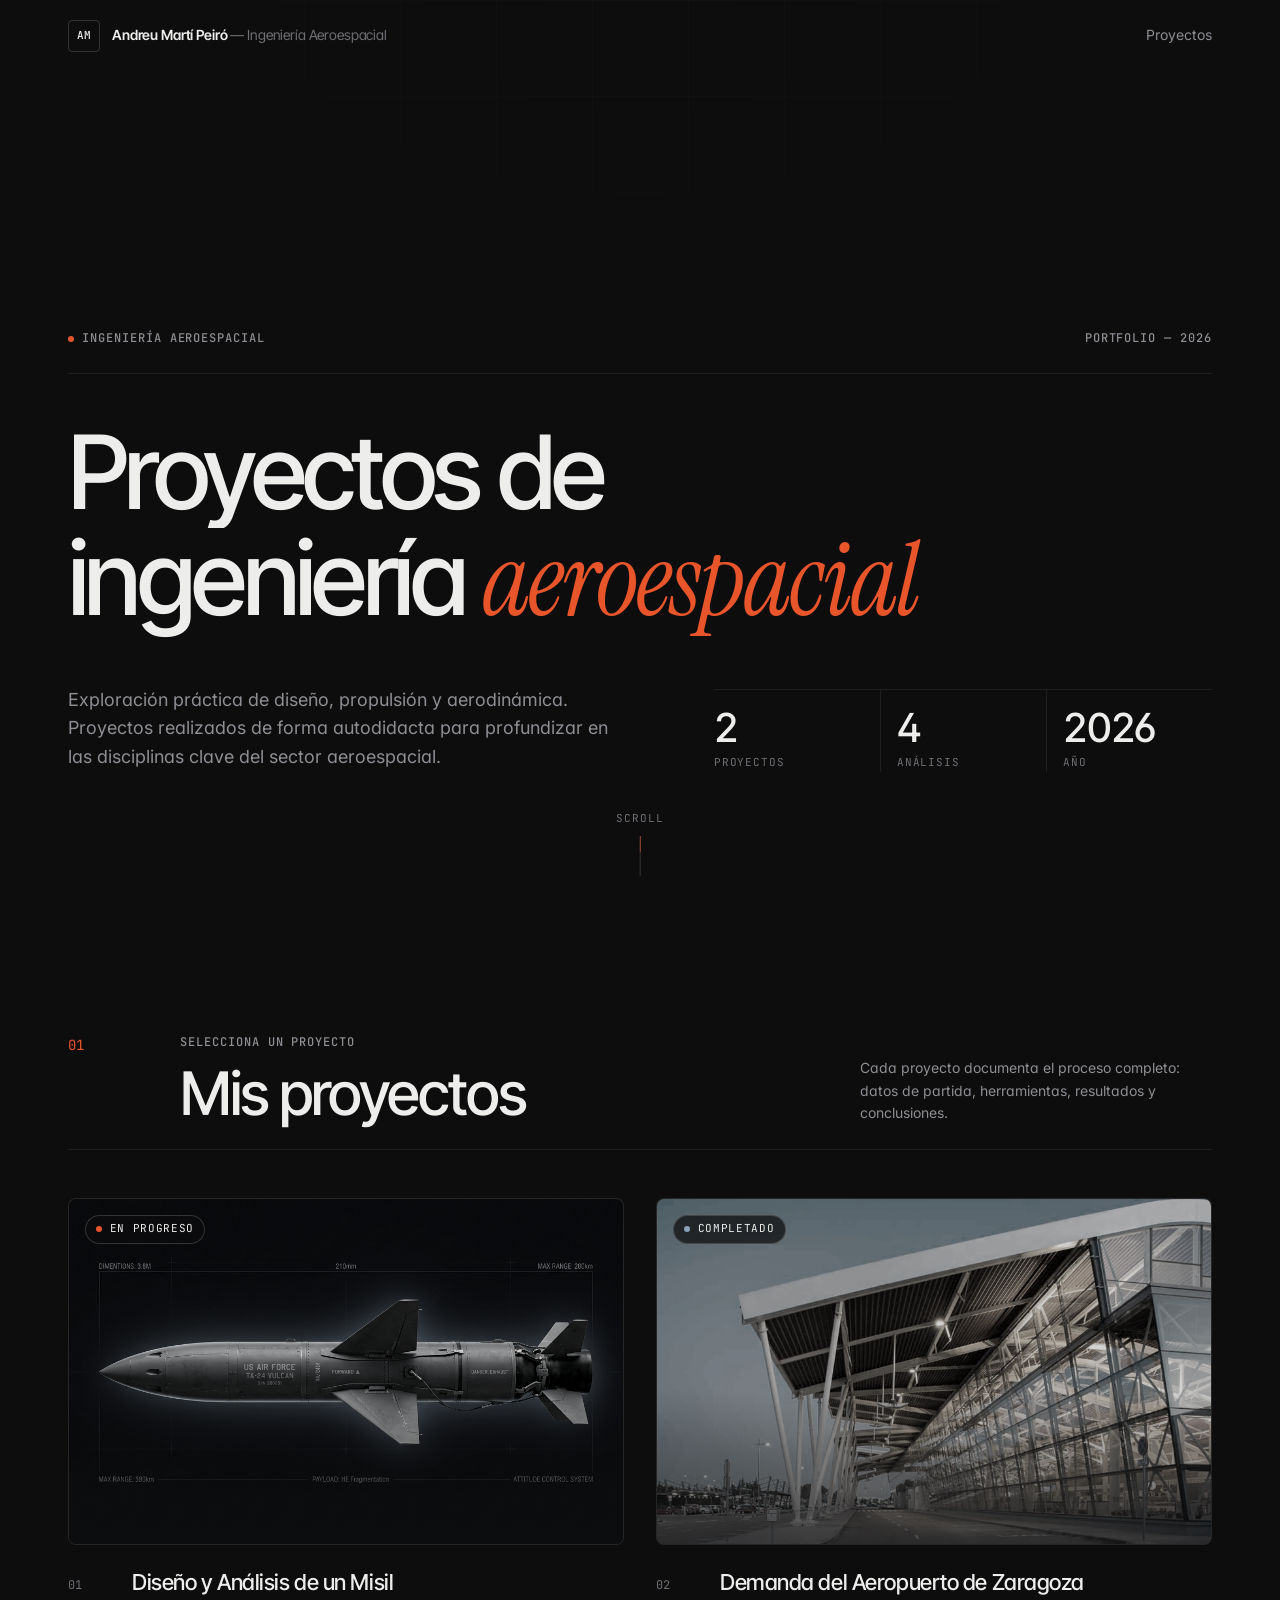
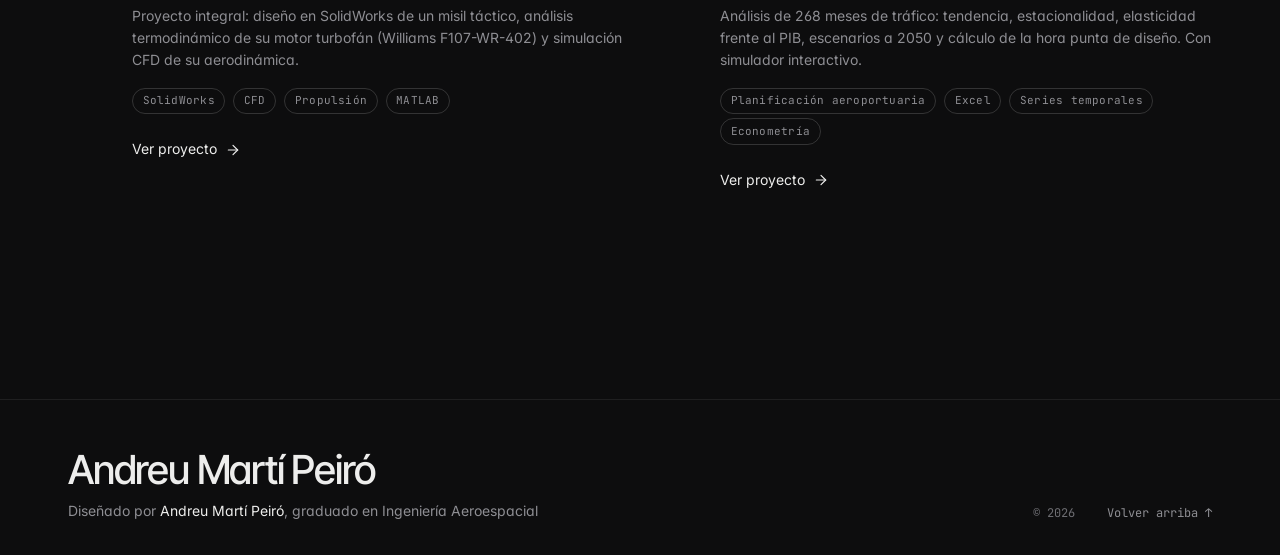
<file: index.html>
<!DOCTYPE html>
<html lang="es">
<head>
  <meta charset="UTF-8" />
  <meta name="viewport" content="width=device-width, initial-scale=1.0" />
  <title>Andreu Martí Peiró — Portfolio de Ingeniería Aeroespacial</title>
  <meta name="description" content="Portfolio de proyectos de ingeniería aeroespacial: diseño CAD, propulsión, aerodinámica y más. Proyectos extracurriculares de un estudiante de ingeniería aeroespacial." />
  <meta name="author" content="Andreu Martí Peiró" />
  <meta name="theme-color" content="#0d0d0e" />
  <meta property="og:title" content="Portfolio Aeroespacial — Andreu Martí Peiró" />
  <meta property="og:description" content="Proyectos de ingeniería aeroespacial: diseño, propulsión y aerodinámica." />
  <meta property="og:type" content="website" />
  <link rel="icon" href="data:image/svg+xml,<svg xmlns='http://www.w3.org/2000/svg' viewBox='0 0 32 32'><rect width='32' height='32' rx='6' fill='%230d0d0e'/><rect x='9' y='9' width='14' height='14' rx='7' fill='%23e8552b'/></svg>" />
  <link rel="preconnect" href="https://fonts.googleapis.com" />
  <link rel="preconnect" href="https://fonts.gstatic.com" crossorigin />
  <script>document.documentElement.classList.add('js');</script>
  <link rel="stylesheet" href="styles.css?v=20261030" />
</head>
<body>

  <div id="app">

    <!-- Navbar -->
    <header class="navbar" id="navbar">
      <div class="container">
        <a href="#/" class="navbar-brand" id="navbar-brand" aria-label="Inicio">
          <span class="brand-mark">AM</span>
          <span>Andreu Martí Peiró <span class="brand-role">— Ingeniería Aeroespacial</span></span>
        </a>
        <button class="navbar-back" id="navbar-back" type="button">
          <svg width="16" height="16" viewBox="0 0 24 24" fill="none" stroke="currentColor" stroke-width="1.75" stroke-linecap="round" stroke-linejoin="round" aria-hidden="true">
            <path d="M19 12H5"/><path d="m12 19-7-7 7-7"/>
          </svg>
          Volver a proyectos
        </button>
        <nav class="navbar-links" aria-label="Secciones">
          <!-- Para un apartado nuevo: añade aquí <a href="#id-del-apartado" class="link-underline">Nombre</a> -->
          <a href="#proyectos" class="link-underline">Proyectos</a>
        </nav>
      </div>
      <div class="scroll-progress" id="scroll-progress"></div>
    </header>

    <!-- ========== Landing View ========== -->
    <main id="landing-view" class="view">

      <!-- Hero -->
      <section class="hero" id="inicio">
        <div class="container">
          <div class="hero-meta">
            <span class="eyebrow"><span class="dot"></span>Ingeniería Aeroespacial</span>
            <span class="eyebrow">Portfolio — 2026</span>
          </div>
          <h1 class="hero-title">
            <span class="line"><span>Proyectos de</span></span>
            <span class="line"><span>ingeniería <em>aeroespacial</em></span></span>
          </h1>
          <div class="hero-bottom">
            <p class="hero-subtitle">
              Exploración práctica de diseño, propulsión y aerodinámica.
              Proyectos realizados de forma autodidacta para profundizar
              en las disciplinas clave del sector aeroespacial.
            </p>
            <div class="hero-stats">
              <div class="hero-stat">
                <div class="hero-stat-value" id="stat-projects">1</div>
                <div class="hero-stat-label">Proyectos</div>
              </div>
              <div class="hero-stat">
                <div class="hero-stat-value" id="stat-sections">4</div>
                <div class="hero-stat-label">Análisis</div>
              </div>
              <div class="hero-stat">
                <div class="hero-stat-value">2026</div>
                <div class="hero-stat-label">Año</div>
              </div>
            </div>
          </div>
        </div>
        <a href="#proyectos" class="hero-scroll">Scroll<span class="hero-scroll-line"></span></a>
      </section>

      <!-- Projects -->
      <section class="section" id="proyectos">
        <div class="container">
          <header class="section-head reveal">
            <span class="section-index">01</span>
            <div>
              <span class="eyebrow">Selecciona un proyecto</span>
              <h2 class="section-title">Mis proyectos</h2>
            </div>
            <p class="section-intro">Cada proyecto documenta el proceso completo: datos de partida, herramientas, resultados y conclusiones.</p>
          </header>
          <div class="projects-grid" id="projects-grid">
            <!-- Cards rendered by app.js -->
          </div>
        </div>
      </section>

      <!--
        Plantilla para un apartado nuevo (ver DESIGN.md):
        <section class="section" id="sobre-mi">
          <div class="container">
            <header class="section-head reveal">
              <span class="section-index">02</span>
              <div>
                <span class="eyebrow">Etiqueta corta</span>
                <h2 class="section-title">Título del apartado</h2>
              </div>
              <p class="section-intro">Una o dos frases de introducción.</p>
            </header>
            … contenido con .reveal …
          </div>
        </section>
      -->

      <footer class="footer">
        <div class="container footer-inner">
          <div>
            <p class="footer-name">Andreu Martí Peiró</p>
            <p class="footer-text">Diseñado por <span class="highlight">Andreu Martí Peiró</span>, graduado en Ingeniería Aeroespacial</p>
          </div>
          <div class="footer-aside">
            <span>© 2026</span>
            <button type="button" class="footer-top link-underline" data-scroll-top>Volver arriba ↑</button>
          </div>
        </div>
      </footer>
    </main>

    <!-- ========== Project View ========== -->
    <main id="project-view" class="project-view view">
      <div class="container">
        <div class="project-hero" id="project-hero">
          <!-- Rendered by app.js -->
        </div>
        <div class="section-tabs" id="section-tabs" role="tablist">
          <!-- Rendered by app.js -->
        </div>
        <div id="section-content">
          <!-- Rendered by app.js -->
        </div>
      </div>
      <footer class="footer">
        <div class="container footer-inner">
          <div>
            <p class="footer-name">Andreu Martí Peiró</p>
            <p class="footer-text">Diseñado por <span class="highlight">Andreu Martí Peiró</span>, graduado en Ingeniería Aeroespacial</p>
          </div>
          <div class="footer-aside">
            <span>© 2026</span>
            <button type="button" class="footer-top link-underline" data-scroll-top>Volver arriba ↑</button>
          </div>
        </div>
      </footer>
    </main>

  </div>

  <!-- Scripts -->
  <script src="https://cdn.plot.ly/plotly-2.35.0.min.js" charset="utf-8"></script>
  <script src="parametric-data.js?v=20261030"></script>
  <script src="projects.js?v=20261030"></script>
  <script src="zaragoza-data.js?v=20261030"></script>
  <script src="zaragoza.js?v=20261030"></script>
  <script src="app.js?v=20261030"></script>
</body>
</html>
</file>
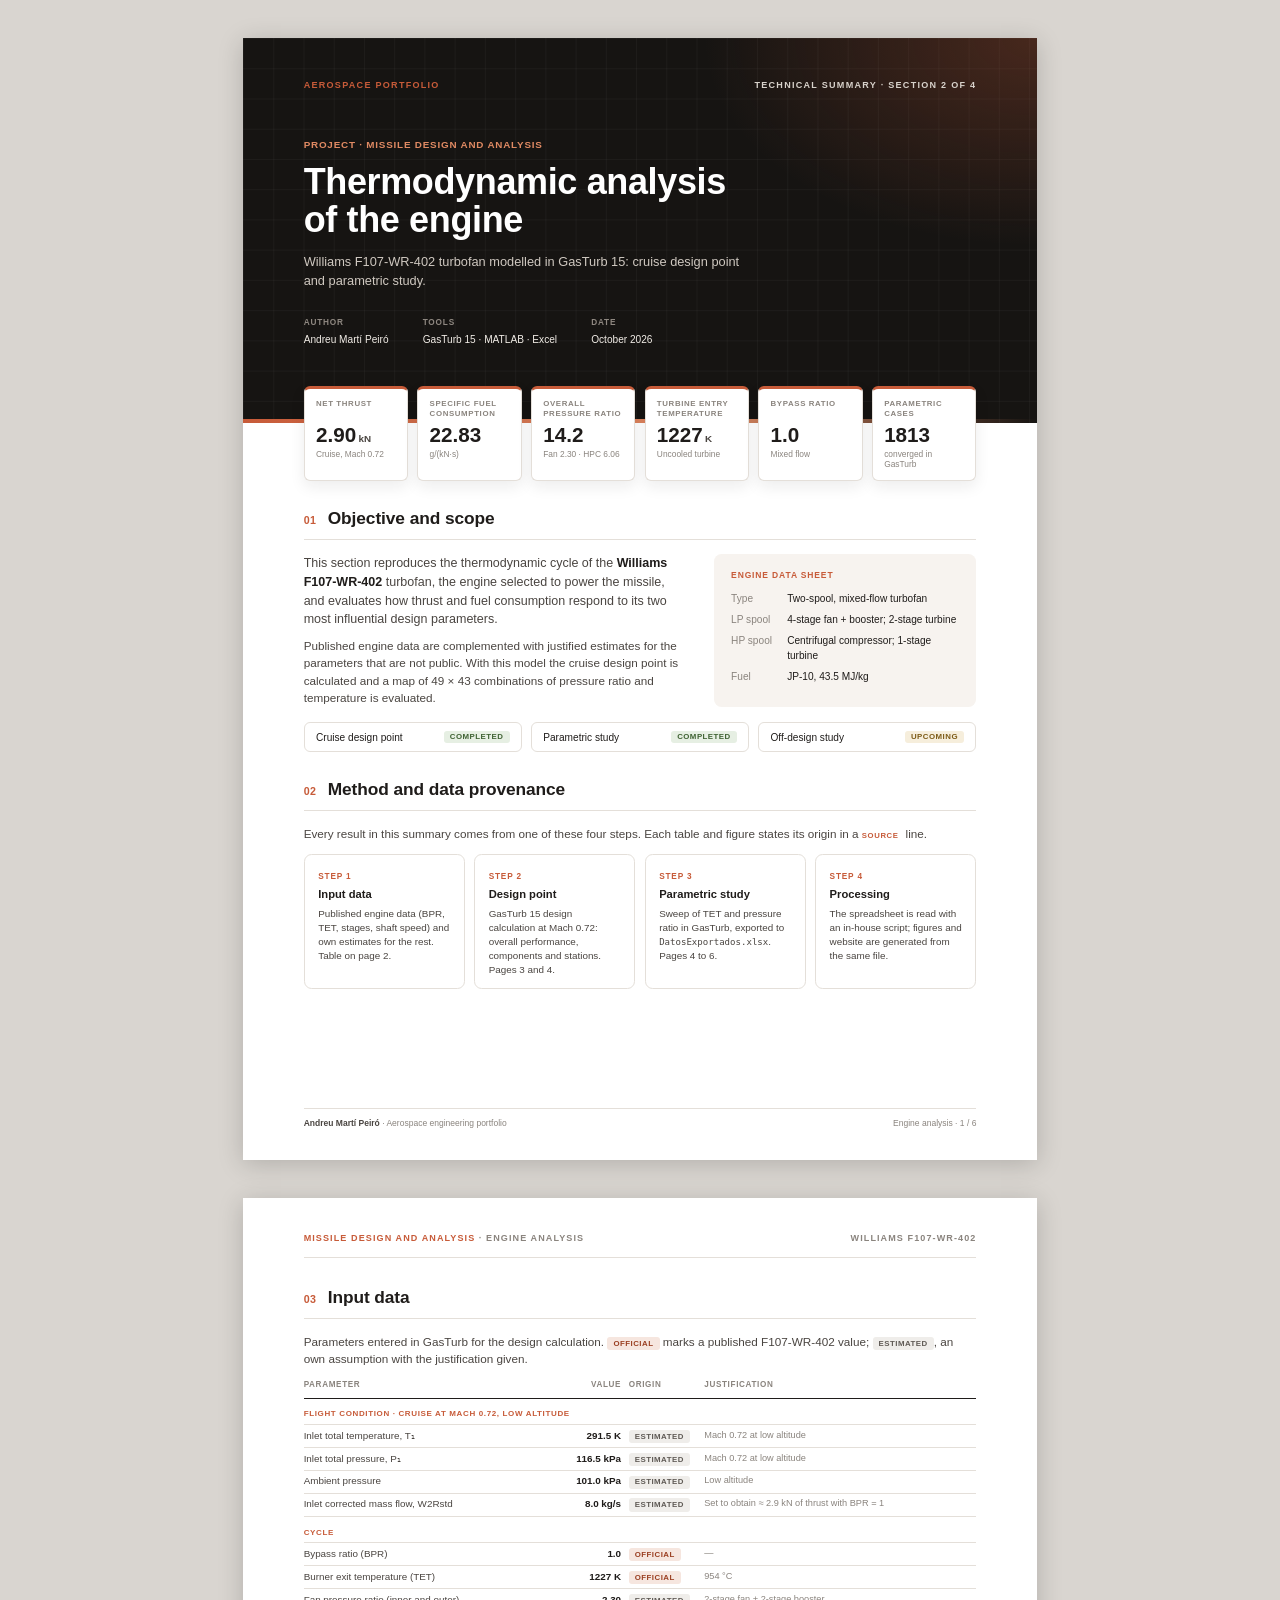
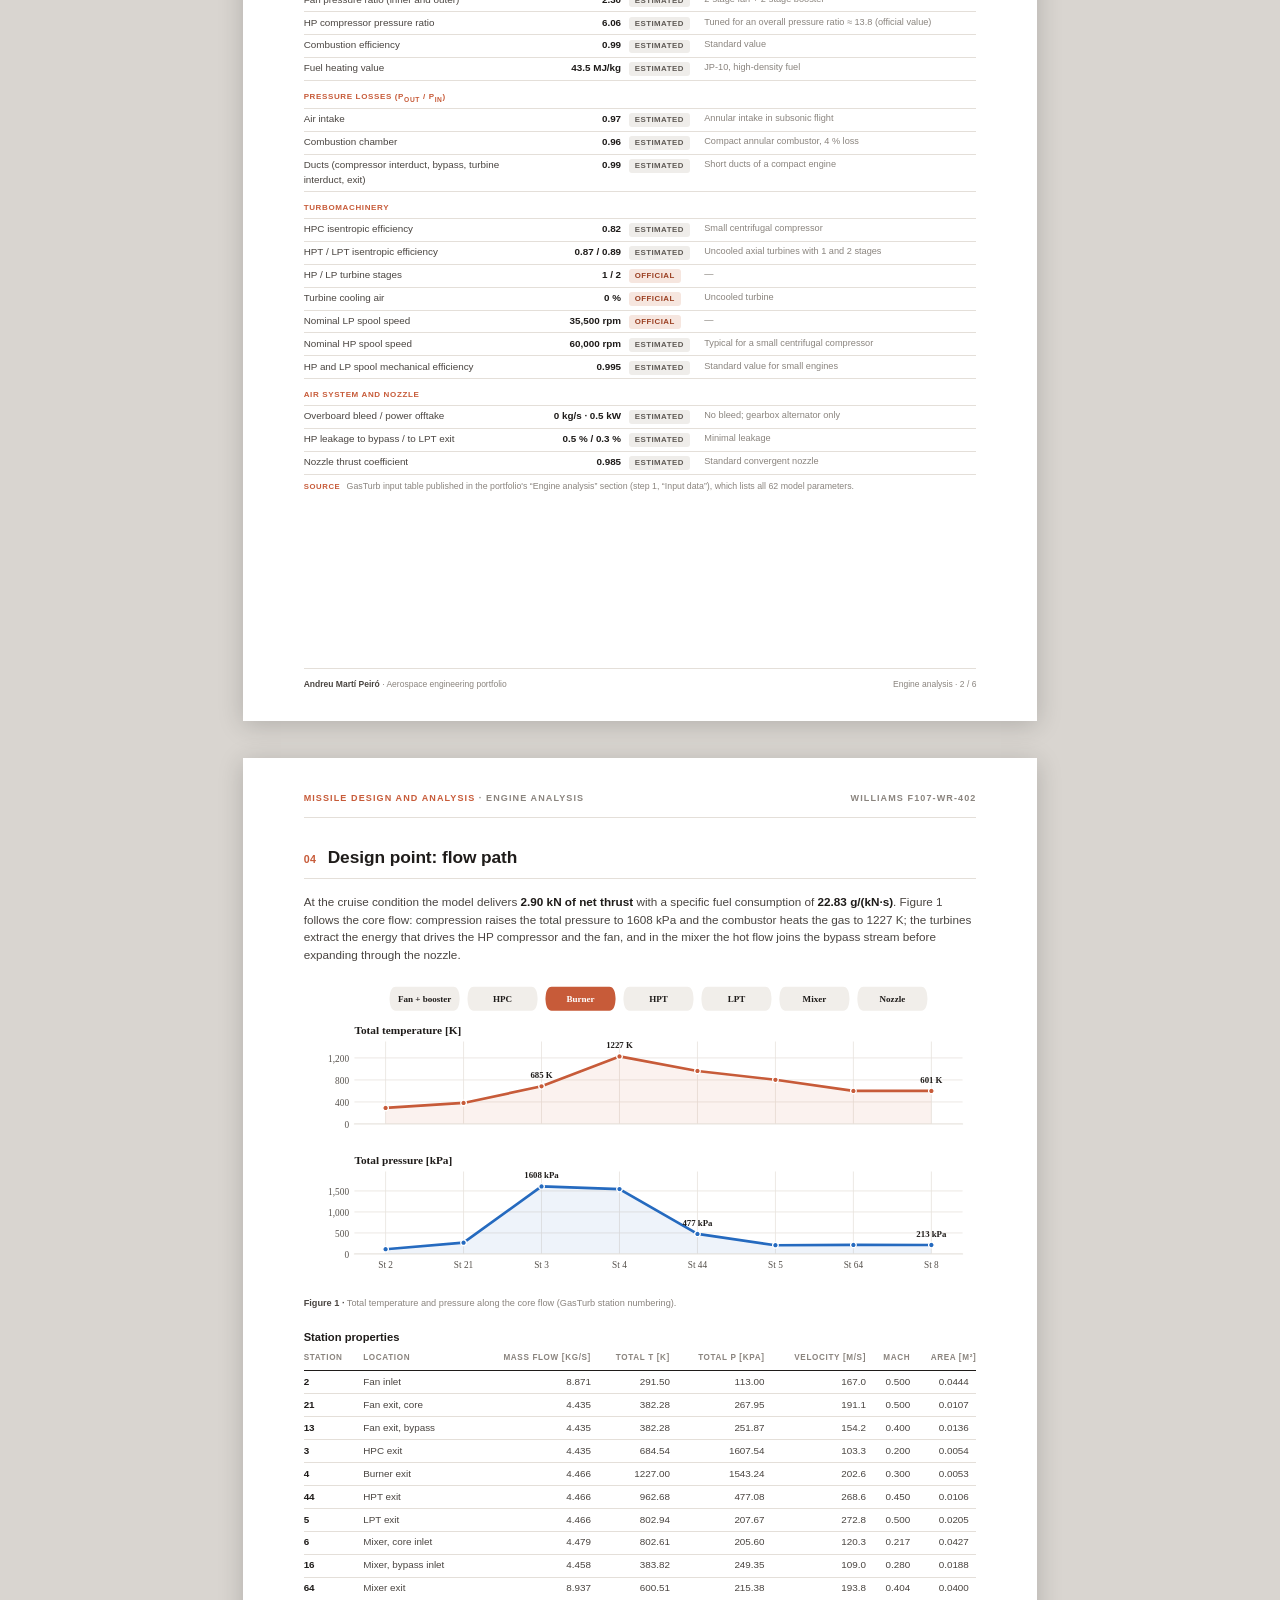
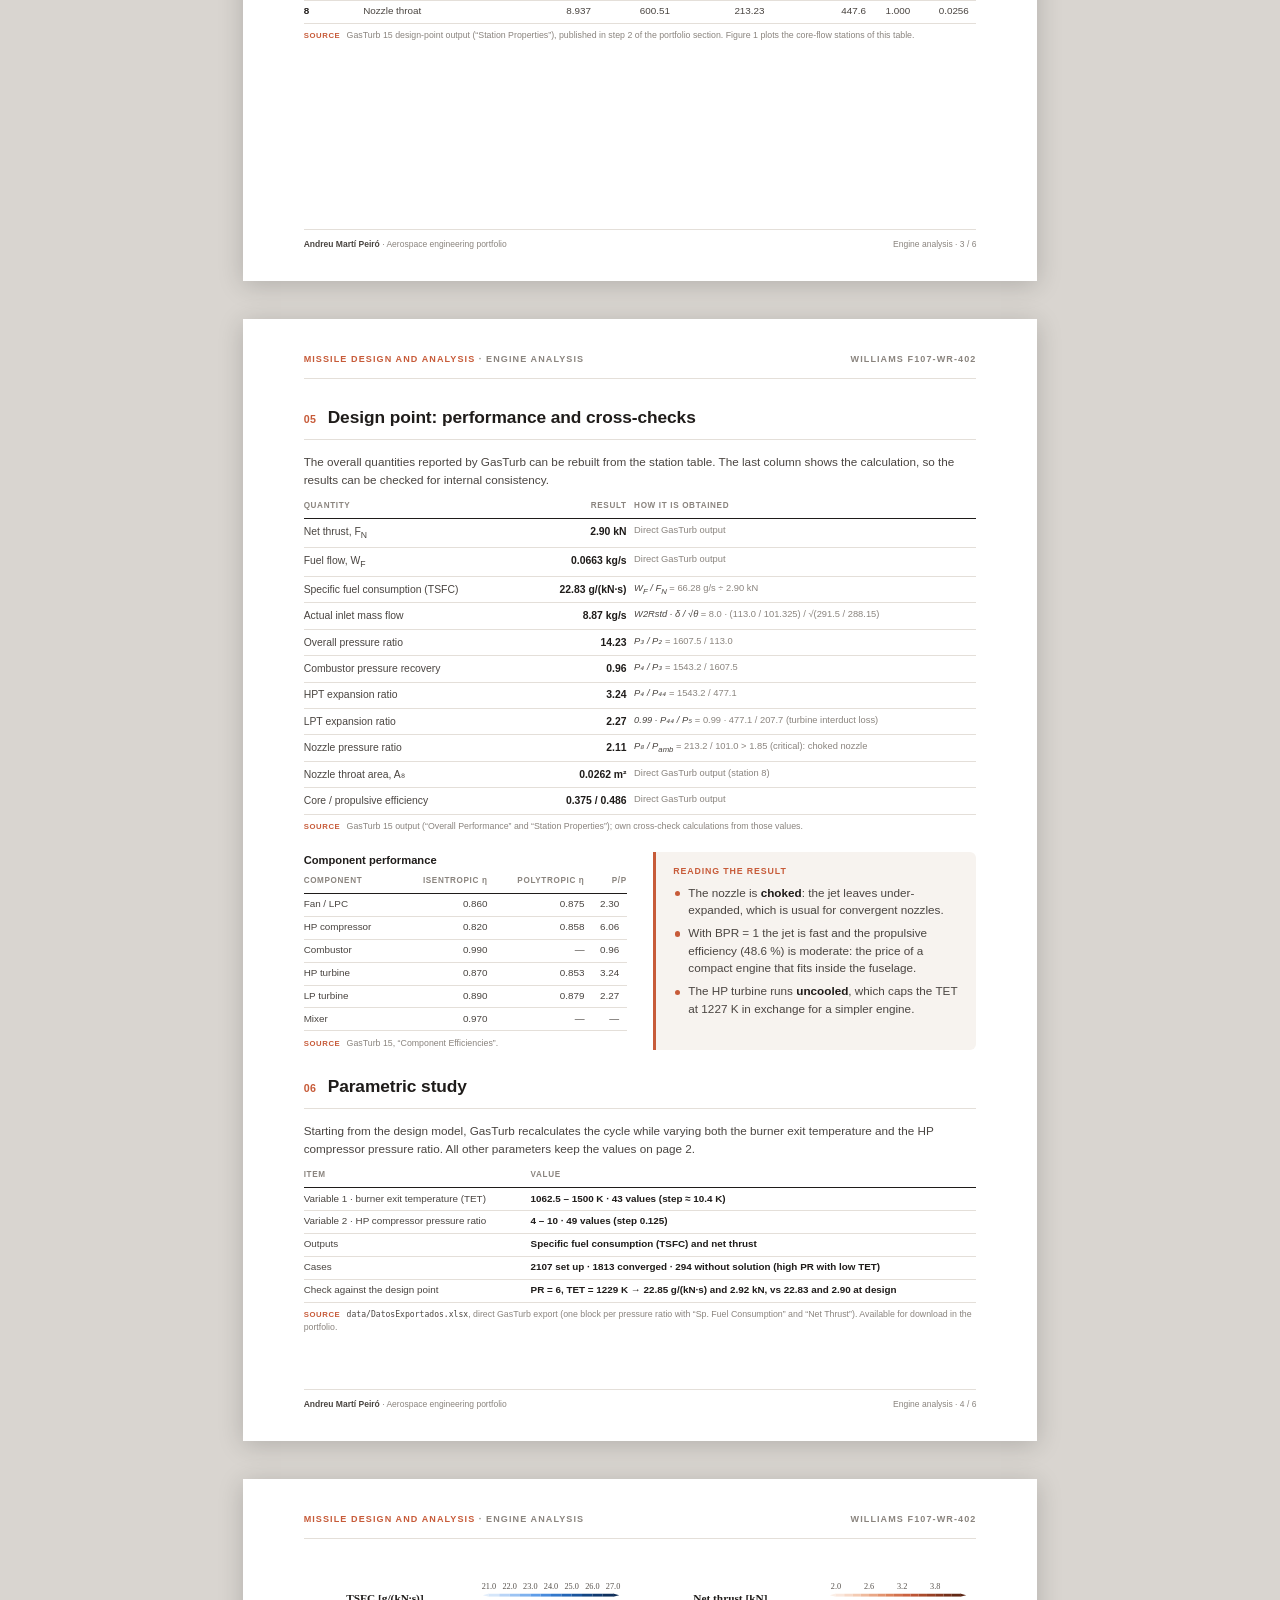
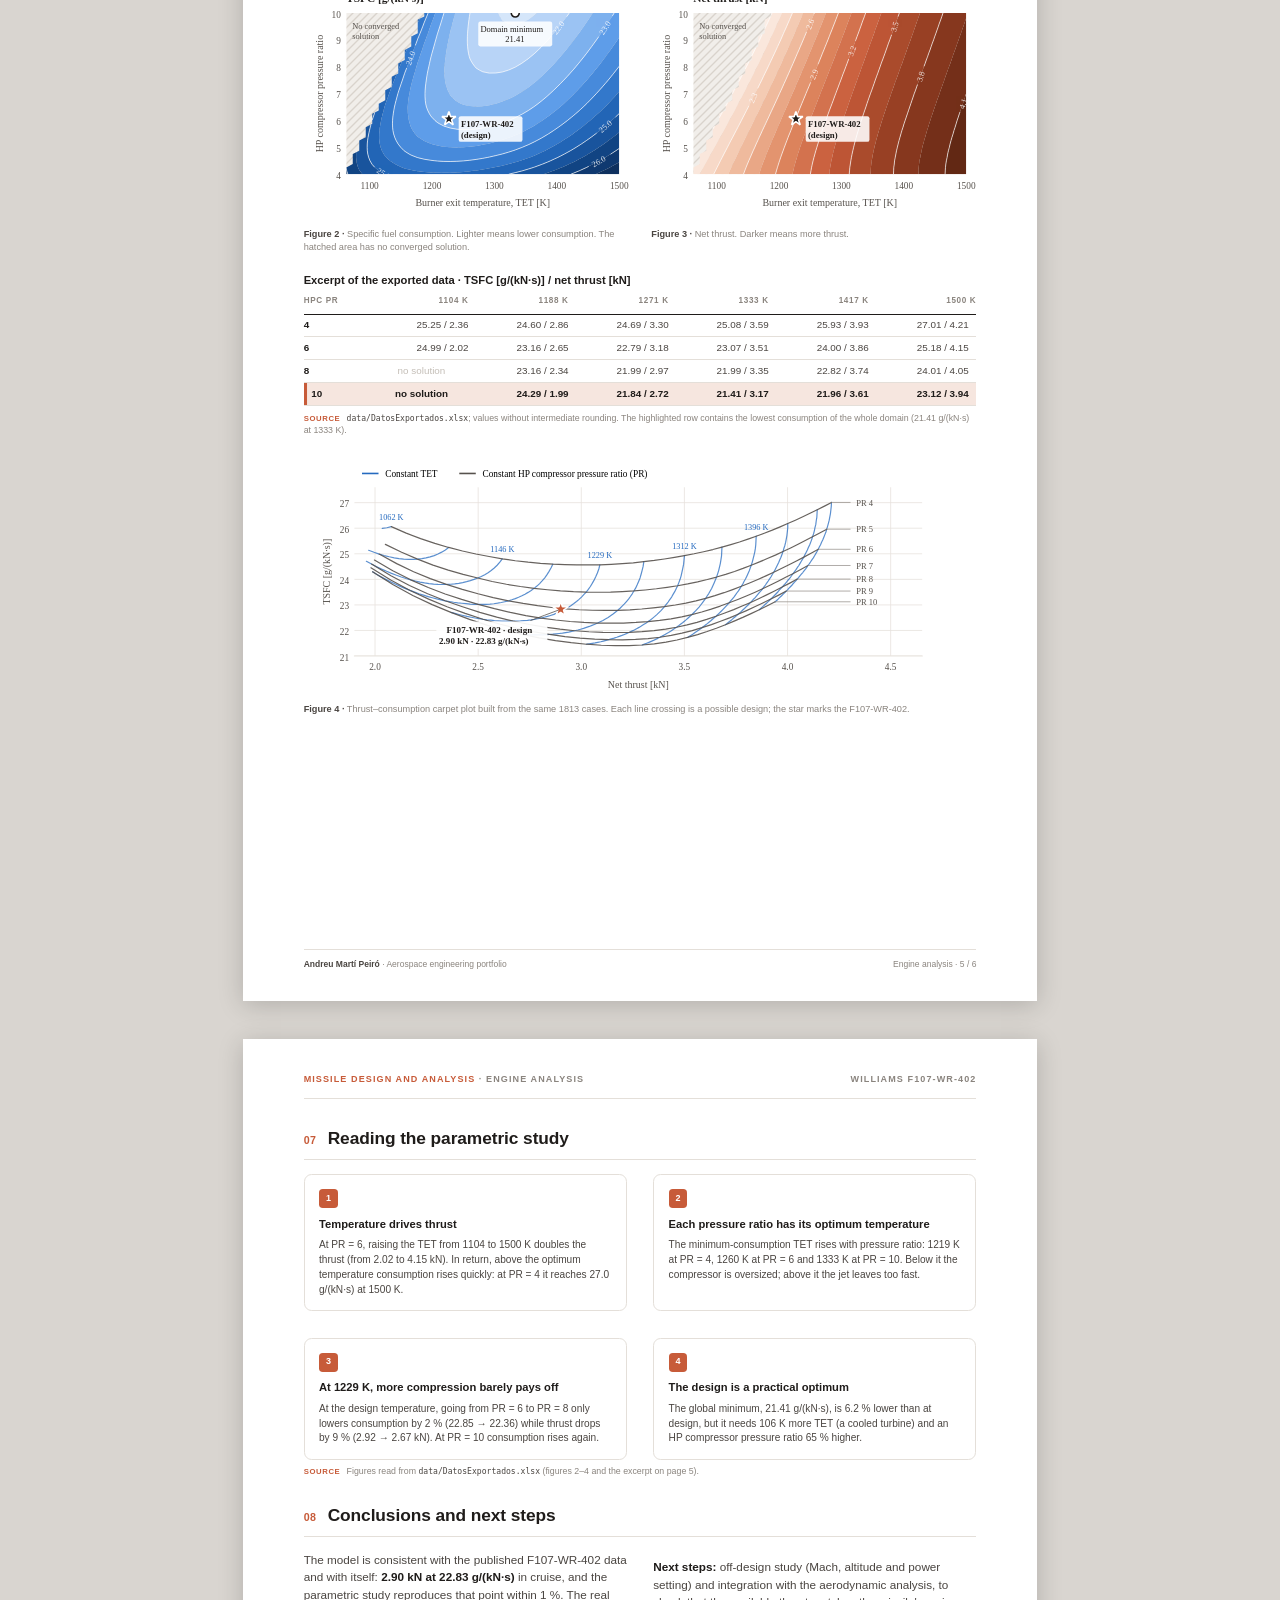
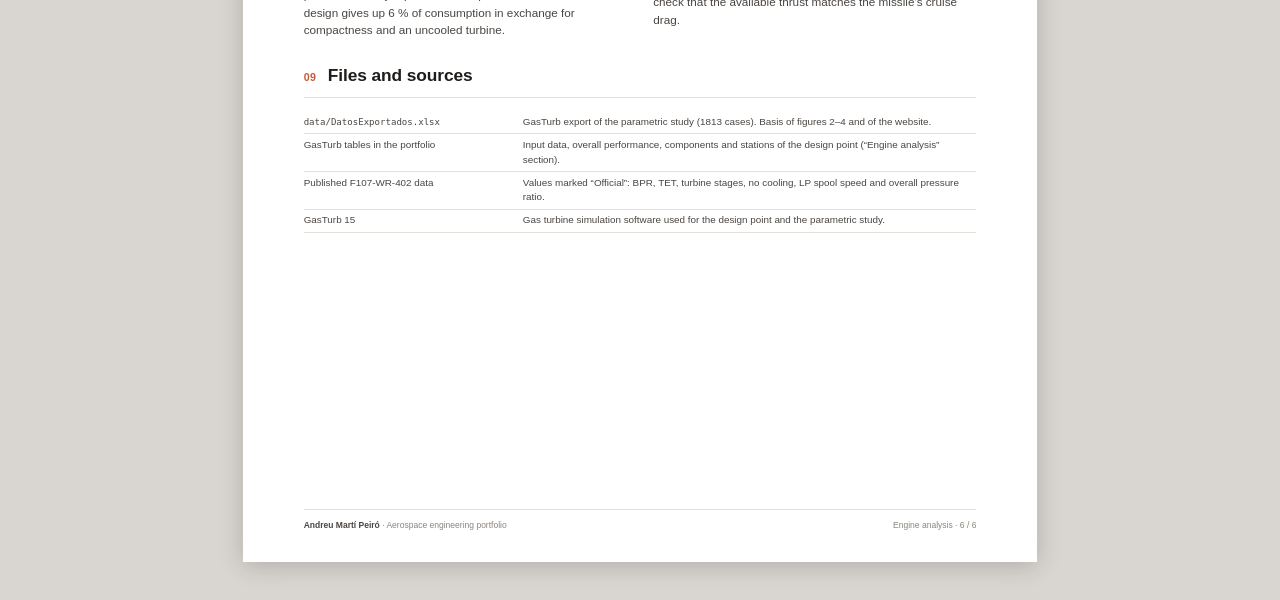
<file: tools/resumenes/motor_en.html>
<!DOCTYPE html>
<html lang="en">
<head>
  <meta charset="UTF-8" />
  <title>Summary — Thermodynamic analysis of the F107-WR-402 engine</title>
  <meta name="author" content="Andreu Martí Peiró" />
  <link rel="stylesheet" href="resumen.css" />
</head>
<body>

<!-- ===================== Page 1 ===================== -->
<div class="page">
  <header class="band">
    <div class="band-top">
      <span class="brand">Aerospace portfolio</span>
      <span>Technical summary · Section 2 of 4</span>
    </div>
    <div class="band-body">
      <p class="kicker">Project · Missile design and analysis</p>
      <h1>Thermodynamic analysis of the engine</h1>
      <p class="subtitle">Williams F107-WR-402 turbofan modelled in GasTurb&nbsp;15: cruise design point and parametric study.</p>
      <div class="band-meta">
        <div><span>Author</span>Andreu Martí Peiró</div>
        <div><span>Tools</span>GasTurb 15 · MATLAB · Excel</div>
        <div><span>Date</span>October 2026</div>
      </div>
    </div>
  </header>

  <div class="kpis">
    <div class="kpi"><div class="kpi-label">Net thrust</div><div class="kpi-value">2.90<small>kN</small></div><div class="kpi-note">Cruise, Mach 0.72</div></div>
    <div class="kpi"><div class="kpi-label">Specific fuel consumption</div><div class="kpi-value">22.83</div><div class="kpi-note">g/(kN·s)</div></div>
    <div class="kpi"><div class="kpi-label">Overall pressure ratio</div><div class="kpi-value">14.2</div><div class="kpi-note">Fan 2.30 · HPC 6.06</div></div>
    <div class="kpi"><div class="kpi-label">Turbine entry temperature</div><div class="kpi-value">1227<small>K</small></div><div class="kpi-note">Uncooled turbine</div></div>
    <div class="kpi"><div class="kpi-label">Bypass ratio</div><div class="kpi-value">1.0</div><div class="kpi-note">Mixed flow</div></div>
    <div class="kpi"><div class="kpi-label">Parametric cases</div><div class="kpi-value">1813</div><div class="kpi-note">converged in GasTurb</div></div>
  </div>

  <div class="content">
    <section>
      <div class="sec-head"><span class="sec-num">01</span><h2>Objective and scope</h2></div>
      <div class="grid-60">
        <div>
          <p class="lead">This section reproduces the thermodynamic cycle of the <strong>Williams F107-WR-402</strong> turbofan, the engine selected to power the missile, and evaluates how thrust and fuel consumption respond to its two most influential design parameters.</p>
          <p>Published engine data are complemented with justified estimates for the parameters that are not public. With this model the cruise design point is calculated and a map of 49 × 43 combinations of pressure ratio and temperature is evaluated.</p>
        </div>
        <aside class="card">
          <h3>Engine data sheet</h3>
          <dl class="spec">
            <dt>Type</dt><dd>Two-spool, mixed-flow turbofan</dd>
            <dt>LP spool</dt><dd>4-stage fan + booster; 2-stage turbine</dd>
            <dt>HP spool</dt><dd>Centrifugal compressor; 1-stage turbine</dd>
            <dt>Fuel</dt><dd>JP-10, 43.5 MJ/kg</dd>
          </dl>
        </aside>
      </div>
      <ul class="scope">
        <li>Cruise design point <span class="tag ok">Completed</span></li>
        <li>Parametric study <span class="tag ok">Completed</span></li>
        <li>Off-design study <span class="tag wip">Upcoming</span></li>
      </ul>
    </section>

    <section>
      <div class="sec-head"><span class="sec-num">02</span><h2>Method and data provenance</h2></div>
      <p>Every result in this summary comes from one of these four steps. Each table and figure states its origin in a <span class="src" style="display:inline"><b>Source</b></span> line.</p>
      <div class="chain c3 mt-s" style="grid-template-columns: repeat(4, 1fr)">
        <div class="step"><span class="n">Step 1</span><h3>Input data</h3><p>Published engine data (BPR, TET, stages, shaft speed) and own estimates for the rest. Table on page 2.</p></div>
        <div class="step"><span class="n">Step 2</span><h3>Design point</h3><p>GasTurb 15 design calculation at Mach 0.72: overall performance, components and stations. Pages 3 and 4.</p></div>
        <div class="step"><span class="n">Step 3</span><h3>Parametric study</h3><p>Sweep of TET and pressure ratio in GasTurb, exported to <code>DatosExportados.xlsx</code>. Pages 4 to 6.</p></div>
        <div class="step"><span class="n">Step 4</span><h3>Processing</h3><p>The spreadsheet is read with an in-house script; figures and website are generated from the same file.</p></div>
      </div>
    </section>
  </div>

  <footer class="foot"><span><b>Andreu Martí Peiró</b> · Aerospace engineering portfolio</span><span>Engine analysis · 1 / 6</span></footer>
</div>

<!-- ===================== Page 2 ===================== -->
<div class="page">
  <div class="running"><span><b>Missile design and analysis</b> · Engine analysis</span><span>Williams F107-WR-402</span></div>
  <div class="running-rule"></div>

  <div class="content">
    <section style="margin-top:0">
      <div class="sec-head"><span class="sec-num">03</span><h2>Input data</h2></div>
      <p>Parameters entered in GasTurb for the design calculation. <span class="tag oficial">Official</span> marks a published F107-WR-402 value; <span class="tag estimado">Estimated</span>, an own assumption with the justification given.</p>
      <table class="compact mt-s">
        <thead><tr><th style="width:62mm">Parameter</th><th class="num" style="width:24mm">Value</th><th style="width:20mm">Origin</th><th>Justification</th></tr></thead>
        <tbody>
          <tr class="group"><td colspan="4">Flight condition · cruise at Mach 0.72, low altitude</td></tr>
          <tr><td>Inlet total temperature, T₁</td><td class="num strong">291.5 K</td><td><span class="tag estimado">Estimated</span></td><td class="just">Mach 0.72 at low altitude</td></tr>
          <tr><td>Inlet total pressure, P₁</td><td class="num strong">116.5 kPa</td><td><span class="tag estimado">Estimated</span></td><td class="just">Mach 0.72 at low altitude</td></tr>
          <tr><td>Ambient pressure</td><td class="num strong">101.0 kPa</td><td><span class="tag estimado">Estimated</span></td><td class="just">Low altitude</td></tr>
          <tr><td>Inlet corrected mass flow, W2Rstd</td><td class="num strong">8.0 kg/s</td><td><span class="tag estimado">Estimated</span></td><td class="just">Set to obtain ≈ 2.9 kN of thrust with BPR = 1</td></tr>
          <tr class="group"><td colspan="4">Cycle</td></tr>
          <tr><td>Bypass ratio (BPR)</td><td class="num strong">1.0</td><td><span class="tag oficial">Official</span></td><td class="just">—</td></tr>
          <tr><td>Burner exit temperature (TET)</td><td class="num strong">1227 K</td><td><span class="tag oficial">Official</span></td><td class="just">954 °C</td></tr>
          <tr><td>Fan pressure ratio (inner and outer)</td><td class="num strong">2.30</td><td><span class="tag estimado">Estimated</span></td><td class="just">2-stage fan + 2-stage booster</td></tr>
          <tr><td>HP compressor pressure ratio</td><td class="num strong">6.06</td><td><span class="tag estimado">Estimated</span></td><td class="just">Tuned for an overall pressure ratio ≈ 13.8 (official value)</td></tr>
          <tr><td>Combustion efficiency</td><td class="num strong">0.99</td><td><span class="tag estimado">Estimated</span></td><td class="just">Standard value</td></tr>
          <tr><td>Fuel heating value</td><td class="num strong">43.5 MJ/kg</td><td><span class="tag estimado">Estimated</span></td><td class="just">JP-10, high-density fuel</td></tr>
          <tr class="group"><td colspan="4">Pressure losses (P<sub>out</sub> / P<sub>in</sub>)</td></tr>
          <tr><td>Air intake</td><td class="num strong">0.97</td><td><span class="tag estimado">Estimated</span></td><td class="just">Annular intake in subsonic flight</td></tr>
          <tr><td>Combustion chamber</td><td class="num strong">0.96</td><td><span class="tag estimado">Estimated</span></td><td class="just">Compact annular combustor, 4&nbsp;% loss</td></tr>
          <tr><td>Ducts (compressor interduct, bypass, turbine interduct, exit)</td><td class="num strong">0.99</td><td><span class="tag estimado">Estimated</span></td><td class="just">Short ducts of a compact engine</td></tr>
          <tr class="group"><td colspan="4">Turbomachinery</td></tr>
          <tr><td>HPC isentropic efficiency</td><td class="num strong">0.82</td><td><span class="tag estimado">Estimated</span></td><td class="just">Small centrifugal compressor</td></tr>
          <tr><td>HPT / LPT isentropic efficiency</td><td class="num strong">0.87 / 0.89</td><td><span class="tag estimado">Estimated</span></td><td class="just">Uncooled axial turbines with 1 and 2 stages</td></tr>
          <tr><td>HP / LP turbine stages</td><td class="num strong">1 / 2</td><td><span class="tag oficial">Official</span></td><td class="just">—</td></tr>
          <tr><td>Turbine cooling air</td><td class="num strong">0&nbsp;%</td><td><span class="tag oficial">Official</span></td><td class="just">Uncooled turbine</td></tr>
          <tr><td>Nominal LP spool speed</td><td class="num strong">35,500 rpm</td><td><span class="tag oficial">Official</span></td><td class="just">—</td></tr>
          <tr><td>Nominal HP spool speed</td><td class="num strong">60,000 rpm</td><td><span class="tag estimado">Estimated</span></td><td class="just">Typical for a small centrifugal compressor</td></tr>
          <tr><td>HP and LP spool mechanical efficiency</td><td class="num strong">0.995</td><td><span class="tag estimado">Estimated</span></td><td class="just">Standard value for small engines</td></tr>
          <tr class="group"><td colspan="4">Air system and nozzle</td></tr>
          <tr><td>Overboard bleed / power offtake</td><td class="num strong">0 kg/s · 0.5 kW</td><td><span class="tag estimado">Estimated</span></td><td class="just">No bleed; gearbox alternator only</td></tr>
          <tr><td>HP leakage to bypass / to LPT exit</td><td class="num strong">0.5&nbsp;% / 0.3&nbsp;%</td><td><span class="tag estimado">Estimated</span></td><td class="just">Minimal leakage</td></tr>
          <tr><td>Nozzle thrust coefficient</td><td class="num strong">0.985</td><td><span class="tag estimado">Estimated</span></td><td class="just">Standard convergent nozzle</td></tr>
        </tbody>
      </table>
      <p class="src"><b>Source</b> GasTurb input table published in the portfolio's “Engine analysis” section (step 1, “Input data”), which lists all 62 model parameters.</p>
    </section>
  </div>

  <footer class="foot"><span><b>Andreu Martí Peiró</b> · Aerospace engineering portfolio</span><span>Engine analysis · 2 / 6</span></footer>
</div>

<!-- ===================== Page 3 ===================== -->
<div class="page">
  <div class="running"><span><b>Missile design and analysis</b> · Engine analysis</span><span>Williams F107-WR-402</span></div>
  <div class="running-rule"></div>

  <div class="content">
    <section style="margin-top:0">
      <div class="sec-head"><span class="sec-num">04</span><h2>Design point: flow path</h2></div>
      <p>At the cruise condition the model delivers <strong>2.90 kN of net thrust</strong> with a specific fuel consumption of <strong>22.83 g/(kN·s)</strong>. Figure 1 follows the core flow: compression raises the total pressure to 1608 kPa and the combustor heats the gas to 1227 K; the turbines extract the energy that drives the HP compressor and the fan, and in the mixer the hot flow joins the bypass stream before expanding through the nozzle.</p>

      <figure class="mt-s">
        <img src="graficos/motor_estaciones_en.svg" alt="Total temperature and pressure by station" />
        <figcaption><b>Figure 1 ·</b> Total temperature and pressure along the core flow (GasTurb station numbering).</figcaption>
      </figure>

      <h3 class="sub">Station properties</h3>
      <table class="compact">
        <thead><tr><th>Station</th><th>Location</th><th class="num">Mass flow [kg/s]</th><th class="num">Total T [K]</th><th class="num">Total P [kPa]</th><th class="num">Velocity [m/s]</th><th class="num">Mach</th><th class="num">Area [m²]</th></tr></thead>
        <tbody>
          <tr><td class="strong">2</td><td>Fan inlet</td><td class="num">8.871</td><td class="num">291.50</td><td class="num">113.00</td><td class="num">167.0</td><td class="num">0.500</td><td class="num">0.0444</td></tr>
          <tr><td class="strong">21</td><td>Fan exit, core</td><td class="num">4.435</td><td class="num">382.28</td><td class="num">267.95</td><td class="num">191.1</td><td class="num">0.500</td><td class="num">0.0107</td></tr>
          <tr><td class="strong">13</td><td>Fan exit, bypass</td><td class="num">4.435</td><td class="num">382.28</td><td class="num">251.87</td><td class="num">154.2</td><td class="num">0.400</td><td class="num">0.0136</td></tr>
          <tr><td class="strong">3</td><td>HPC exit</td><td class="num">4.435</td><td class="num">684.54</td><td class="num">1607.54</td><td class="num">103.3</td><td class="num">0.200</td><td class="num">0.0054</td></tr>
          <tr><td class="strong">4</td><td>Burner exit</td><td class="num">4.466</td><td class="num">1227.00</td><td class="num">1543.24</td><td class="num">202.6</td><td class="num">0.300</td><td class="num">0.0053</td></tr>
          <tr><td class="strong">44</td><td>HPT exit</td><td class="num">4.466</td><td class="num">962.68</td><td class="num">477.08</td><td class="num">268.6</td><td class="num">0.450</td><td class="num">0.0106</td></tr>
          <tr><td class="strong">5</td><td>LPT exit</td><td class="num">4.466</td><td class="num">802.94</td><td class="num">207.67</td><td class="num">272.8</td><td class="num">0.500</td><td class="num">0.0205</td></tr>
          <tr><td class="strong">6</td><td>Mixer, core inlet</td><td class="num">4.479</td><td class="num">802.61</td><td class="num">205.60</td><td class="num">120.3</td><td class="num">0.217</td><td class="num">0.0427</td></tr>
          <tr><td class="strong">16</td><td>Mixer, bypass inlet</td><td class="num">4.458</td><td class="num">383.82</td><td class="num">249.35</td><td class="num">109.0</td><td class="num">0.280</td><td class="num">0.0188</td></tr>
          <tr><td class="strong">64</td><td>Mixer exit</td><td class="num">8.937</td><td class="num">600.51</td><td class="num">215.38</td><td class="num">193.8</td><td class="num">0.404</td><td class="num">0.0400</td></tr>
          <tr><td class="strong">8</td><td>Nozzle throat</td><td class="num">8.937</td><td class="num">600.51</td><td class="num">213.23</td><td class="num">447.6</td><td class="num">1.000</td><td class="num">0.0256</td></tr>
        </tbody>
      </table>
      <p class="src"><b>Source</b> GasTurb 15 design-point output (“Station Properties”), published in step 2 of the portfolio section. Figure 1 plots the core-flow stations of this table.</p>
    </section>
  </div>

  <footer class="foot"><span><b>Andreu Martí Peiró</b> · Aerospace engineering portfolio</span><span>Engine analysis · 3 / 6</span></footer>
</div>

<!-- ===================== Page 4 ===================== -->
<div class="page">
  <div class="running"><span><b>Missile design and analysis</b> · Engine analysis</span><span>Williams F107-WR-402</span></div>
  <div class="running-rule"></div>

  <div class="content">
    <section style="margin-top:0">
      <div class="sec-head"><span class="sec-num">05</span><h2>Design point: performance and cross-checks</h2></div>
      <p>The overall quantities reported by GasTurb can be rebuilt from the station table. The last column shows the calculation, so the results can be checked for internal consistency.</p>
      <table class="mt-s">
        <thead><tr><th>Quantity</th><th class="num">Result</th><th>How it is obtained</th></tr></thead>
        <tbody>
          <tr><td>Net thrust, F<sub>N</sub></td><td class="num strong">2.90 kN</td><td class="calc">Direct GasTurb output</td></tr>
          <tr><td>Fuel flow, W<sub>F</sub></td><td class="num strong">0.0663 kg/s</td><td class="calc">Direct GasTurb output</td></tr>
          <tr><td>Specific fuel consumption (TSFC)</td><td class="num strong">22.83 g/(kN·s)</td><td class="calc"><i>W<sub>F</sub> / F<sub>N</sub></i> = 66.28 g/s ÷ 2.90 kN</td></tr>
          <tr><td>Actual inlet mass flow</td><td class="num strong">8.87 kg/s</td><td class="calc"><i>W2Rstd · δ / √θ</i> = 8.0 · (113.0 / 101.325) / √(291.5 / 288.15)</td></tr>
          <tr><td>Overall pressure ratio</td><td class="num strong">14.23</td><td class="calc"><i>P₃ / P₂</i> = 1607.5 / 113.0</td></tr>
          <tr><td>Combustor pressure recovery</td><td class="num strong">0.96</td><td class="calc"><i>P₄ / P₃</i> = 1543.2 / 1607.5</td></tr>
          <tr><td>HPT expansion ratio</td><td class="num strong">3.24</td><td class="calc"><i>P₄ / P₄₄</i> = 1543.2 / 477.1</td></tr>
          <tr><td>LPT expansion ratio</td><td class="num strong">2.27</td><td class="calc"><i>0.99 · P₄₄ / P₅</i> = 0.99 · 477.1 / 207.7 (turbine interduct loss)</td></tr>
          <tr><td>Nozzle pressure ratio</td><td class="num strong">2.11</td><td class="calc"><i>P₈ / P<sub>amb</sub></i> = 213.2 / 101.0 &gt; 1.85 (critical): choked nozzle</td></tr>
          <tr><td>Nozzle throat area, A₈</td><td class="num strong">0.0262 m²</td><td class="calc">Direct GasTurb output (station 8)</td></tr>
          <tr><td>Core / propulsive efficiency</td><td class="num strong">0.375 / 0.486</td><td class="calc">Direct GasTurb output</td></tr>
        </tbody>
      </table>
      <p class="src"><b>Source</b> GasTurb 15 output (“Overall Performance” and “Station Properties”); own cross-check calculations from those values.</p>

      <div class="grid-2 mt-m">
        <div>
          <h3>Component performance</h3>
          <table class="compact">
            <thead><tr><th>Component</th><th class="num">Isentropic <span class="nt">η</span></th><th class="num">Polytropic <span class="nt">η</span></th><th class="num">P/P</th></tr></thead>
            <tbody>
              <tr><td>Fan / LPC</td><td class="num">0.860</td><td class="num">0.875</td><td class="num">2.30</td></tr>
              <tr><td>HP compressor</td><td class="num">0.820</td><td class="num">0.858</td><td class="num">6.06</td></tr>
              <tr><td>Combustor</td><td class="num">0.990</td><td class="num">—</td><td class="num">0.96</td></tr>
              <tr><td>HP turbine</td><td class="num">0.870</td><td class="num">0.853</td><td class="num">3.24</td></tr>
              <tr><td>LP turbine</td><td class="num">0.890</td><td class="num">0.879</td><td class="num">2.27</td></tr>
              <tr><td>Mixer</td><td class="num">0.970</td><td class="num">—</td><td class="num">—</td></tr>
            </tbody>
          </table>
          <p class="src"><b>Source</b> GasTurb 15, “Component Efficiencies”.</p>
        </div>
        <div class="callout">
          <h3>Reading the result</h3>
          <ul class="dots">
            <li>The nozzle is <strong>choked</strong>: the jet leaves under-expanded, which is usual for convergent nozzles.</li>
            <li>With BPR = 1 the jet is fast and the propulsive efficiency (48.6&nbsp;%) is moderate: the price of a compact engine that fits inside the fuselage.</li>
            <li>The HP turbine runs <strong>uncooled</strong>, which caps the TET at 1227 K in exchange for a simpler engine.</li>
          </ul>
        </div>
      </div>
    </section>

    <section>
      <div class="sec-head"><span class="sec-num">06</span><h2>Parametric study</h2></div>
      <p>Starting from the design model, GasTurb recalculates the cycle while varying both the burner exit temperature and the HP compressor pressure ratio. All other parameters keep the values on page 2.</p>
      <table class="compact mt-s">
        <thead><tr><th>Item</th><th>Value</th></tr></thead>
        <tbody>
          <tr><td>Variable 1 · burner exit temperature (TET)</td><td class="strong">1062.5 – 1500 K · 43 values (step ≈ 10.4 K)</td></tr>
          <tr><td>Variable 2 · HP compressor pressure ratio</td><td class="strong">4 – 10 · 49 values (step 0.125)</td></tr>
          <tr><td>Outputs</td><td class="strong">Specific fuel consumption (TSFC) and net thrust</td></tr>
          <tr><td>Cases</td><td class="strong">2107 set up · 1813 converged · 294 without solution (high PR with low TET)</td></tr>
          <tr><td>Check against the design point</td><td class="strong">PR = 6, TET = 1229 K → 22.85 g/(kN·s) and 2.92 kN, vs 22.83 and 2.90 at design</td></tr>
        </tbody>
      </table>
      <p class="src"><b>Source</b> <code>data/DatosExportados.xlsx</code>, direct GasTurb export (one block per pressure ratio with “Sp. Fuel Consumption” and “Net Thrust”). Available for download in the portfolio.</p>
    </section>
  </div>

  <footer class="foot"><span><b>Andreu Martí Peiró</b> · Aerospace engineering portfolio</span><span>Engine analysis · 4 / 6</span></footer>
</div>

<!-- ===================== Page 5 ===================== -->
<div class="page">
  <div class="running"><span><b>Missile design and analysis</b> · Engine analysis</span><span>Williams F107-WR-402</span></div>
  <div class="running-rule"></div>

  <div class="content">
    <section style="margin-top:0">
      <div class="grid-2" style="gap:6mm">
        <figure>
          <img src="graficos/motor_mapa_tsfc_en.svg" alt="Specific fuel consumption map" />
          <figcaption><b>Figure 2 ·</b> Specific fuel consumption. Lighter means lower consumption. The hatched area has no converged solution.</figcaption>
        </figure>
        <figure>
          <img src="graficos/motor_mapa_empuje_en.svg" alt="Net thrust map" />
          <figcaption><b>Figure 3 ·</b> Net thrust. Darker means more thrust.</figcaption>
        </figure>
      </div>

      <h3 class="sub">Excerpt of the exported data · TSFC [g/(kN·s)] / net thrust [kN]</h3>
      <table class="compact">
        <thead><tr><th>HPC PR</th><th class="num">1104 K</th><th class="num">1188 K</th><th class="num">1271 K</th><th class="num">1333 K</th><th class="num">1417 K</th><th class="num">1500 K</th></tr></thead>
        <tbody>
          <tr><td class="strong">4</td><td class="num">25.25 / 2.36</td><td class="num">24.60 / 2.86</td><td class="num">24.69 / 3.30</td><td class="num">25.08 / 3.59</td><td class="num">25.93 / 3.93</td><td class="num">27.01 / 4.21</td></tr>
          <tr><td class="strong">6</td><td class="num">24.99 / 2.02</td><td class="num">23.16 / 2.65</td><td class="num">22.79 / 3.18</td><td class="num">23.07 / 3.51</td><td class="num">24.00 / 3.86</td><td class="num">25.18 / 4.15</td></tr>
          <tr><td class="strong">8</td><td class="na">no solution</td><td class="num">23.16 / 2.34</td><td class="num">21.99 / 2.97</td><td class="num">21.99 / 3.35</td><td class="num">22.82 / 3.74</td><td class="num">24.01 / 4.05</td></tr>
          <tr class="hl"><td>10</td><td class="na">no solution</td><td class="num">24.29 / 1.99</td><td class="num">21.84 / 2.72</td><td class="num">21.41 / 3.17</td><td class="num">21.96 / 3.61</td><td class="num">23.12 / 3.94</td></tr>
        </tbody>
      </table>
      <p class="src"><b>Source</b> <code>data/DatosExportados.xlsx</code>; values without intermediate rounding. The highlighted row contains the lowest consumption of the whole domain (21.41 g/(kN·s) at 1333 K).</p>
      <figure class="mt-m">
        <img src="graficos/motor_carpet_en.svg" alt="Thrust versus consumption carpet plot" />
        <figcaption><b>Figure 4 ·</b> Thrust–consumption carpet plot built from the same 1813 cases. Each line crossing is a possible design; the star marks the F107-WR-402.</figcaption>
      </figure>
    </section>
  </div>

  <footer class="foot"><span><b>Andreu Martí Peiró</b> · Aerospace engineering portfolio</span><span>Engine analysis · 5 / 6</span></footer>
</div>

<!-- ===================== Page 6 ===================== -->
<div class="page">
  <div class="running"><span><b>Missile design and analysis</b> · Engine analysis</span><span>Williams F107-WR-402</span></div>
  <div class="running-rule"></div>

  <div class="content">
    <section style="margin-top:0">
      <div class="sec-head"><span class="sec-num">07</span><h2>Reading the parametric study</h2></div>
      <div class="grid-2">
        <div class="finding">
          <span class="n">1</span>
          <h3>Temperature drives thrust</h3>
          <p>At PR = 6, raising the TET from 1104 to 1500 K doubles the thrust (from 2.02 to 4.15 kN). In return, above the optimum temperature consumption rises quickly: at PR = 4 it reaches 27.0 g/(kN·s) at 1500 K.</p>
        </div>
        <div class="finding">
          <span class="n">2</span>
          <h3>Each pressure ratio has its optimum temperature</h3>
          <p>The minimum-consumption TET rises with pressure ratio: 1219 K at PR = 4, 1260 K at PR = 6 and 1333 K at PR = 10. Below it the compressor is oversized; above it the jet leaves too fast.</p>
        </div>
        <div class="finding">
          <span class="n">3</span>
          <h3>At 1229 K, more compression barely pays off</h3>
          <p>At the design temperature, going from PR = 6 to PR = 8 only lowers consumption by 2&nbsp;% (22.85 → 22.36) while thrust drops by 9&nbsp;% (2.92 → 2.67 kN). At PR = 10 consumption rises again.</p>
        </div>
        <div class="finding">
          <span class="n">4</span>
          <h3>The design is a practical optimum</h3>
          <p>The global minimum, 21.41 g/(kN·s), is 6.2&nbsp;% lower than at design, but it needs 106 K more TET (a cooled turbine) and an HP compressor pressure ratio 65&nbsp;% higher.</p>
        </div>
      </div>
      <p class="src"><b>Source</b> Figures read from <code>data/DatosExportados.xlsx</code> (figures 2–4 and the excerpt on page 5).</p>
    </section>

    <section>
      <div class="sec-head"><span class="sec-num">08</span><h2>Conclusions and next steps</h2></div>
      <div class="grid-2">
        <p>The model is consistent with the published F107-WR-402 data and with itself: <strong>2.90 kN at 22.83 g/(kN·s)</strong> in cruise, and the parametric study reproduces that point within 1&nbsp;%. The real design gives up 6&nbsp;% of consumption in exchange for compactness and an uncooled turbine.</p>
        <p><strong>Next steps:</strong> off-design study (Mach, altitude and power setting) and integration with the aerodynamic analysis, to check that the available thrust matches the missile's cruise drag.</p>
      </div>
    </section>

    <section>
      <div class="sec-head"><span class="sec-num">09</span><h2>Files and sources</h2></div>
      <table class="compact">
        <tbody>
          <tr><td style="width:58mm"><code>data/DatosExportados.xlsx</code></td><td>GasTurb export of the parametric study (1813 cases). Basis of figures 2–4 and of the website.</td></tr>
          <tr><td>GasTurb tables in the portfolio</td><td>Input data, overall performance, components and stations of the design point (“Engine analysis” section).</td></tr>
          <tr><td>Published F107-WR-402 data</td><td>Values marked “Official”: BPR, TET, turbine stages, no cooling, LP spool speed and overall pressure ratio.</td></tr>
          <tr><td>GasTurb 15</td><td>Gas turbine simulation software used for the design point and the parametric study.</td></tr>
        </tbody>
      </table>
    </section>
  </div>

  <footer class="foot"><span><b>Andreu Martí Peiró</b> · Aerospace engineering portfolio</span><span>Engine analysis · 6 / 6</span></footer>
</div>

</body>
</html>
</file>
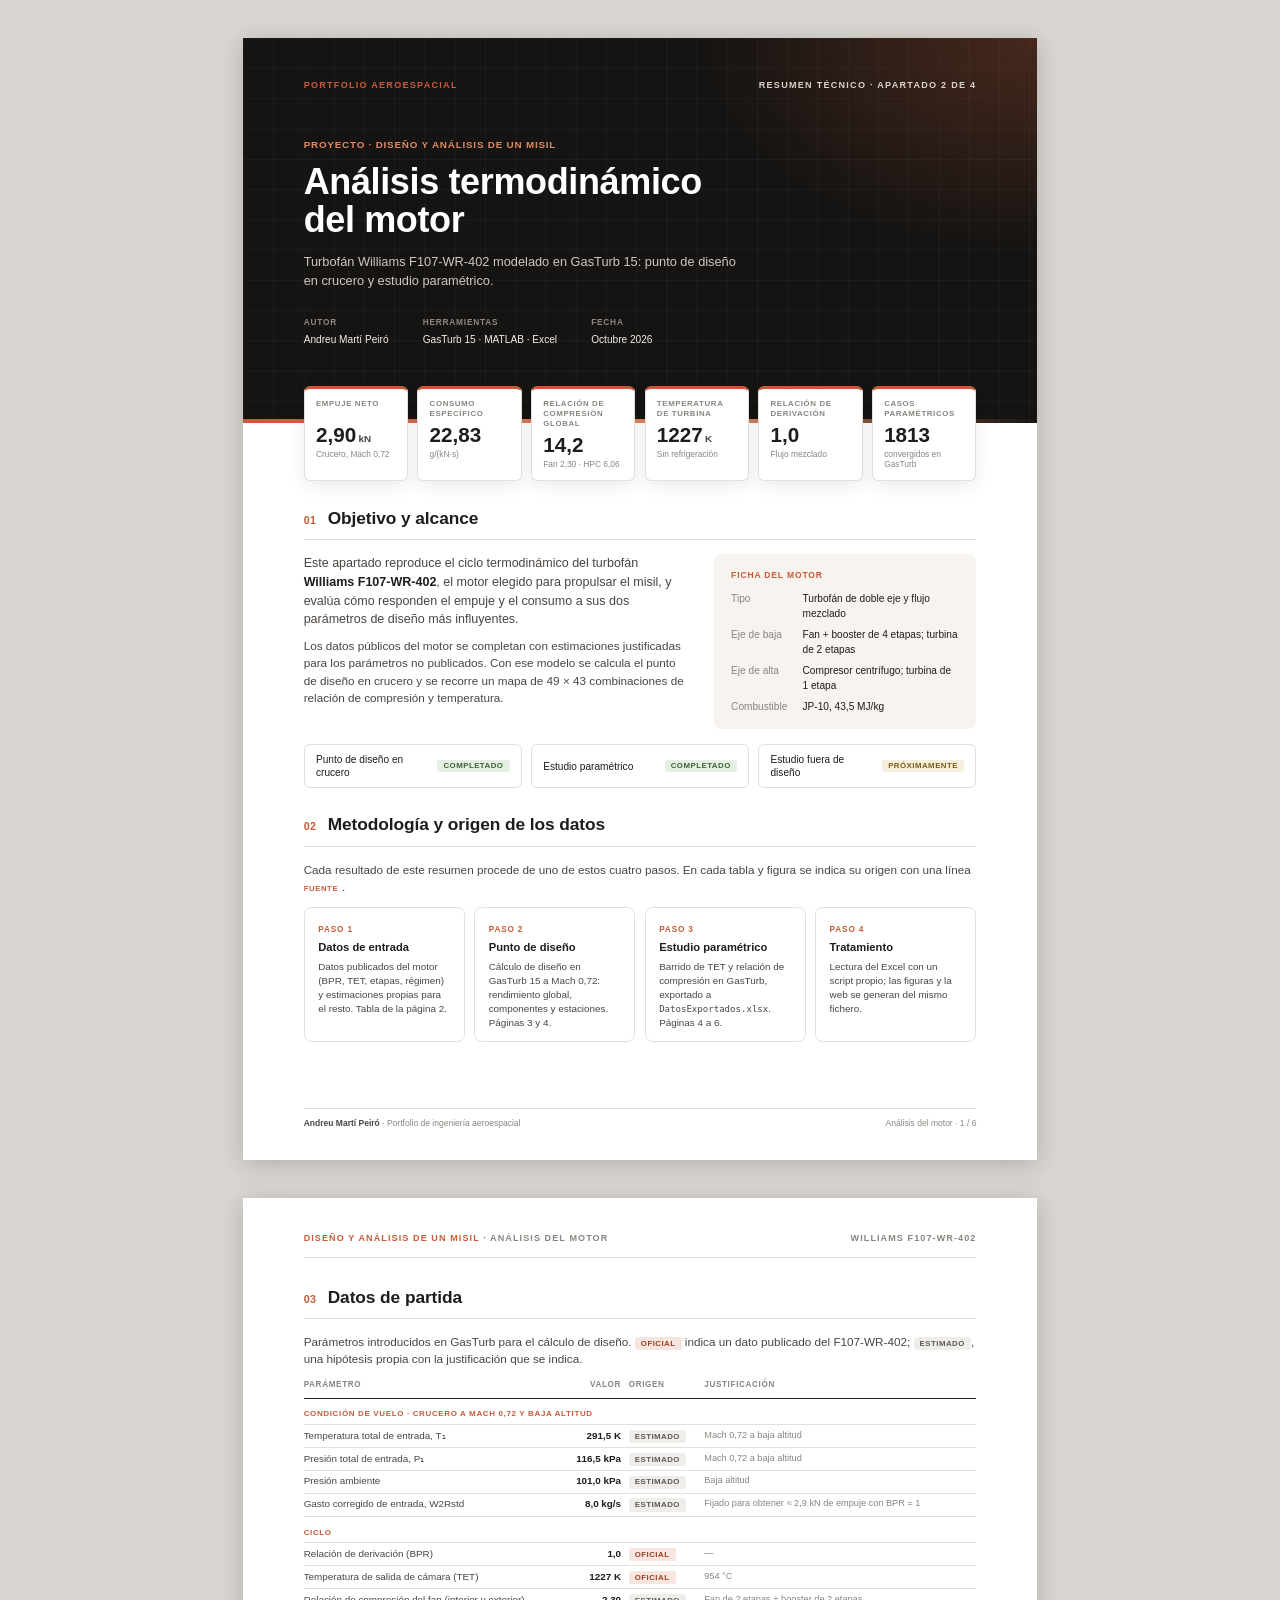
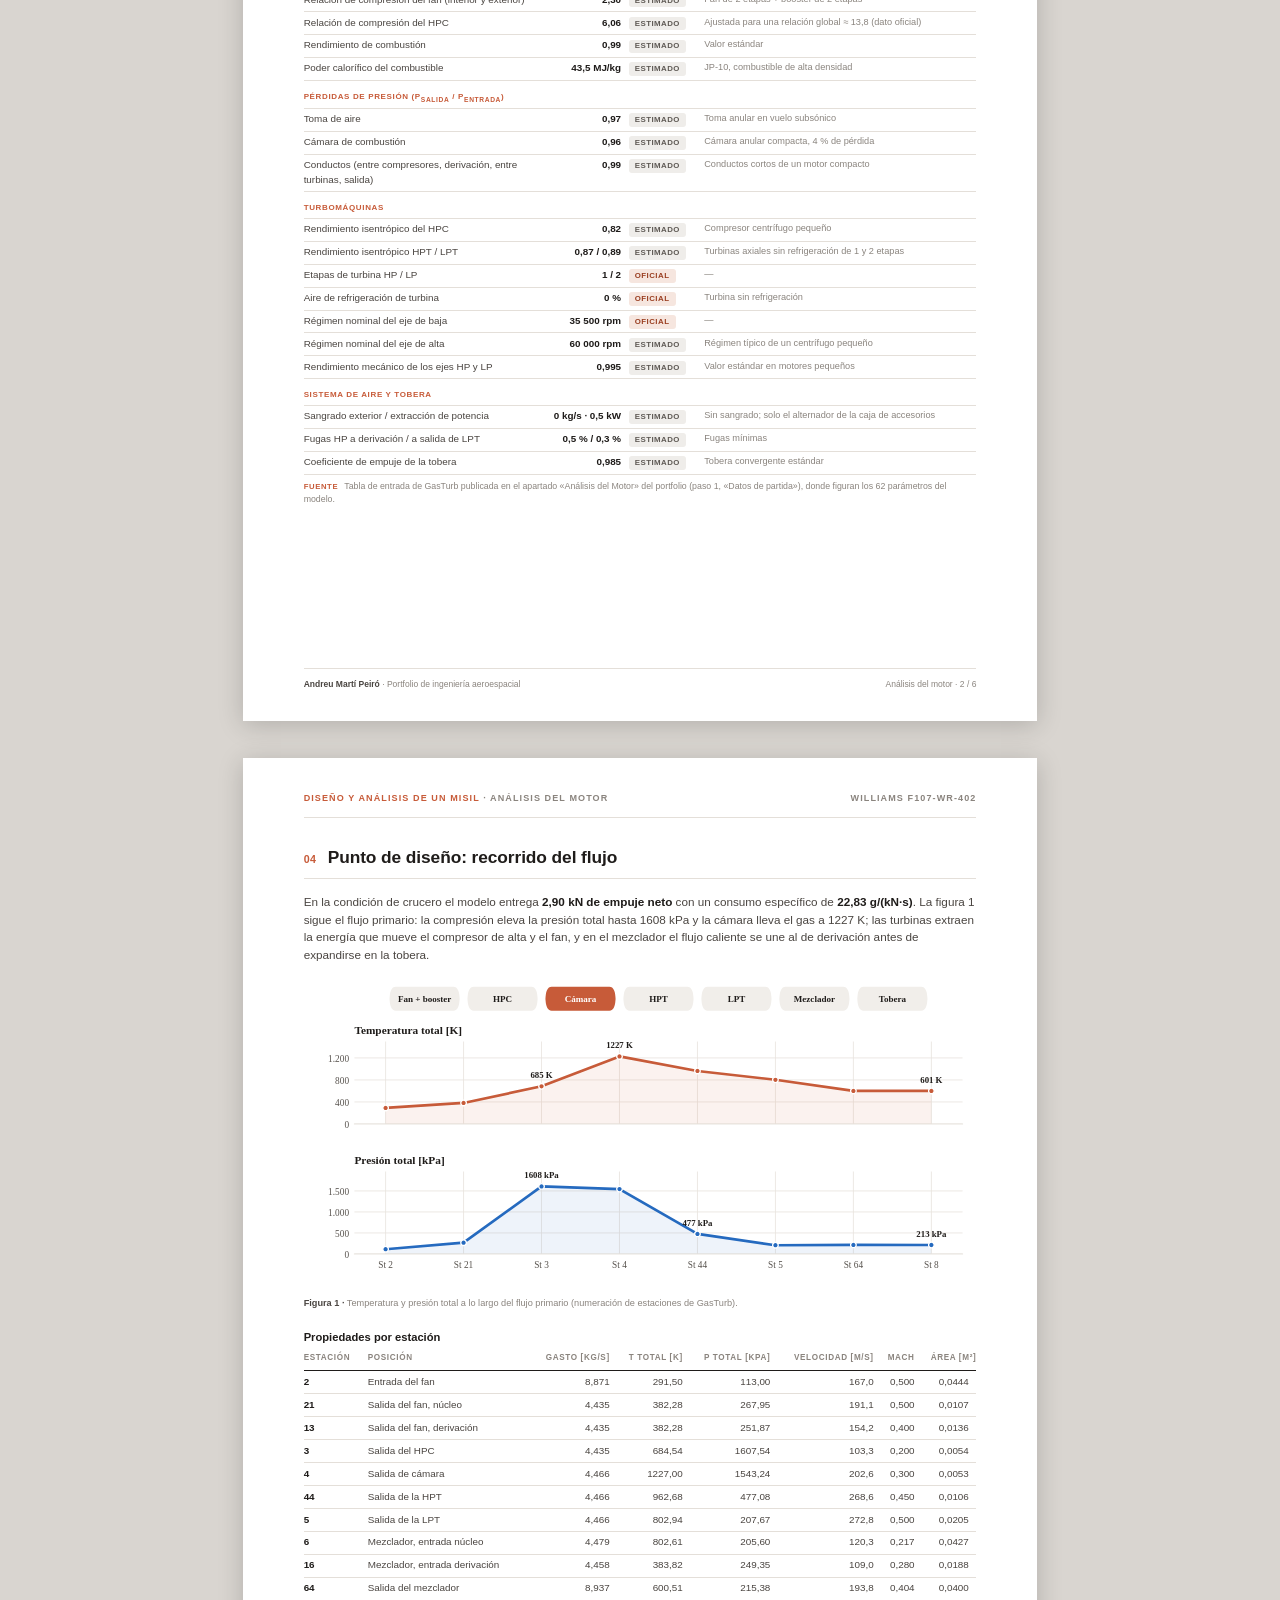
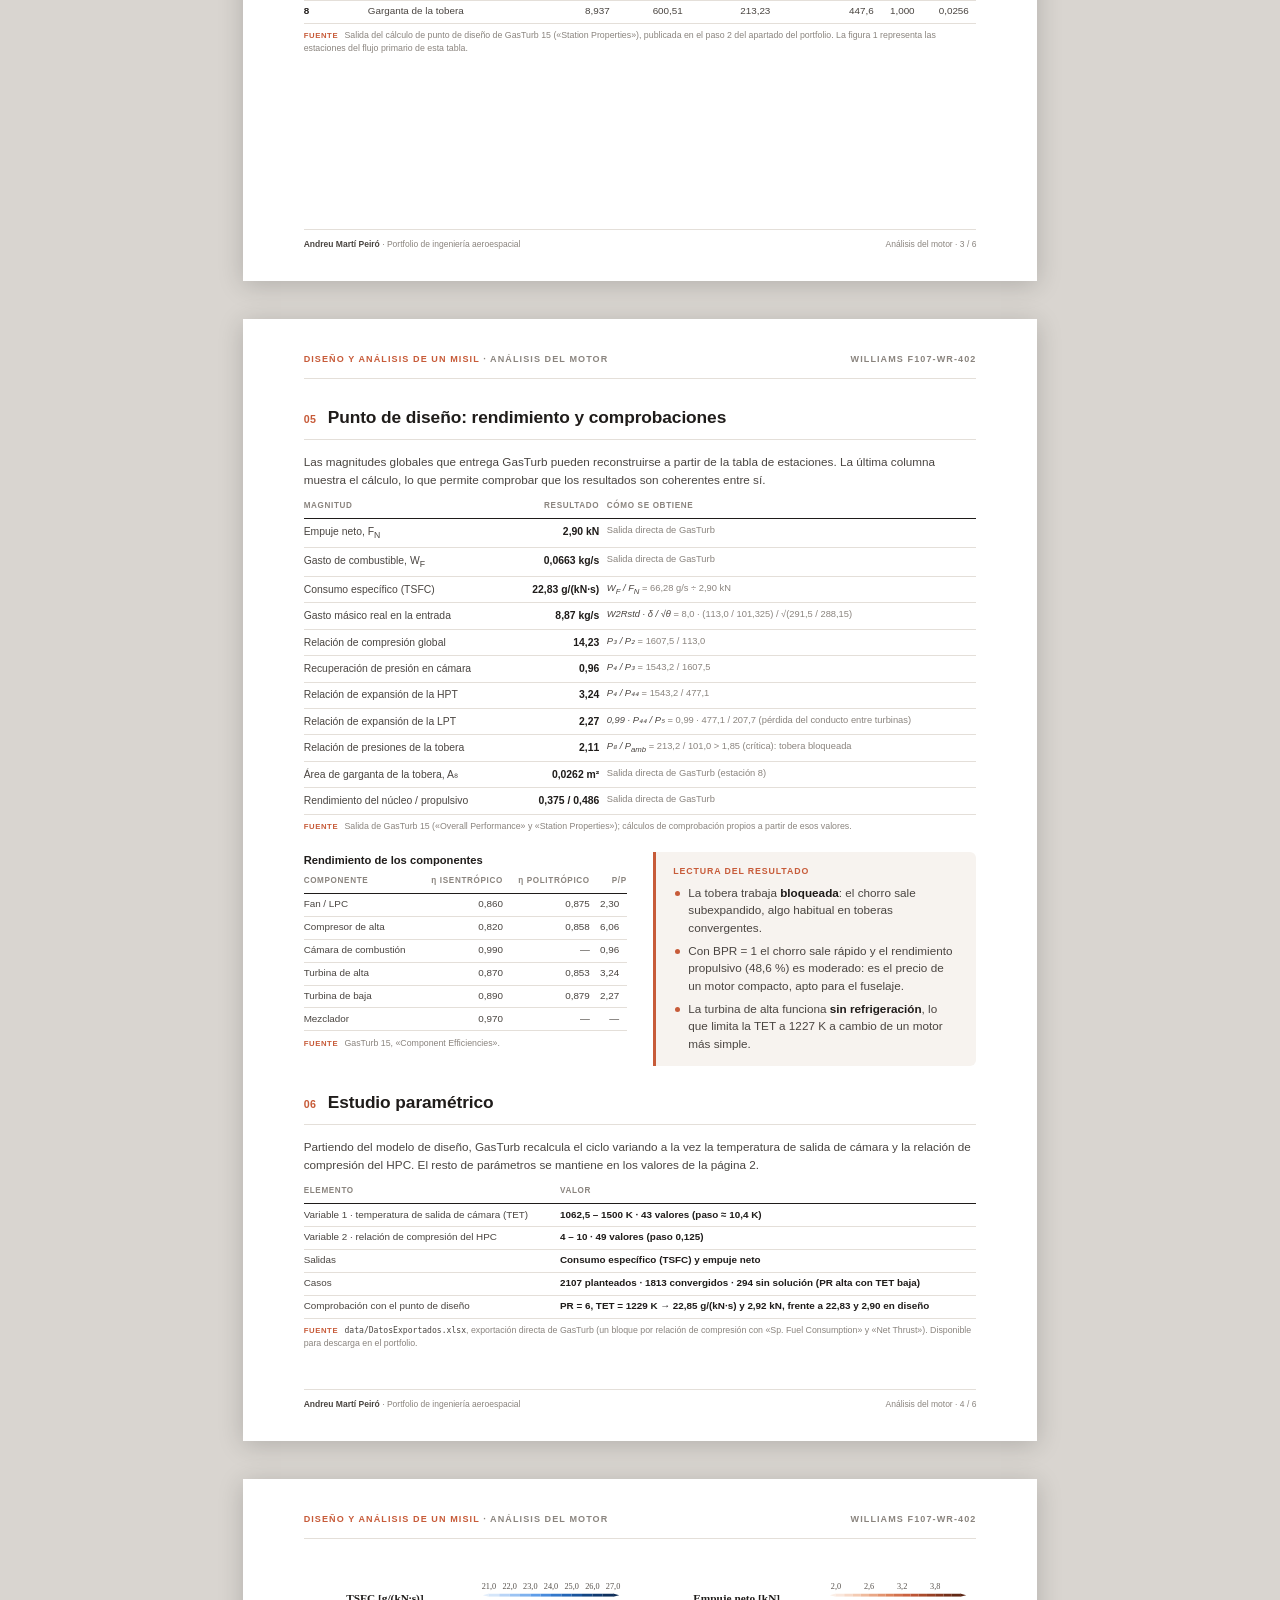
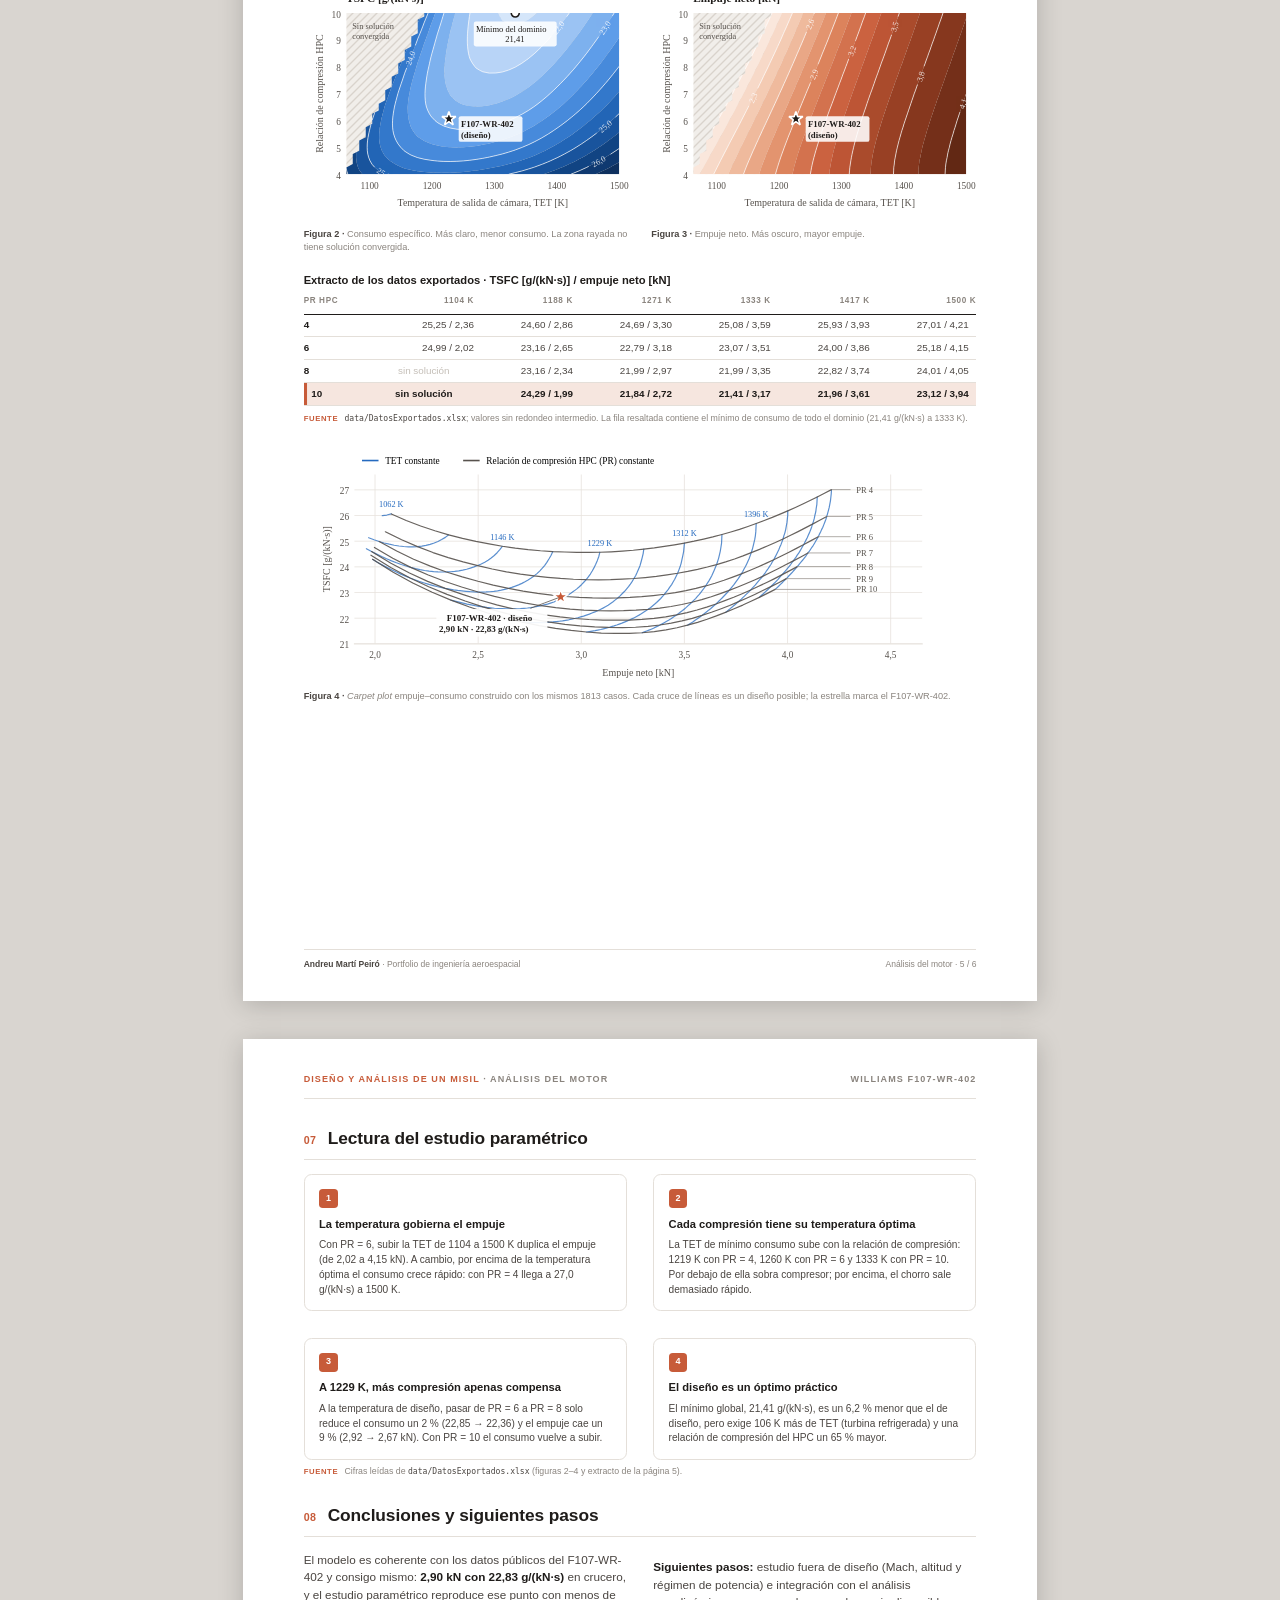
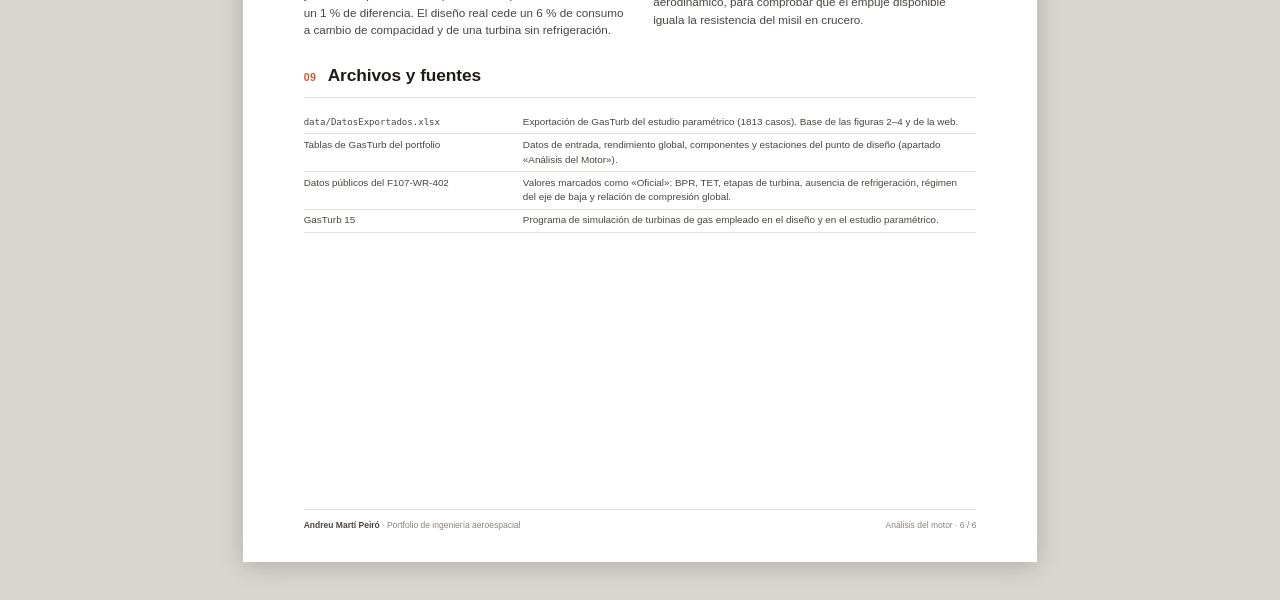
<file: tools/resumenes/motor_es.html>
<!DOCTYPE html>
<html lang="es">
<head>
  <meta charset="UTF-8" />
  <title>Resumen — Análisis termodinámico del motor F107-WR-402</title>
  <meta name="author" content="Andreu Martí Peiró" />
  <link rel="stylesheet" href="resumen.css" />
</head>
<body>

<!-- ===================== Página 1 ===================== -->
<div class="page">
  <header class="band">
    <div class="band-top">
      <span class="brand">Portfolio aeroespacial</span>
      <span>Resumen técnico · Apartado 2 de 4</span>
    </div>
    <div class="band-body">
      <p class="kicker">Proyecto · Diseño y análisis de un misil</p>
      <h1>Análisis termodinámico del motor</h1>
      <p class="subtitle">Turbofán Williams F107-WR-402 modelado en GasTurb&nbsp;15: punto de diseño en crucero y estudio paramétrico.</p>
      <div class="band-meta">
        <div><span>Autor</span>Andreu Martí Peiró</div>
        <div><span>Herramientas</span>GasTurb 15 · MATLAB · Excel</div>
        <div><span>Fecha</span>Octubre 2026</div>
      </div>
    </div>
  </header>

  <div class="kpis">
    <div class="kpi"><div class="kpi-label">Empuje neto</div><div class="kpi-value">2,90<small>kN</small></div><div class="kpi-note">Crucero, Mach 0,72</div></div>
    <div class="kpi"><div class="kpi-label">Consumo específico</div><div class="kpi-value">22,83</div><div class="kpi-note">g/(kN·s)</div></div>
    <div class="kpi"><div class="kpi-label">Relación de compresión global</div><div class="kpi-value">14,2</div><div class="kpi-note">Fan 2,30 · HPC 6,06</div></div>
    <div class="kpi"><div class="kpi-label">Temperatura de turbina</div><div class="kpi-value">1227<small>K</small></div><div class="kpi-note">Sin refrigeración</div></div>
    <div class="kpi"><div class="kpi-label">Relación de derivación</div><div class="kpi-value">1,0</div><div class="kpi-note">Flujo mezclado</div></div>
    <div class="kpi"><div class="kpi-label">Casos paramétricos</div><div class="kpi-value">1813</div><div class="kpi-note">convergidos en GasTurb</div></div>
  </div>

  <div class="content">
    <section>
      <div class="sec-head"><span class="sec-num">01</span><h2>Objetivo y alcance</h2></div>
      <div class="grid-60">
        <div>
          <p class="lead">Este apartado reproduce el ciclo termodinámico del turbofán <strong>Williams F107-WR-402</strong>, el motor elegido para propulsar el misil, y evalúa cómo responden el empuje y el consumo a sus dos parámetros de diseño más influyentes.</p>
          <p>Los datos públicos del motor se completan con estimaciones justificadas para los parámetros no publicados. Con ese modelo se calcula el punto de diseño en crucero y se recorre un mapa de 49 × 43 combinaciones de relación de compresión y temperatura.</p>
        </div>
        <aside class="card">
          <h3>Ficha del motor</h3>
          <dl class="spec">
            <dt>Tipo</dt><dd>Turbofán de doble eje y flujo mezclado</dd>
            <dt>Eje de baja</dt><dd>Fan + booster de 4 etapas; turbina de 2 etapas</dd>
            <dt>Eje de alta</dt><dd>Compresor centrífugo; turbina de 1 etapa</dd>
            <dt>Combustible</dt><dd>JP-10, 43,5 MJ/kg</dd>
          </dl>
        </aside>
      </div>
      <ul class="scope">
        <li>Punto de diseño en crucero <span class="tag ok">Completado</span></li>
        <li>Estudio paramétrico <span class="tag ok">Completado</span></li>
        <li>Estudio fuera de diseño <span class="tag wip">Próximamente</span></li>
      </ul>
    </section>

    <section>
      <div class="sec-head"><span class="sec-num">02</span><h2>Metodología y origen de los datos</h2></div>
      <p>Cada resultado de este resumen procede de uno de estos cuatro pasos. En cada tabla y figura se indica su origen con una línea <span class="src" style="display:inline"><b>Fuente</b></span>.</p>
      <div class="chain c3 mt-s" style="grid-template-columns: repeat(4, 1fr)">
        <div class="step"><span class="n">Paso 1</span><h3>Datos de entrada</h3><p>Datos publicados del motor (BPR, TET, etapas, régimen) y estimaciones propias para el resto. Tabla de la página 2.</p></div>
        <div class="step"><span class="n">Paso 2</span><h3>Punto de diseño</h3><p>Cálculo de diseño en GasTurb 15 a Mach 0,72: rendimiento global, componentes y estaciones. Páginas 3 y 4.</p></div>
        <div class="step"><span class="n">Paso 3</span><h3>Estudio paramétrico</h3><p>Barrido de TET y relación de compresión en GasTurb, exportado a <code>DatosExportados.xlsx</code>. Páginas 4 a 6.</p></div>
        <div class="step"><span class="n">Paso 4</span><h3>Tratamiento</h3><p>Lectura del Excel con un script propio; las figuras y la web se generan del mismo fichero.</p></div>
      </div>
    </section>
  </div>

  <footer class="foot"><span><b>Andreu Martí Peiró</b> · Portfolio de ingeniería aeroespacial</span><span>Análisis del motor · 1 / 6</span></footer>
</div>

<!-- ===================== Página 2 ===================== -->
<div class="page">
  <div class="running"><span><b>Diseño y análisis de un misil</b> · Análisis del motor</span><span>Williams F107-WR-402</span></div>
  <div class="running-rule"></div>

  <div class="content">
    <section style="margin-top:0">
      <div class="sec-head"><span class="sec-num">03</span><h2>Datos de partida</h2></div>
      <p>Parámetros introducidos en GasTurb para el cálculo de diseño. <span class="tag oficial">Oficial</span> indica un dato publicado del F107-WR-402; <span class="tag estimado">Estimado</span>, una hipótesis propia con la justificación que se indica.</p>
      <table class="compact mt-s">
        <thead><tr><th style="width:62mm">Parámetro</th><th class="num" style="width:24mm">Valor</th><th style="width:20mm">Origen</th><th>Justificación</th></tr></thead>
        <tbody>
          <tr class="group"><td colspan="4">Condición de vuelo · crucero a Mach 0,72 y baja altitud</td></tr>
          <tr><td>Temperatura total de entrada, T₁</td><td class="num strong">291,5 K</td><td><span class="tag estimado">Estimado</span></td><td class="just">Mach 0,72 a baja altitud</td></tr>
          <tr><td>Presión total de entrada, P₁</td><td class="num strong">116,5 kPa</td><td><span class="tag estimado">Estimado</span></td><td class="just">Mach 0,72 a baja altitud</td></tr>
          <tr><td>Presión ambiente</td><td class="num strong">101,0 kPa</td><td><span class="tag estimado">Estimado</span></td><td class="just">Baja altitud</td></tr>
          <tr><td>Gasto corregido de entrada, W2Rstd</td><td class="num strong">8,0 kg/s</td><td><span class="tag estimado">Estimado</span></td><td class="just">Fijado para obtener ≈ 2,9 kN de empuje con BPR = 1</td></tr>
          <tr class="group"><td colspan="4">Ciclo</td></tr>
          <tr><td>Relación de derivación (BPR)</td><td class="num strong">1,0</td><td><span class="tag oficial">Oficial</span></td><td class="just">—</td></tr>
          <tr><td>Temperatura de salida de cámara (TET)</td><td class="num strong">1227 K</td><td><span class="tag oficial">Oficial</span></td><td class="just">954 °C</td></tr>
          <tr><td>Relación de compresión del fan (interior y exterior)</td><td class="num strong">2,30</td><td><span class="tag estimado">Estimado</span></td><td class="just">Fan de 2 etapas + booster de 2 etapas</td></tr>
          <tr><td>Relación de compresión del HPC</td><td class="num strong">6,06</td><td><span class="tag estimado">Estimado</span></td><td class="just">Ajustada para una relación global ≈ 13,8 (dato oficial)</td></tr>
          <tr><td>Rendimiento de combustión</td><td class="num strong">0,99</td><td><span class="tag estimado">Estimado</span></td><td class="just">Valor estándar</td></tr>
          <tr><td>Poder calorífico del combustible</td><td class="num strong">43,5 MJ/kg</td><td><span class="tag estimado">Estimado</span></td><td class="just">JP-10, combustible de alta densidad</td></tr>
          <tr class="group"><td colspan="4">Pérdidas de presión (P<sub>salida</sub> / P<sub>entrada</sub>)</td></tr>
          <tr><td>Toma de aire</td><td class="num strong">0,97</td><td><span class="tag estimado">Estimado</span></td><td class="just">Toma anular en vuelo subsónico</td></tr>
          <tr><td>Cámara de combustión</td><td class="num strong">0,96</td><td><span class="tag estimado">Estimado</span></td><td class="just">Cámara anular compacta, 4&nbsp;% de pérdida</td></tr>
          <tr><td>Conductos (entre compresores, derivación, entre turbinas, salida)</td><td class="num strong">0,99</td><td><span class="tag estimado">Estimado</span></td><td class="just">Conductos cortos de un motor compacto</td></tr>
          <tr class="group"><td colspan="4">Turbomáquinas</td></tr>
          <tr><td>Rendimiento isentrópico del HPC</td><td class="num strong">0,82</td><td><span class="tag estimado">Estimado</span></td><td class="just">Compresor centrífugo pequeño</td></tr>
          <tr><td>Rendimiento isentrópico HPT / LPT</td><td class="num strong">0,87 / 0,89</td><td><span class="tag estimado">Estimado</span></td><td class="just">Turbinas axiales sin refrigeración de 1 y 2 etapas</td></tr>
          <tr><td>Etapas de turbina HP / LP</td><td class="num strong">1 / 2</td><td><span class="tag oficial">Oficial</span></td><td class="just">—</td></tr>
          <tr><td>Aire de refrigeración de turbina</td><td class="num strong">0&nbsp;%</td><td><span class="tag oficial">Oficial</span></td><td class="just">Turbina sin refrigeración</td></tr>
          <tr><td>Régimen nominal del eje de baja</td><td class="num strong">35 500 rpm</td><td><span class="tag oficial">Oficial</span></td><td class="just">—</td></tr>
          <tr><td>Régimen nominal del eje de alta</td><td class="num strong">60 000 rpm</td><td><span class="tag estimado">Estimado</span></td><td class="just">Régimen típico de un centrífugo pequeño</td></tr>
          <tr><td>Rendimiento mecánico de los ejes HP y LP</td><td class="num strong">0,995</td><td><span class="tag estimado">Estimado</span></td><td class="just">Valor estándar en motores pequeños</td></tr>
          <tr class="group"><td colspan="4">Sistema de aire y tobera</td></tr>
          <tr><td>Sangrado exterior / extracción de potencia</td><td class="num strong">0 kg/s · 0,5 kW</td><td><span class="tag estimado">Estimado</span></td><td class="just">Sin sangrado; solo el alternador de la caja de accesorios</td></tr>
          <tr><td>Fugas HP a derivación / a salida de LPT</td><td class="num strong">0,5&nbsp;% / 0,3&nbsp;%</td><td><span class="tag estimado">Estimado</span></td><td class="just">Fugas mínimas</td></tr>
          <tr><td>Coeficiente de empuje de la tobera</td><td class="num strong">0,985</td><td><span class="tag estimado">Estimado</span></td><td class="just">Tobera convergente estándar</td></tr>
        </tbody>
      </table>
      <p class="src"><b>Fuente</b> Tabla de entrada de GasTurb publicada en el apartado «Análisis del Motor» del portfolio (paso 1, «Datos de partida»), donde figuran los 62 parámetros del modelo.</p>
    </section>
  </div>

  <footer class="foot"><span><b>Andreu Martí Peiró</b> · Portfolio de ingeniería aeroespacial</span><span>Análisis del motor · 2 / 6</span></footer>
</div>

<!-- ===================== Página 3 ===================== -->
<div class="page">
  <div class="running"><span><b>Diseño y análisis de un misil</b> · Análisis del motor</span><span>Williams F107-WR-402</span></div>
  <div class="running-rule"></div>

  <div class="content">
    <section style="margin-top:0">
      <div class="sec-head"><span class="sec-num">04</span><h2>Punto de diseño: recorrido del flujo</h2></div>
      <p>En la condición de crucero el modelo entrega <strong>2,90 kN de empuje neto</strong> con un consumo específico de <strong>22,83 g/(kN·s)</strong>. La figura 1 sigue el flujo primario: la compresión eleva la presión total hasta 1608 kPa y la cámara lleva el gas a 1227 K; las turbinas extraen la energía que mueve el compresor de alta y el fan, y en el mezclador el flujo caliente se une al de derivación antes de expandirse en la tobera.</p>

      <figure class="mt-s">
        <img src="graficos/motor_estaciones_es.svg" alt="Temperatura y presión total por estación" />
        <figcaption><b>Figura 1 ·</b> Temperatura y presión total a lo largo del flujo primario (numeración de estaciones de GasTurb).</figcaption>
      </figure>

      <h3 class="sub">Propiedades por estación</h3>
      <table class="compact">
        <thead><tr><th>Estación</th><th>Posición</th><th class="num">Gasto [kg/s]</th><th class="num">T total [K]</th><th class="num">P total [kPa]</th><th class="num">Velocidad [m/s]</th><th class="num">Mach</th><th class="num">Área [m²]</th></tr></thead>
        <tbody>
          <tr><td class="strong">2</td><td>Entrada del fan</td><td class="num">8,871</td><td class="num">291,50</td><td class="num">113,00</td><td class="num">167,0</td><td class="num">0,500</td><td class="num">0,0444</td></tr>
          <tr><td class="strong">21</td><td>Salida del fan, núcleo</td><td class="num">4,435</td><td class="num">382,28</td><td class="num">267,95</td><td class="num">191,1</td><td class="num">0,500</td><td class="num">0,0107</td></tr>
          <tr><td class="strong">13</td><td>Salida del fan, derivación</td><td class="num">4,435</td><td class="num">382,28</td><td class="num">251,87</td><td class="num">154,2</td><td class="num">0,400</td><td class="num">0,0136</td></tr>
          <tr><td class="strong">3</td><td>Salida del HPC</td><td class="num">4,435</td><td class="num">684,54</td><td class="num">1607,54</td><td class="num">103,3</td><td class="num">0,200</td><td class="num">0,0054</td></tr>
          <tr><td class="strong">4</td><td>Salida de cámara</td><td class="num">4,466</td><td class="num">1227,00</td><td class="num">1543,24</td><td class="num">202,6</td><td class="num">0,300</td><td class="num">0,0053</td></tr>
          <tr><td class="strong">44</td><td>Salida de la HPT</td><td class="num">4,466</td><td class="num">962,68</td><td class="num">477,08</td><td class="num">268,6</td><td class="num">0,450</td><td class="num">0,0106</td></tr>
          <tr><td class="strong">5</td><td>Salida de la LPT</td><td class="num">4,466</td><td class="num">802,94</td><td class="num">207,67</td><td class="num">272,8</td><td class="num">0,500</td><td class="num">0,0205</td></tr>
          <tr><td class="strong">6</td><td>Mezclador, entrada núcleo</td><td class="num">4,479</td><td class="num">802,61</td><td class="num">205,60</td><td class="num">120,3</td><td class="num">0,217</td><td class="num">0,0427</td></tr>
          <tr><td class="strong">16</td><td>Mezclador, entrada derivación</td><td class="num">4,458</td><td class="num">383,82</td><td class="num">249,35</td><td class="num">109,0</td><td class="num">0,280</td><td class="num">0,0188</td></tr>
          <tr><td class="strong">64</td><td>Salida del mezclador</td><td class="num">8,937</td><td class="num">600,51</td><td class="num">215,38</td><td class="num">193,8</td><td class="num">0,404</td><td class="num">0,0400</td></tr>
          <tr><td class="strong">8</td><td>Garganta de la tobera</td><td class="num">8,937</td><td class="num">600,51</td><td class="num">213,23</td><td class="num">447,6</td><td class="num">1,000</td><td class="num">0,0256</td></tr>
        </tbody>
      </table>
      <p class="src"><b>Fuente</b> Salida del cálculo de punto de diseño de GasTurb 15 («Station Properties»), publicada en el paso 2 del apartado del portfolio. La figura 1 representa las estaciones del flujo primario de esta tabla.</p>
    </section>
  </div>

  <footer class="foot"><span><b>Andreu Martí Peiró</b> · Portfolio de ingeniería aeroespacial</span><span>Análisis del motor · 3 / 6</span></footer>
</div>

<!-- ===================== Página 4 ===================== -->
<div class="page">
  <div class="running"><span><b>Diseño y análisis de un misil</b> · Análisis del motor</span><span>Williams F107-WR-402</span></div>
  <div class="running-rule"></div>

  <div class="content">
    <section style="margin-top:0">
      <div class="sec-head"><span class="sec-num">05</span><h2>Punto de diseño: rendimiento y comprobaciones</h2></div>
      <p>Las magnitudes globales que entrega GasTurb pueden reconstruirse a partir de la tabla de estaciones. La última columna muestra el cálculo, lo que permite comprobar que los resultados son coherentes entre sí.</p>
      <table class="mt-s">
        <thead><tr><th>Magnitud</th><th class="num">Resultado</th><th>Cómo se obtiene</th></tr></thead>
        <tbody>
          <tr><td>Empuje neto, F<sub>N</sub></td><td class="num strong">2,90 kN</td><td class="calc">Salida directa de GasTurb</td></tr>
          <tr><td>Gasto de combustible, W<sub>F</sub></td><td class="num strong">0,0663 kg/s</td><td class="calc">Salida directa de GasTurb</td></tr>
          <tr><td>Consumo específico (TSFC)</td><td class="num strong">22,83 g/(kN·s)</td><td class="calc"><i>W<sub>F</sub> / F<sub>N</sub></i> = 66,28 g/s ÷ 2,90 kN</td></tr>
          <tr><td>Gasto másico real en la entrada</td><td class="num strong">8,87 kg/s</td><td class="calc"><i>W2Rstd · δ / √θ</i> = 8,0 · (113,0 / 101,325) / √(291,5 / 288,15)</td></tr>
          <tr><td>Relación de compresión global</td><td class="num strong">14,23</td><td class="calc"><i>P₃ / P₂</i> = 1607,5 / 113,0</td></tr>
          <tr><td>Recuperación de presión en cámara</td><td class="num strong">0,96</td><td class="calc"><i>P₄ / P₃</i> = 1543,2 / 1607,5</td></tr>
          <tr><td>Relación de expansión de la HPT</td><td class="num strong">3,24</td><td class="calc"><i>P₄ / P₄₄</i> = 1543,2 / 477,1</td></tr>
          <tr><td>Relación de expansión de la LPT</td><td class="num strong">2,27</td><td class="calc"><i>0,99 · P₄₄ / P₅</i> = 0,99 · 477,1 / 207,7 (pérdida del conducto entre turbinas)</td></tr>
          <tr><td>Relación de presiones de la tobera</td><td class="num strong">2,11</td><td class="calc"><i>P₈ / P<sub>amb</sub></i> = 213,2 / 101,0 &gt; 1,85 (crítica): tobera bloqueada</td></tr>
          <tr><td>Área de garganta de la tobera, A₈</td><td class="num strong">0,0262 m²</td><td class="calc">Salida directa de GasTurb (estación 8)</td></tr>
          <tr><td>Rendimiento del núcleo / propulsivo</td><td class="num strong">0,375 / 0,486</td><td class="calc">Salida directa de GasTurb</td></tr>
        </tbody>
      </table>
      <p class="src"><b>Fuente</b> Salida de GasTurb 15 («Overall Performance» y «Station Properties»); cálculos de comprobación propios a partir de esos valores.</p>

      <div class="grid-2 mt-m">
        <div>
          <h3>Rendimiento de los componentes</h3>
          <table class="compact">
            <thead><tr><th>Componente</th><th class="num"><span class="nt">η</span> isentrópico</th><th class="num"><span class="nt">η</span> politrópico</th><th class="num">P/P</th></tr></thead>
            <tbody>
              <tr><td>Fan / LPC</td><td class="num">0,860</td><td class="num">0,875</td><td class="num">2,30</td></tr>
              <tr><td>Compresor de alta</td><td class="num">0,820</td><td class="num">0,858</td><td class="num">6,06</td></tr>
              <tr><td>Cámara de combustión</td><td class="num">0,990</td><td class="num">—</td><td class="num">0,96</td></tr>
              <tr><td>Turbina de alta</td><td class="num">0,870</td><td class="num">0,853</td><td class="num">3,24</td></tr>
              <tr><td>Turbina de baja</td><td class="num">0,890</td><td class="num">0,879</td><td class="num">2,27</td></tr>
              <tr><td>Mezclador</td><td class="num">0,970</td><td class="num">—</td><td class="num">—</td></tr>
            </tbody>
          </table>
          <p class="src"><b>Fuente</b> GasTurb 15, «Component Efficiencies».</p>
        </div>
        <div class="callout">
          <h3>Lectura del resultado</h3>
          <ul class="dots">
            <li>La tobera trabaja <strong>bloqueada</strong>: el chorro sale subexpandido, algo habitual en toberas convergentes.</li>
            <li>Con BPR = 1 el chorro sale rápido y el rendimiento propulsivo (48,6&nbsp;%) es moderado: es el precio de un motor compacto, apto para el fuselaje.</li>
            <li>La turbina de alta funciona <strong>sin refrigeración</strong>, lo que limita la TET a 1227 K a cambio de un motor más simple.</li>
          </ul>
        </div>
      </div>
    </section>

    <section>
      <div class="sec-head"><span class="sec-num">06</span><h2>Estudio paramétrico</h2></div>
      <p>Partiendo del modelo de diseño, GasTurb recalcula el ciclo variando a la vez la temperatura de salida de cámara y la relación de compresión del HPC. El resto de parámetros se mantiene en los valores de la página 2.</p>
      <table class="compact mt-s">
        <thead><tr><th>Elemento</th><th>Valor</th></tr></thead>
        <tbody>
          <tr><td>Variable 1 · temperatura de salida de cámara (TET)</td><td class="strong">1062,5 – 1500 K · 43 valores (paso ≈ 10,4 K)</td></tr>
          <tr><td>Variable 2 · relación de compresión del HPC</td><td class="strong">4 – 10 · 49 valores (paso 0,125)</td></tr>
          <tr><td>Salidas</td><td class="strong">Consumo específico (TSFC) y empuje neto</td></tr>
          <tr><td>Casos</td><td class="strong">2107 planteados · 1813 convergidos · 294 sin solución (PR alta con TET baja)</td></tr>
          <tr><td>Comprobación con el punto de diseño</td><td class="strong">PR = 6, TET = 1229 K → 22,85 g/(kN·s) y 2,92 kN, frente a 22,83 y 2,90 en diseño</td></tr>
        </tbody>
      </table>
      <p class="src"><b>Fuente</b> <code>data/DatosExportados.xlsx</code>, exportación directa de GasTurb (un bloque por relación de compresión con «Sp. Fuel Consumption» y «Net Thrust»). Disponible para descarga en el portfolio.</p>

    </section>
  </div>

  <footer class="foot"><span><b>Andreu Martí Peiró</b> · Portfolio de ingeniería aeroespacial</span><span>Análisis del motor · 4 / 6</span></footer>
</div>

<!-- ===================== Página 5 ===================== -->
<div class="page">
  <div class="running"><span><b>Diseño y análisis de un misil</b> · Análisis del motor</span><span>Williams F107-WR-402</span></div>
  <div class="running-rule"></div>

  <div class="content">
    <section style="margin-top:0">
      <div class="grid-2" style="gap:6mm">
        <figure>
          <img src="graficos/motor_mapa_tsfc_es.svg" alt="Mapa de consumo específico" />
          <figcaption><b>Figura 2 ·</b> Consumo específico. Más claro, menor consumo. La zona rayada no tiene solución convergida.</figcaption>
        </figure>
        <figure>
          <img src="graficos/motor_mapa_empuje_es.svg" alt="Mapa de empuje neto" />
          <figcaption><b>Figura 3 ·</b> Empuje neto. Más oscuro, mayor empuje.</figcaption>
        </figure>
      </div>

      <h3 class="sub">Extracto de los datos exportados · TSFC [g/(kN·s)] / empuje neto [kN]</h3>
      <table class="compact">
        <thead><tr><th>PR HPC</th><th class="num">1104 K</th><th class="num">1188 K</th><th class="num">1271 K</th><th class="num">1333 K</th><th class="num">1417 K</th><th class="num">1500 K</th></tr></thead>
        <tbody>
          <tr><td class="strong">4</td><td class="num">25,25 / 2,36</td><td class="num">24,60 / 2,86</td><td class="num">24,69 / 3,30</td><td class="num">25,08 / 3,59</td><td class="num">25,93 / 3,93</td><td class="num">27,01 / 4,21</td></tr>
          <tr><td class="strong">6</td><td class="num">24,99 / 2,02</td><td class="num">23,16 / 2,65</td><td class="num">22,79 / 3,18</td><td class="num">23,07 / 3,51</td><td class="num">24,00 / 3,86</td><td class="num">25,18 / 4,15</td></tr>
          <tr><td class="strong">8</td><td class="na">sin solución</td><td class="num">23,16 / 2,34</td><td class="num">21,99 / 2,97</td><td class="num">21,99 / 3,35</td><td class="num">22,82 / 3,74</td><td class="num">24,01 / 4,05</td></tr>
          <tr class="hl"><td>10</td><td class="na">sin solución</td><td class="num">24,29 / 1,99</td><td class="num">21,84 / 2,72</td><td class="num">21,41 / 3,17</td><td class="num">21,96 / 3,61</td><td class="num">23,12 / 3,94</td></tr>
        </tbody>
      </table>
      <p class="src"><b>Fuente</b> <code>data/DatosExportados.xlsx</code>; valores sin redondeo intermedio. La fila resaltada contiene el mínimo de consumo de todo el dominio (21,41 g/(kN·s) a 1333 K).</p>
      <figure class="mt-m">
        <img src="graficos/motor_carpet_es.svg" alt="Carpet plot empuje frente a consumo" />
        <figcaption><b>Figura 4 ·</b> <em>Carpet plot</em> empuje–consumo construido con los mismos 1813 casos. Cada cruce de líneas es un diseño posible; la estrella marca el F107-WR-402.</figcaption>
      </figure>
    </section>
  </div>

  <footer class="foot"><span><b>Andreu Martí Peiró</b> · Portfolio de ingeniería aeroespacial</span><span>Análisis del motor · 5 / 6</span></footer>
</div>

<!-- ===================== Página 6 ===================== -->
<div class="page">
  <div class="running"><span><b>Diseño y análisis de un misil</b> · Análisis del motor</span><span>Williams F107-WR-402</span></div>
  <div class="running-rule"></div>

  <div class="content">
    <section style="margin-top:0">
      <div class="sec-head"><span class="sec-num">07</span><h2>Lectura del estudio paramétrico</h2></div>
      <div class="grid-2">
        <div class="finding">
          <span class="n">1</span>
          <h3>La temperatura gobierna el empuje</h3>
          <p>Con PR = 6, subir la TET de 1104 a 1500 K duplica el empuje (de 2,02 a 4,15 kN). A cambio, por encima de la temperatura óptima el consumo crece rápido: con PR = 4 llega a 27,0 g/(kN·s) a 1500 K.</p>
        </div>
        <div class="finding">
          <span class="n">2</span>
          <h3>Cada compresión tiene su temperatura óptima</h3>
          <p>La TET de mínimo consumo sube con la relación de compresión: 1219 K con PR = 4, 1260 K con PR = 6 y 1333 K con PR = 10. Por debajo de ella sobra compresor; por encima, el chorro sale demasiado rápido.</p>
        </div>
        <div class="finding">
          <span class="n">3</span>
          <h3>A 1229 K, más compresión apenas compensa</h3>
          <p>A la temperatura de diseño, pasar de PR = 6 a PR = 8 solo reduce el consumo un 2&nbsp;% (22,85 → 22,36) y el empuje cae un 9&nbsp;% (2,92 → 2,67 kN). Con PR = 10 el consumo vuelve a subir.</p>
        </div>
        <div class="finding">
          <span class="n">4</span>
          <h3>El diseño es un óptimo práctico</h3>
          <p>El mínimo global, 21,41 g/(kN·s), es un 6,2&nbsp;% menor que el de diseño, pero exige 106 K más de TET (turbina refrigerada) y una relación de compresión del HPC un 65&nbsp;% mayor.</p>
        </div>
      </div>
      <p class="src"><b>Fuente</b> Cifras leídas de <code>data/DatosExportados.xlsx</code> (figuras 2–4 y extracto de la página 5).</p>
    </section>

    <section>
      <div class="sec-head"><span class="sec-num">08</span><h2>Conclusiones y siguientes pasos</h2></div>
      <div class="grid-2">
        <p>El modelo es coherente con los datos públicos del F107-WR-402 y consigo mismo: <strong>2,90 kN con 22,83 g/(kN·s)</strong> en crucero, y el estudio paramétrico reproduce ese punto con menos de un 1&nbsp;% de diferencia. El diseño real cede un 6&nbsp;% de consumo a cambio de compacidad y de una turbina sin refrigeración.</p>
        <p><strong>Siguientes pasos:</strong> estudio fuera de diseño (Mach, altitud y régimen de potencia) e integración con el análisis aerodinámico, para comprobar que el empuje disponible iguala la resistencia del misil en crucero.</p>
      </div>
    </section>

    <section>
      <div class="sec-head"><span class="sec-num">09</span><h2>Archivos y fuentes</h2></div>
      <table class="compact">
        <tbody>
          <tr><td style="width:58mm"><code>data/DatosExportados.xlsx</code></td><td>Exportación de GasTurb del estudio paramétrico (1813 casos). Base de las figuras 2–4 y de la web.</td></tr>
          <tr><td>Tablas de GasTurb del portfolio</td><td>Datos de entrada, rendimiento global, componentes y estaciones del punto de diseño (apartado «Análisis del Motor»).</td></tr>
          <tr><td>Datos públicos del F107-WR-402</td><td>Valores marcados como «Oficial»: BPR, TET, etapas de turbina, ausencia de refrigeración, régimen del eje de baja y relación de compresión global.</td></tr>
          <tr><td>GasTurb 15</td><td>Programa de simulación de turbinas de gas empleado en el diseño y en el estudio paramétrico.</td></tr>
        </tbody>
      </table>
    </section>
  </div>

  <footer class="foot"><span><b>Andreu Martí Peiró</b> · Portfolio de ingeniería aeroespacial</span><span>Análisis del motor · 6 / 6</span></footer>
</div>

</body>
</html>
</file>
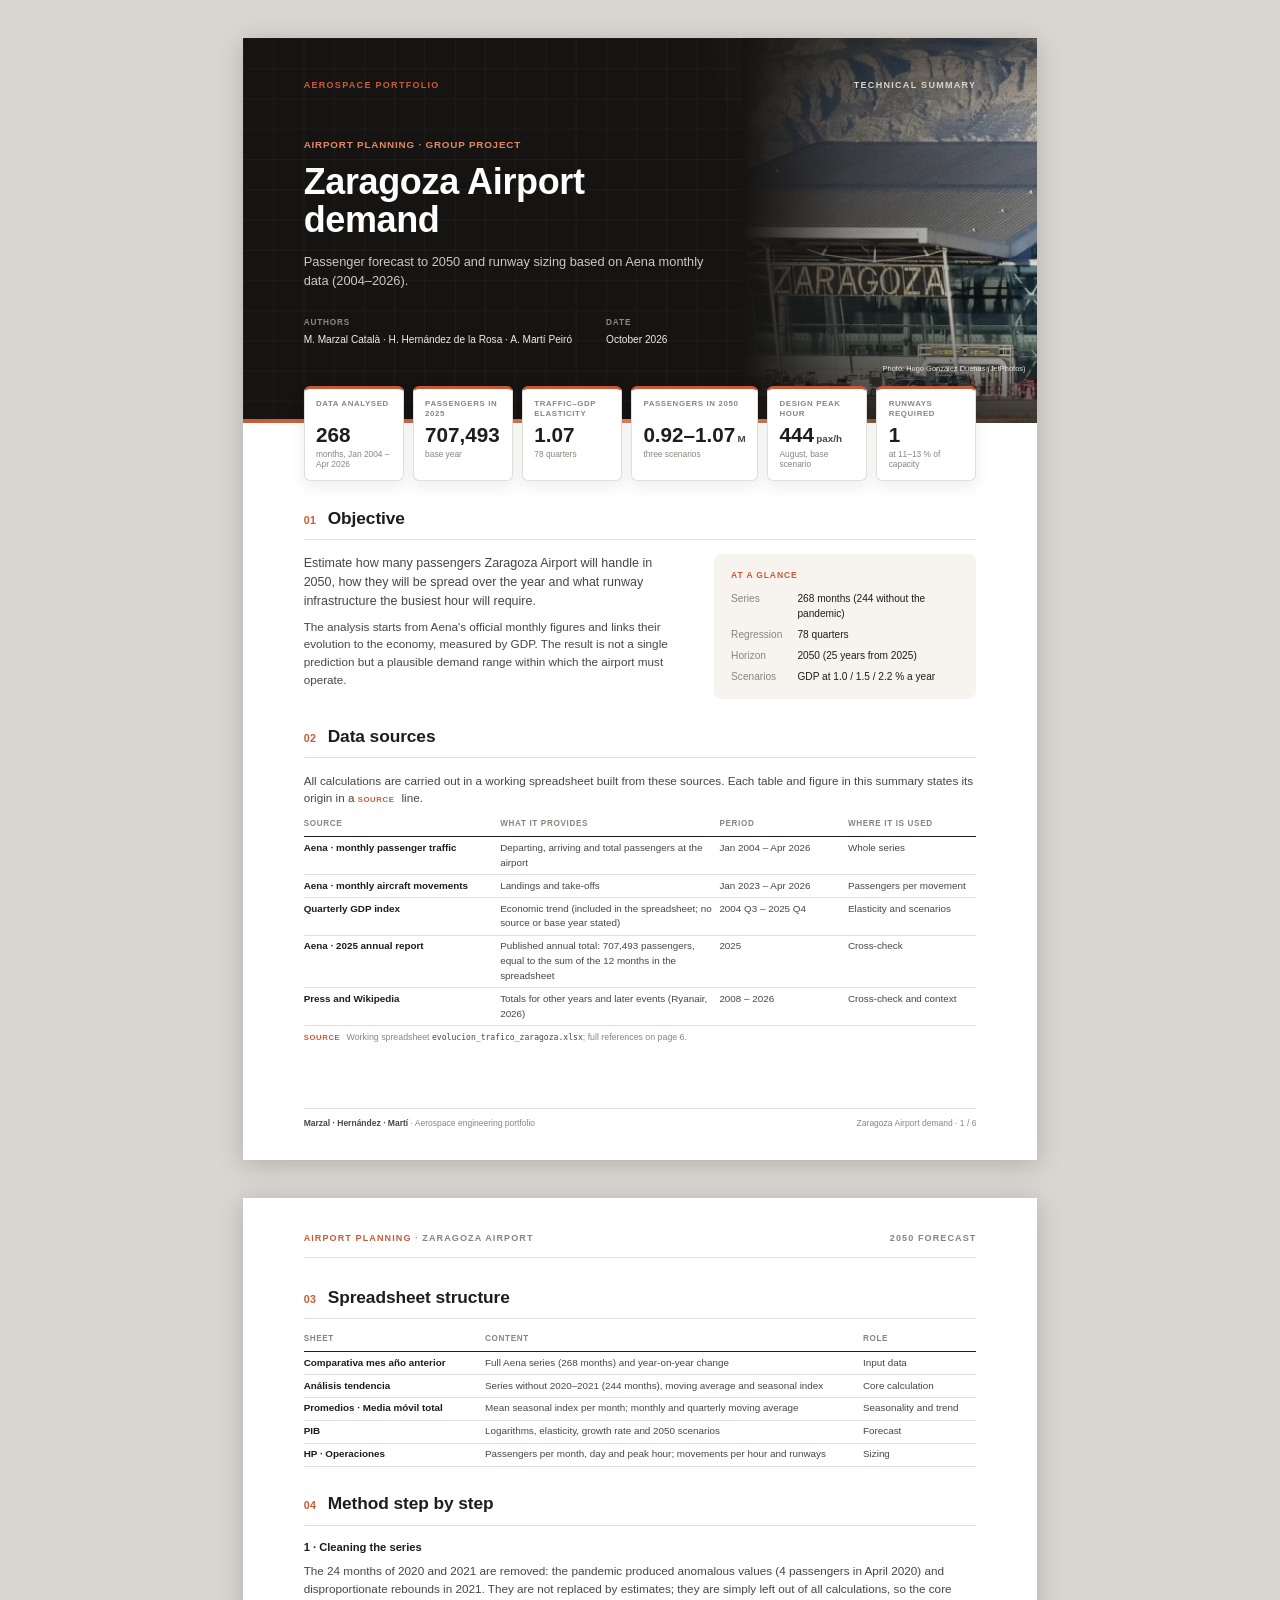
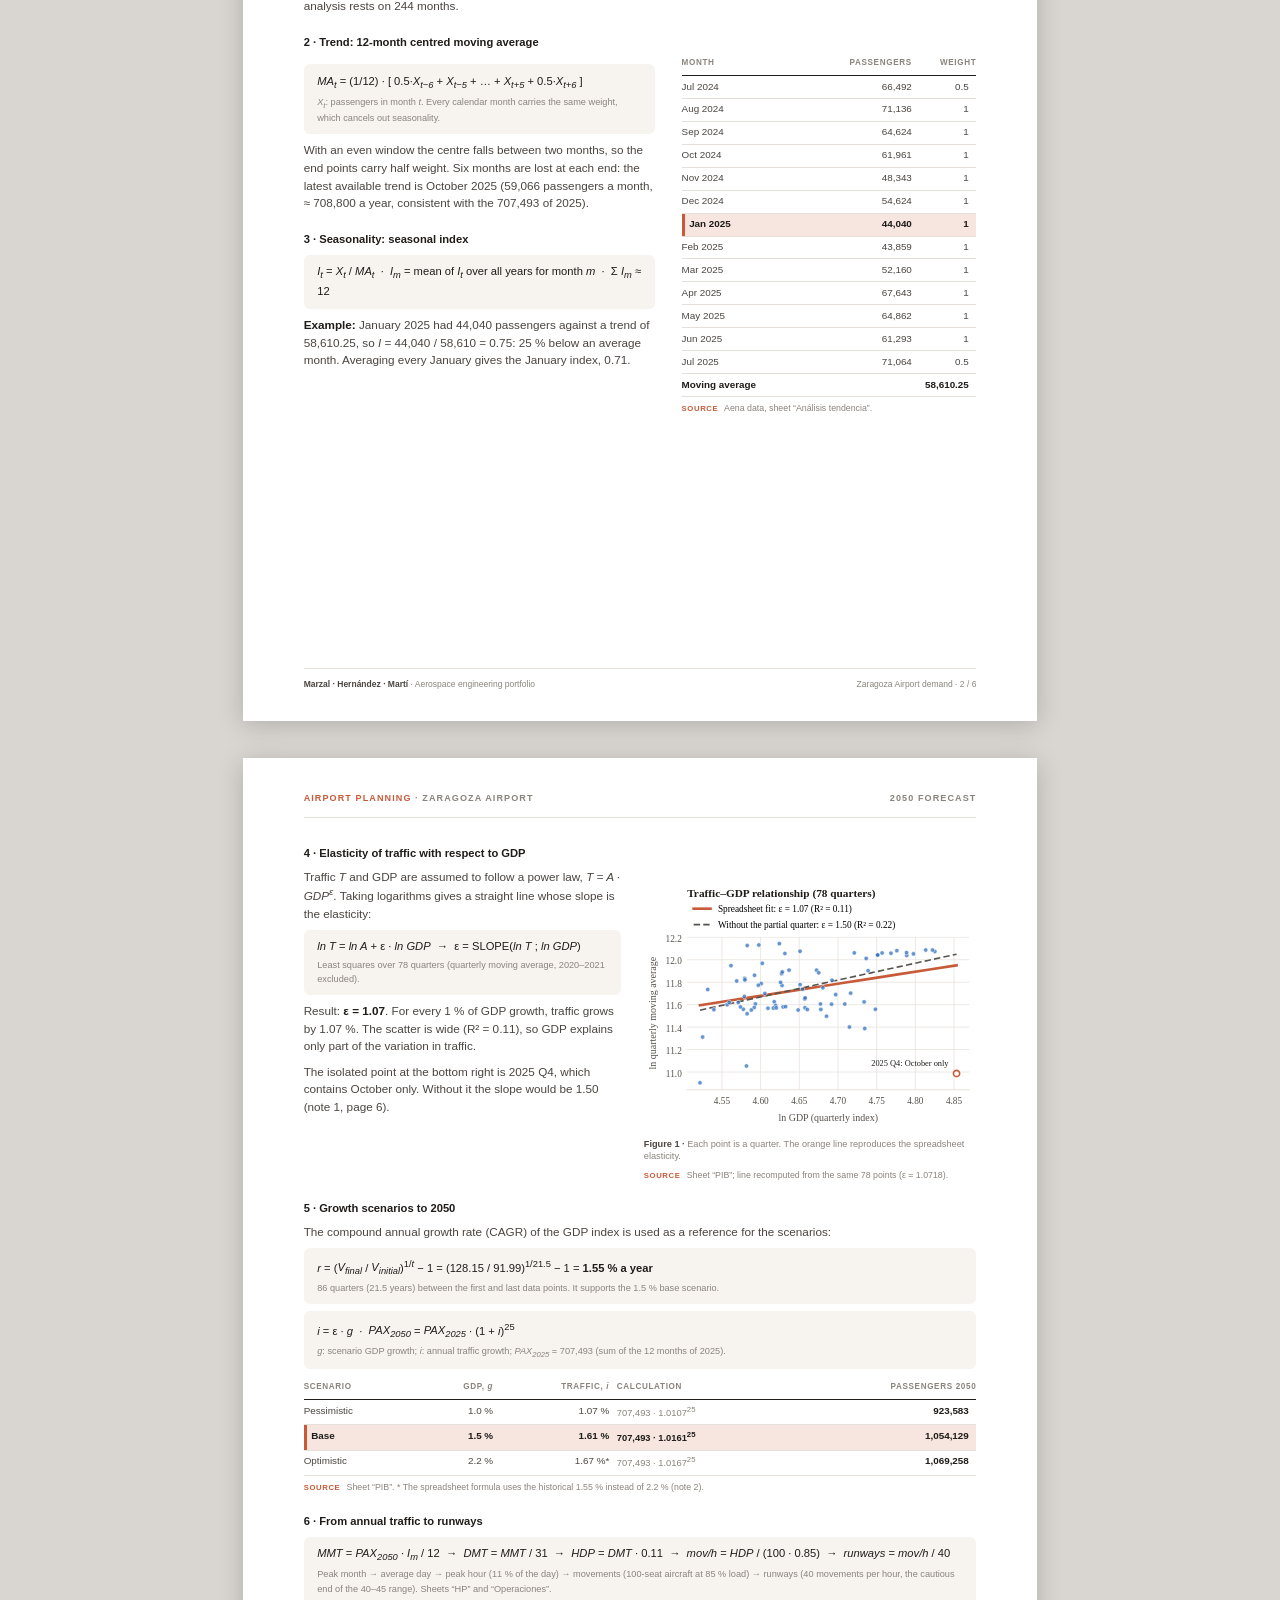
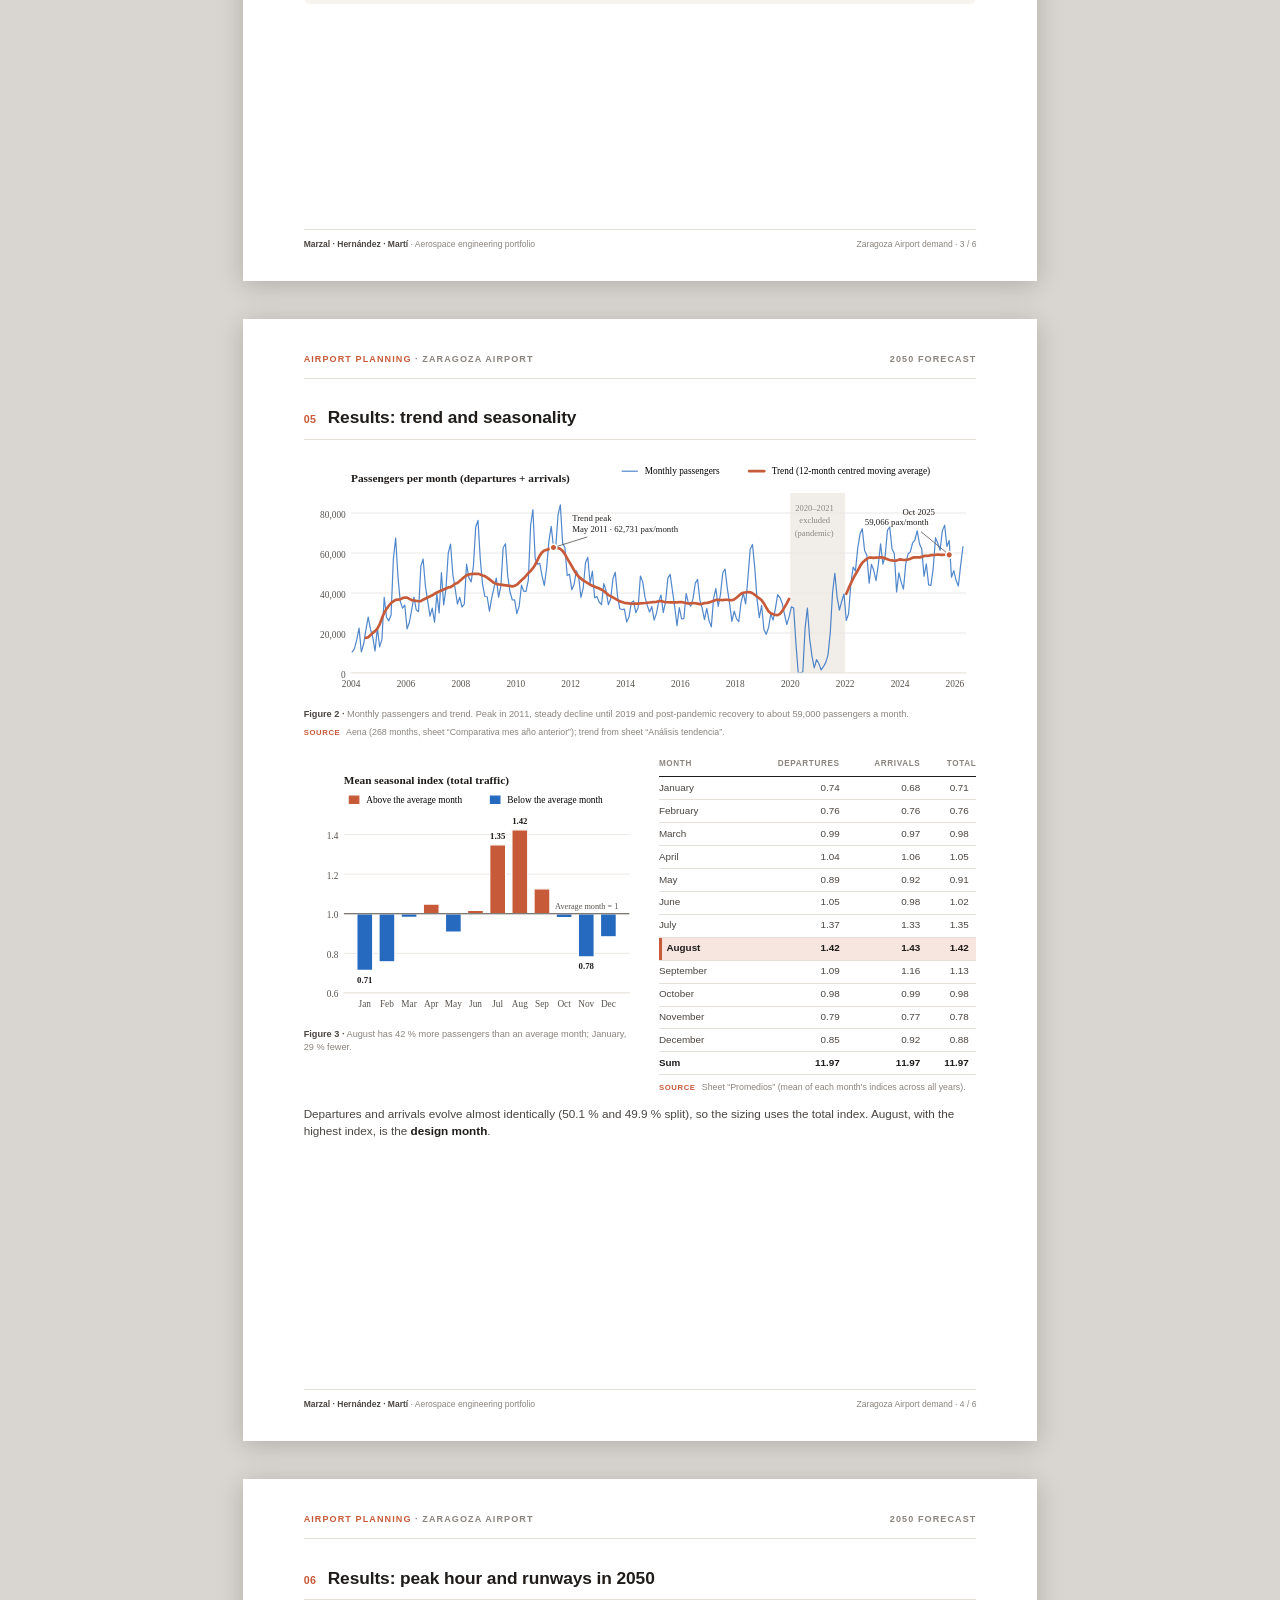
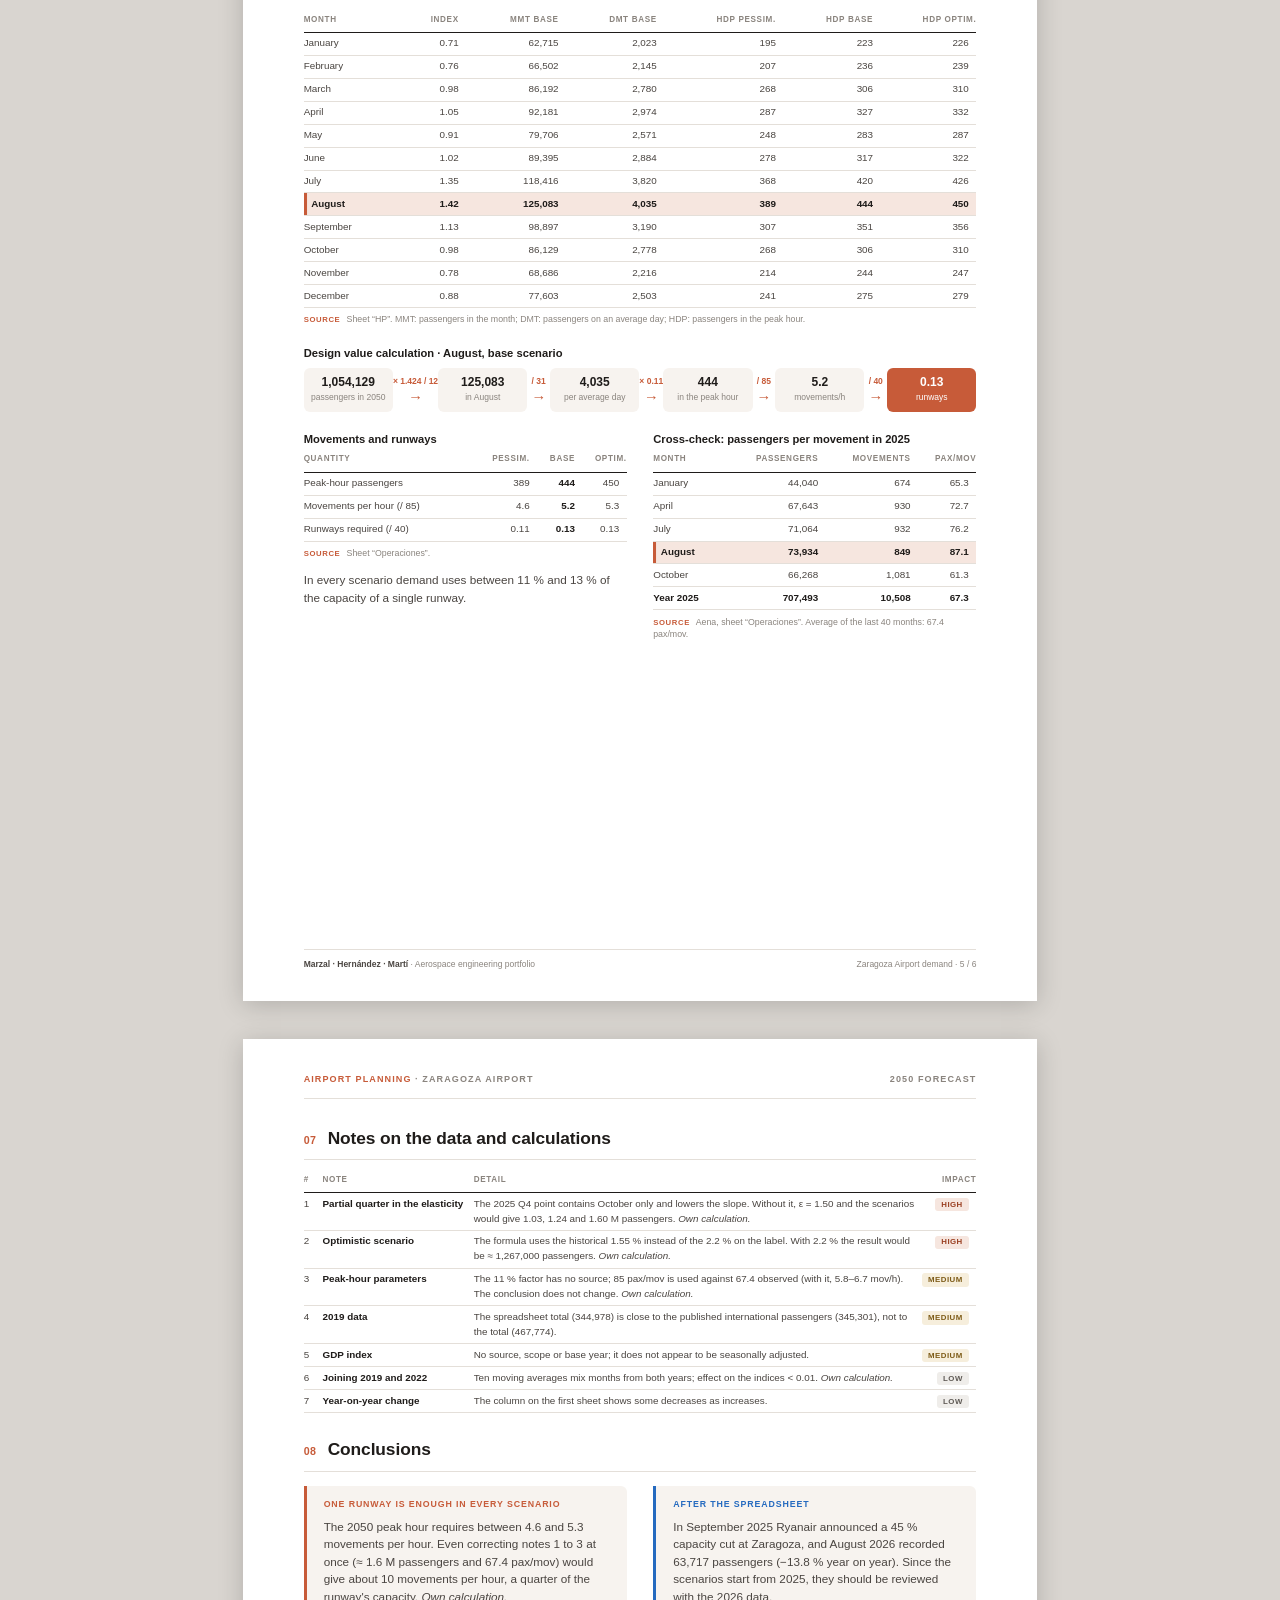
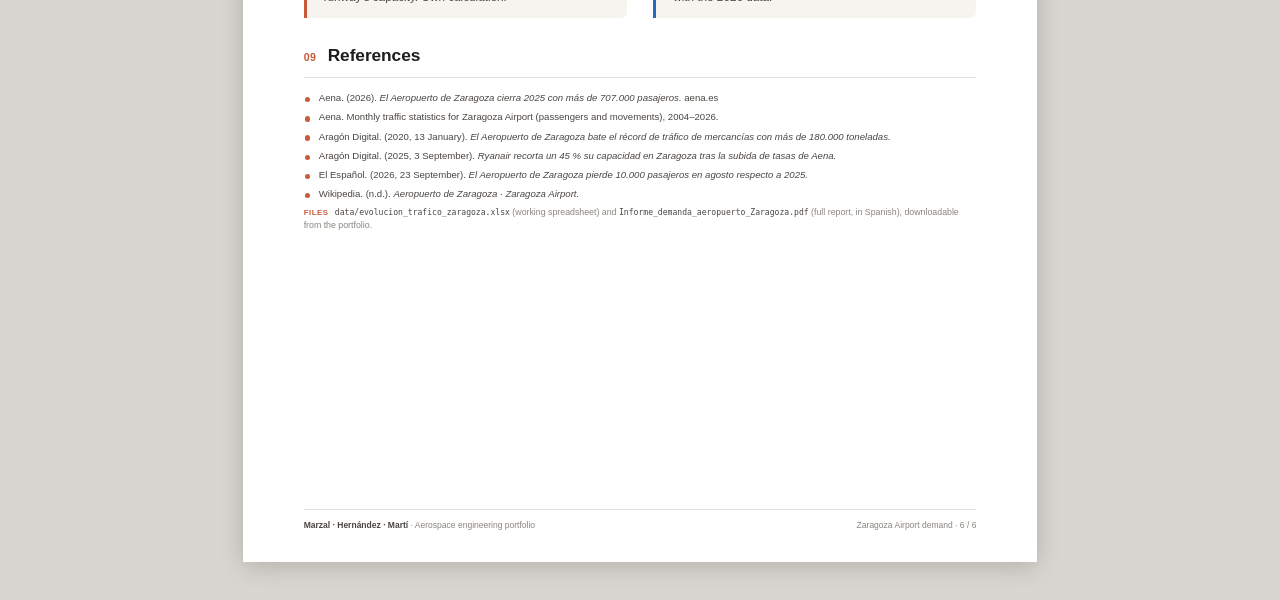
<file: tools/resumenes/zaragoza_en.html>
<!DOCTYPE html>
<html lang="en">
<head>
  <meta charset="UTF-8" />
  <title>Summary — Zaragoza Airport demand</title>
  <meta name="author" content="Marc Marzal Català; Héctor Hernández de la Rosa; Andreu Martí Peiró" />
  <link rel="stylesheet" href="resumen.css" />
</head>
<body>

<!-- ===================== Page 1 ===================== -->
<div class="page">
  <header class="band">
    <div class="band-photo" style="background-image:url('graficos/zaragoza_portada.jpg')">
      <small>Photo: Hugo González Duenas (JetPhotos)</small>
    </div>
    <div class="band-top">
      <span class="brand">Aerospace portfolio</span>
      <span>Technical summary</span>
    </div>
    <div class="band-body" style="max-width:112mm">
      <p class="kicker">Airport planning · Group project</p>
      <h1>Zaragoza Airport demand</h1>
      <p class="subtitle">Passenger forecast to 2050 and runway sizing based on Aena monthly data (2004–2026).</p>
      <div class="band-meta">
        <div><span>Authors</span>M. Marzal Català · H. Hernández de la Rosa · A. Martí Peiró</div>
        <div><span>Date</span>October 2026</div>
      </div>
    </div>
  </header>

  <div class="kpis">
    <div class="kpi"><div class="kpi-label">Data analysed</div><div class="kpi-value">268</div><div class="kpi-note">months, Jan 2004 – Apr 2026</div></div>
    <div class="kpi"><div class="kpi-label">Passengers in 2025</div><div class="kpi-value">707,493</div><div class="kpi-note">base year</div></div>
    <div class="kpi"><div class="kpi-label">Traffic–GDP elasticity</div><div class="kpi-value">1.07</div><div class="kpi-note">78 quarters</div></div>
    <div class="kpi"><div class="kpi-label">Passengers in 2050</div><div class="kpi-value">0.92–1.07<small>M</small></div><div class="kpi-note">three scenarios</div></div>
    <div class="kpi"><div class="kpi-label">Design peak hour</div><div class="kpi-value">444<small>pax/h</small></div><div class="kpi-note">August, base scenario</div></div>
    <div class="kpi"><div class="kpi-label">Runways required</div><div class="kpi-value">1</div><div class="kpi-note">at 11–13&nbsp;% of capacity</div></div>
  </div>

  <div class="content">
    <section>
      <div class="sec-head"><span class="sec-num">01</span><h2>Objective</h2></div>
      <div class="grid-60">
        <div>
          <p class="lead">Estimate how many passengers Zaragoza Airport will handle in 2050, how they will be spread over the year and what runway infrastructure the busiest hour will require.</p>
          <p>The analysis starts from Aena's official monthly figures and links their evolution to the economy, measured by GDP. The result is not a single prediction but a plausible demand range within which the airport must operate.</p>
        </div>
        <aside class="card">
          <h3>At a glance</h3>
          <dl class="spec">
            <dt>Series</dt><dd>268 months (244 without the pandemic)</dd>
            <dt>Regression</dt><dd>78 quarters</dd>
            <dt>Horizon</dt><dd>2050 (25 years from 2025)</dd>
            <dt>Scenarios</dt><dd>GDP at 1.0 / 1.5 / 2.2&nbsp;% a year</dd>
          </dl>
        </aside>
      </div>
    </section>

    <section>
      <div class="sec-head"><span class="sec-num">02</span><h2>Data sources</h2></div>
      <p>All calculations are carried out in a working spreadsheet built from these sources. Each table and figure in this summary states its origin in a <span class="src" style="display:inline"><b>Source</b></span> line.</p>
      <table class="compact mt-s">
        <thead><tr><th style="width:52mm">Source</th><th>What it provides</th><th style="width:34mm">Period</th><th style="width:34mm">Where it is used</th></tr></thead>
        <tbody>
          <tr><td class="strong">Aena · monthly passenger traffic</td><td>Departing, arriving and total passengers at the airport</td><td>Jan 2004 – Apr 2026</td><td>Whole series</td></tr>
          <tr><td class="strong">Aena · monthly aircraft movements</td><td>Landings and take-offs</td><td>Jan 2023 – Apr 2026</td><td>Passengers per movement</td></tr>
          <tr><td class="strong">Quarterly GDP index</td><td>Economic trend (included in the spreadsheet; no source or base year stated)</td><td>2004 Q3 – 2025 Q4</td><td>Elasticity and scenarios</td></tr>
          <tr><td class="strong">Aena · 2025 annual report</td><td>Published annual total: 707,493 passengers, equal to the sum of the 12 months in the spreadsheet</td><td>2025</td><td>Cross-check</td></tr>
          <tr><td class="strong">Press and Wikipedia</td><td>Totals for other years and later events (Ryanair, 2026)</td><td>2008 – 2026</td><td>Cross-check and context</td></tr>
        </tbody>
      </table>
      <p class="src"><b>Source</b> Working spreadsheet <code>evolucion_trafico_zaragoza.xlsx</code>; full references on page 6.</p>
    </section>
  </div>

  <footer class="foot"><span><b>Marzal · Hernández · Martí</b> · Aerospace engineering portfolio</span><span>Zaragoza Airport demand · 1 / 6</span></footer>
</div>

<!-- ===================== Page 2 ===================== -->
<div class="page">
  <div class="running"><span><b>Airport planning</b> · Zaragoza Airport</span><span>2050 forecast</span></div>
  <div class="running-rule"></div>

  <div class="content">
    <section style="margin-top:0">
      <div class="sec-head"><span class="sec-num">03</span><h2>Spreadsheet structure</h2></div>
      <table class="compact">
        <thead><tr><th style="width:48mm">Sheet</th><th>Content</th><th style="width:30mm">Role</th></tr></thead>
        <tbody>
          <tr><td class="strong">Comparativa mes año anterior</td><td>Full Aena series (268 months) and year-on-year change</td><td>Input data</td></tr>
          <tr><td class="strong">Análisis tendencia</td><td>Series without 2020–2021 (244 months), moving average and seasonal index</td><td>Core calculation</td></tr>
          <tr><td class="strong">Promedios · Media móvil total</td><td>Mean seasonal index per month; monthly and quarterly moving average</td><td>Seasonality and trend</td></tr>
          <tr><td class="strong">PIB</td><td>Logarithms, elasticity, growth rate and 2050 scenarios</td><td>Forecast</td></tr>
          <tr><td class="strong">HP · Operaciones</td><td>Passengers per month, day and peak hour; movements per hour and runways</td><td>Sizing</td></tr>
        </tbody>
      </table>
    </section>

    <section>
      <div class="sec-head"><span class="sec-num">04</span><h2>Method step by step</h2></div>
      <h3>1 · Cleaning the series</h3>
      <p>The 24 months of 2020 and 2021 are removed: the pandemic produced anomalous values (4 passengers in April 2020) and disproportionate rebounds in 2021. They are not replaced by estimates; they are simply left out of all calculations, so the core analysis rests on 244 months.</p>

      <h3 class="sub">2 · Trend: 12-month centred moving average</h3>
      <div class="grid-2" style="grid-template-columns: 1fr 78mm">
        <div>
          <div class="formula"><i>MA<sub>t</sub></i> = (1/12) · [ 0.5·<i>X<sub>t−6</sub></i> + <i>X<sub>t−5</sub></i> + … + <i>X<sub>t+5</sub></i> + 0.5·<i>X<sub>t+6</sub></i> ]<small><i>X<sub>t</sub></i>: passengers in month <i>t</i>. Every calendar month carries the same weight, which cancels out seasonality.</small></div>
          <p>With an even window the centre falls between two months, so the end points carry half weight. Six months are lost at each end: the latest available trend is October 2025 (59,066 passengers a month, ≈ 708,800 a year, consistent with the 707,493 of 2025).</p>
          <h3 class="sub">3 · Seasonality: seasonal index</h3>
          <div class="formula"><i>I<sub>t</sub></i> = <i>X<sub>t</sub></i> / <i>MA<sub>t</sub></i> &nbsp;·&nbsp; <i>I<sub>m</sub></i> = mean of <i>I<sub>t</sub></i> over all years for month <i>m</i> &nbsp;·&nbsp; Σ <i>I<sub>m</sub></i> ≈ 12</div>
          <p><strong>Example:</strong> January 2025 had 44,040 passengers against a trend of 58,610.25, so <i>I</i> = 44,040 / 58,610 = 0.75: 25&nbsp;% below an average month. Averaging every January gives the January index, 0.71.</p>
        </div>
        <div>
          <table class="compact">
            <thead><tr><th>Month</th><th class="num">Passengers</th><th class="num">Weight</th></tr></thead>
            <tbody>
              <tr><td>Jul 2024</td><td class="num">66,492</td><td class="num">0.5</td></tr>
              <tr><td>Aug 2024</td><td class="num">71,136</td><td class="num">1</td></tr>
              <tr><td>Sep 2024</td><td class="num">64,624</td><td class="num">1</td></tr>
              <tr><td>Oct 2024</td><td class="num">61,961</td><td class="num">1</td></tr>
              <tr><td>Nov 2024</td><td class="num">48,343</td><td class="num">1</td></tr>
              <tr><td>Dec 2024</td><td class="num">54,624</td><td class="num">1</td></tr>
              <tr class="hl"><td>Jan 2025</td><td class="num">44,040</td><td class="num">1</td></tr>
              <tr><td>Feb 2025</td><td class="num">43,859</td><td class="num">1</td></tr>
              <tr><td>Mar 2025</td><td class="num">52,160</td><td class="num">1</td></tr>
              <tr><td>Apr 2025</td><td class="num">67,643</td><td class="num">1</td></tr>
              <tr><td>May 2025</td><td class="num">64,862</td><td class="num">1</td></tr>
              <tr><td>Jun 2025</td><td class="num">61,293</td><td class="num">1</td></tr>
              <tr><td>Jul 2025</td><td class="num">71,064</td><td class="num">0.5</td></tr>
              <tr><td class="strong">Moving average</td><td class="num strong" colspan="2">58,610.25</td></tr>
            </tbody>
          </table>
          <p class="src"><b>Source</b> Aena data, sheet “Análisis tendencia”.</p>
        </div>
      </div>
    </section>
  </div>

  <footer class="foot"><span><b>Marzal · Hernández · Martí</b> · Aerospace engineering portfolio</span><span>Zaragoza Airport demand · 2 / 6</span></footer>
</div>

<!-- ===================== Page 3 ===================== -->
<div class="page">
  <div class="running"><span><b>Airport planning</b> · Zaragoza Airport</span><span>2050 forecast</span></div>
  <div class="running-rule"></div>

  <div class="content">
    <section style="margin-top:0">
      <h3>4 · Elasticity of traffic with respect to GDP</h3>
      <div class="grid-2" style="grid-template-columns: 1fr 88mm; gap:6mm">
        <div>
          <p>Traffic <i>T</i> and GDP are assumed to follow a power law, <i>T = A · GDP<sup>ε</sup></i>. Taking logarithms gives a straight line whose slope is the elasticity:</p>
          <div class="formula"><i>ln T</i> = <i>ln A</i> + ε · <i>ln GDP</i> &nbsp;→&nbsp; ε = SLOPE(<i>ln T</i> ; <i>ln GDP</i>)<small>Least squares over 78 quarters (quarterly moving average, 2020–2021 excluded).</small></div>
          <p>Result: <strong>ε = 1.07</strong>. For every 1&nbsp;% of GDP growth, traffic grows by 1.07&nbsp;%. The scatter is wide (R² = 0.11), so GDP explains only part of the variation in traffic.</p>
          <p>The isolated point at the bottom right is 2025 Q4, which contains October only. Without it the slope would be 1.50 (note 1, page 6).</p>
        </div>
        <figure>
          <img src="graficos/zgz_elasticidad_en.svg" alt="Scatter of ln GDP versus ln traffic" />
          <figcaption><b>Figure 1 ·</b> Each point is a quarter. The orange line reproduces the spreadsheet elasticity.</figcaption>
          <p class="src"><b>Source</b> Sheet “PIB”; line recomputed from the same 78 points (ε = 1.0718).</p>
        </figure>
      </div>

      <h3 class="sub">5 · Growth scenarios to 2050</h3>
      <p>The compound annual growth rate (CAGR) of the GDP index is used as a reference for the scenarios:</p>
      <div class="formula"><i>r</i> = (<i>V<sub>final</sub></i> / <i>V<sub>initial</sub></i>)<sup>1/<i>t</i></sup> − 1 = (128.15 / 91.99)<sup>1/21.5</sup> − 1 = <strong>1.55&nbsp;% a year</strong><small>86 quarters (21.5 years) between the first and last data points. It supports the 1.5&nbsp;% base scenario.</small></div>
      <div class="formula"><i>i</i> = ε · <i>g</i> &nbsp;·&nbsp; <i>PAX<sub>2050</sub></i> = <i>PAX<sub>2025</sub></i> · (1 + <i>i</i>)<sup>25</sup><small><i>g</i>: scenario GDP growth; <i>i</i>: annual traffic growth; <i>PAX<sub>2025</sub></i> = 707,493 (sum of the 12 months of 2025).</small></div>
      <table class="compact mt-s">
        <thead><tr><th>Scenario</th><th class="num">GDP, <i>g</i></th><th class="num">Traffic, <i>i</i></th><th>Calculation</th><th class="num">Passengers 2050</th></tr></thead>
        <tbody>
          <tr><td>Pessimistic</td><td class="num">1.0&nbsp;%</td><td class="num">1.07&nbsp;%</td><td class="calc">707,493 · 1.0107<sup>25</sup></td><td class="num strong">923,583</td></tr>
          <tr class="hl"><td>Base</td><td class="num">1.5&nbsp;%</td><td class="num">1.61&nbsp;%</td><td class="calc">707,493 · 1.0161<sup>25</sup></td><td class="num">1,054,129</td></tr>
          <tr><td>Optimistic</td><td class="num">2.2&nbsp;%</td><td class="num">1.67&nbsp;%*</td><td class="calc">707,493 · 1.0167<sup>25</sup></td><td class="num strong">1,069,258</td></tr>
        </tbody>
      </table>
      <p class="src"><b>Source</b> Sheet “PIB”. * The spreadsheet formula uses the historical 1.55&nbsp;% instead of 2.2&nbsp;% (note 2).</p>

      <h3 class="sub">6 · From annual traffic to runways</h3>
      <div class="formula"><i>MMT</i> = <i>PAX<sub>2050</sub></i> · <i>I<sub>m</sub></i> / 12 &nbsp;→&nbsp; <i>DMT</i> = <i>MMT</i> / 31 &nbsp;→&nbsp; <i>HDP</i> = <i>DMT</i> · 0.11 &nbsp;→&nbsp; <i>mov/h</i> = <i>HDP</i> / (100 · 0.85) &nbsp;→&nbsp; <span style="white-space:nowrap"><i>runways</i> = <i>mov/h</i> / 40</span><small>Peak month → average day → peak hour (11&nbsp;% of the day) → movements (100-seat aircraft at 85&nbsp;% load) → runways (40 movements per hour, the cautious end of the 40–45 range). Sheets “HP” and “Operaciones”.</small></div>
    </section>
  </div>

  <footer class="foot"><span><b>Marzal · Hernández · Martí</b> · Aerospace engineering portfolio</span><span>Zaragoza Airport demand · 3 / 6</span></footer>
</div>

<!-- ===================== Page 4 ===================== -->
<div class="page">
  <div class="running"><span><b>Airport planning</b> · Zaragoza Airport</span><span>2050 forecast</span></div>
  <div class="running-rule"></div>

  <div class="content">
    <section style="margin-top:0">
      <div class="sec-head"><span class="sec-num">05</span><h2>Results: trend and seasonality</h2></div>
      <figure>
        <img src="graficos/zgz_serie_en.svg" alt="Monthly passengers and trend 2004-2026" />
        <figcaption><b>Figure 2 ·</b> Monthly passengers and trend. Peak in 2011, steady decline until 2019 and post-pandemic recovery to about 59,000 passengers a month.</figcaption>
        <p class="src"><b>Source</b> Aena (268 months, sheet “Comparativa mes año anterior”); trend from sheet “Análisis tendencia”.</p>
      </figure>

      <div class="grid-2 mt-m" style="grid-template-columns: 88mm 1fr; gap:6mm">
        <figure>
          <img src="graficos/zgz_estacionalidad_en.svg" alt="Seasonal index by month" />
          <figcaption><b>Figure 3 ·</b> August has 42&nbsp;% more passengers than an average month; January, 29&nbsp;% fewer.</figcaption>
        </figure>
        <div>
          <table class="compact">
            <thead><tr><th>Month</th><th class="num">Departures</th><th class="num">Arrivals</th><th class="num">Total</th></tr></thead>
            <tbody>
              <tr><td>January</td><td class="num">0.74</td><td class="num">0.68</td><td class="num">0.71</td></tr>
              <tr><td>February</td><td class="num">0.76</td><td class="num">0.76</td><td class="num">0.76</td></tr>
              <tr><td>March</td><td class="num">0.99</td><td class="num">0.97</td><td class="num">0.98</td></tr>
              <tr><td>April</td><td class="num">1.04</td><td class="num">1.06</td><td class="num">1.05</td></tr>
              <tr><td>May</td><td class="num">0.89</td><td class="num">0.92</td><td class="num">0.91</td></tr>
              <tr><td>June</td><td class="num">1.05</td><td class="num">0.98</td><td class="num">1.02</td></tr>
              <tr><td>July</td><td class="num">1.37</td><td class="num">1.33</td><td class="num">1.35</td></tr>
              <tr class="hl"><td>August</td><td class="num">1.42</td><td class="num">1.43</td><td class="num">1.42</td></tr>
              <tr><td>September</td><td class="num">1.09</td><td class="num">1.16</td><td class="num">1.13</td></tr>
              <tr><td>October</td><td class="num">0.98</td><td class="num">0.99</td><td class="num">0.98</td></tr>
              <tr><td>November</td><td class="num">0.79</td><td class="num">0.77</td><td class="num">0.78</td></tr>
              <tr><td>December</td><td class="num">0.85</td><td class="num">0.92</td><td class="num">0.88</td></tr>
              <tr><td class="strong">Sum</td><td class="num strong">11.97</td><td class="num strong">11.97</td><td class="num strong">11.97</td></tr>
            </tbody>
          </table>
          <p class="src"><b>Source</b> Sheet “Promedios” (mean of each month's indices across all years).</p>
        </div>
      </div>
      <p class="mt-s">Departures and arrivals evolve almost identically (50.1&nbsp;% and 49.9&nbsp;% split), so the sizing uses the total index. August, with the highest index, is the <strong>design month</strong>.</p>
    </section>
  </div>

  <footer class="foot"><span><b>Marzal · Hernández · Martí</b> · Aerospace engineering portfolio</span><span>Zaragoza Airport demand · 4 / 6</span></footer>
</div>

<!-- ===================== Page 5 ===================== -->
<div class="page">
  <div class="running"><span><b>Airport planning</b> · Zaragoza Airport</span><span>2050 forecast</span></div>
  <div class="running-rule"></div>

  <div class="content">
    <section style="margin-top:0">
      <div class="sec-head"><span class="sec-num">06</span><h2>Results: peak hour and runways in 2050</h2></div>
      <table class="compact">
        <thead><tr><th>Month</th><th class="num">Index</th><th class="num">MMT base</th><th class="num">DMT base</th><th class="num">HDP pessim.</th><th class="num">HDP base</th><th class="num">HDP optim.</th></tr></thead>
        <tbody>
          <tr><td>January</td><td class="num">0.71</td><td class="num">62,715</td><td class="num">2,023</td><td class="num">195</td><td class="num">223</td><td class="num">226</td></tr>
          <tr><td>February</td><td class="num">0.76</td><td class="num">66,502</td><td class="num">2,145</td><td class="num">207</td><td class="num">236</td><td class="num">239</td></tr>
          <tr><td>March</td><td class="num">0.98</td><td class="num">86,192</td><td class="num">2,780</td><td class="num">268</td><td class="num">306</td><td class="num">310</td></tr>
          <tr><td>April</td><td class="num">1.05</td><td class="num">92,181</td><td class="num">2,974</td><td class="num">287</td><td class="num">327</td><td class="num">332</td></tr>
          <tr><td>May</td><td class="num">0.91</td><td class="num">79,706</td><td class="num">2,571</td><td class="num">248</td><td class="num">283</td><td class="num">287</td></tr>
          <tr><td>June</td><td class="num">1.02</td><td class="num">89,395</td><td class="num">2,884</td><td class="num">278</td><td class="num">317</td><td class="num">322</td></tr>
          <tr><td>July</td><td class="num">1.35</td><td class="num">118,416</td><td class="num">3,820</td><td class="num">368</td><td class="num">420</td><td class="num">426</td></tr>
          <tr class="hl"><td>August</td><td class="num">1.42</td><td class="num">125,083</td><td class="num">4,035</td><td class="num">389</td><td class="num">444</td><td class="num">450</td></tr>
          <tr><td>September</td><td class="num">1.13</td><td class="num">98,897</td><td class="num">3,190</td><td class="num">307</td><td class="num">351</td><td class="num">356</td></tr>
          <tr><td>October</td><td class="num">0.98</td><td class="num">86,129</td><td class="num">2,778</td><td class="num">268</td><td class="num">306</td><td class="num">310</td></tr>
          <tr><td>November</td><td class="num">0.78</td><td class="num">68,686</td><td class="num">2,216</td><td class="num">214</td><td class="num">244</td><td class="num">247</td></tr>
          <tr><td>December</td><td class="num">0.88</td><td class="num">77,603</td><td class="num">2,503</td><td class="num">241</td><td class="num">275</td><td class="num">279</td></tr>
        </tbody>
      </table>
      <p class="src"><b>Source</b> Sheet “HP”. MMT: passengers in the month; DMT: passengers on an average day; HDP: passengers in the peak hour.</p>

      <h3 class="sub">Design value calculation · August, base scenario</h3>
      <div class="flow small">
        <div class="node"><div class="v">1,054,129</div><div class="l">passengers in 2050</div></div>
        <div class="op"><span>× 1.424 / 12</span><span class="arr">→</span></div>
        <div class="node"><div class="v">125,083</div><div class="l">in August</div></div>
        <div class="op"><span>/ 31</span><span class="arr">→</span></div>
        <div class="node"><div class="v">4,035</div><div class="l">per average day</div></div>
        <div class="op"><span>× 0.11</span><span class="arr">→</span></div>
        <div class="node"><div class="v">444</div><div class="l">in the peak hour</div></div>
        <div class="op"><span>/ 85</span><span class="arr">→</span></div>
        <div class="node"><div class="v">5.2</div><div class="l">movements/h</div></div>
        <div class="op"><span>/ 40</span><span class="arr">→</span></div>
        <div class="node end"><div class="v">0.13</div><div class="l">runways</div></div>
      </div>

      <div class="grid-2 mt-m">
        <div>
          <h3>Movements and runways</h3>
          <table class="compact">
            <thead><tr><th>Quantity</th><th class="num">Pessim.</th><th class="num">Base</th><th class="num">Optim.</th></tr></thead>
            <tbody>
              <tr><td>Peak-hour passengers</td><td class="num">389</td><td class="num strong">444</td><td class="num">450</td></tr>
              <tr><td>Movements per hour (/ 85)</td><td class="num">4.6</td><td class="num strong">5.2</td><td class="num">5.3</td></tr>
              <tr><td>Runways required (/ 40)</td><td class="num">0.11</td><td class="num strong">0.13</td><td class="num">0.13</td></tr>
            </tbody>
          </table>
          <p class="src"><b>Source</b> Sheet “Operaciones”.</p>
          <p class="mt-s">In every scenario demand uses between 11&nbsp;% and 13&nbsp;% of the capacity of a single runway.</p>
        </div>
        <div>
          <h3>Cross-check: passengers per movement in 2025</h3>
          <table class="compact">
            <thead><tr><th>Month</th><th class="num">Passengers</th><th class="num">Movements</th><th class="num">Pax/mov</th></tr></thead>
            <tbody>
              <tr><td>January</td><td class="num">44,040</td><td class="num">674</td><td class="num">65.3</td></tr>
              <tr><td>April</td><td class="num">67,643</td><td class="num">930</td><td class="num">72.7</td></tr>
              <tr><td>July</td><td class="num">71,064</td><td class="num">932</td><td class="num">76.2</td></tr>
              <tr class="hl"><td>August</td><td class="num">73,934</td><td class="num">849</td><td class="num">87.1</td></tr>
              <tr><td>October</td><td class="num">66,268</td><td class="num">1,081</td><td class="num">61.3</td></tr>
              <tr><td class="strong">Year 2025</td><td class="num strong">707,493</td><td class="num strong">10,508</td><td class="num strong">67.3</td></tr>
            </tbody>
          </table>
          <p class="src"><b>Source</b> Aena, sheet “Operaciones”. Average of the last 40 months: 67.4 pax/mov.</p>
        </div>
      </div>
    </section>
  </div>

  <footer class="foot"><span><b>Marzal · Hernández · Martí</b> · Aerospace engineering portfolio</span><span>Zaragoza Airport demand · 5 / 6</span></footer>
</div>

<!-- ===================== Page 6 ===================== -->
<div class="page">
  <div class="running"><span><b>Airport planning</b> · Zaragoza Airport</span><span>2050 forecast</span></div>
  <div class="running-rule"></div>

  <div class="content">
    <section style="margin-top:0">
      <div class="sec-head"><span class="sec-num">07</span><h2>Notes on the data and calculations</h2></div>
      <table class="compact">
        <thead><tr><th style="width:5mm">#</th><th style="width:40mm">Note</th><th>Detail</th><th class="num">Impact</th></tr></thead>
        <tbody>
          <tr><td>1</td><td class="strong">Partial quarter in the elasticity</td><td>The 2025 Q4 point contains October only and lowers the slope. Without it, ε = 1.50 and the scenarios would give 1.03, 1.24 and 1.60 M passengers. <em>Own calculation.</em></td><td class="num"><span class="tag alto">High</span></td></tr>
          <tr><td>2</td><td class="strong">Optimistic scenario</td><td>The formula uses the historical 1.55&nbsp;% instead of the 2.2&nbsp;% on the label. With 2.2&nbsp;% the result would be ≈ 1,267,000 passengers. <em>Own calculation.</em></td><td class="num"><span class="tag alto">High</span></td></tr>
          <tr><td>3</td><td class="strong">Peak-hour parameters</td><td>The 11&nbsp;% factor has no source; 85 pax/mov is used against 67.4 observed (with it, 5.8–6.7 mov/h). The conclusion does not change. <em>Own calculation.</em></td><td class="num"><span class="tag medio">Medium</span></td></tr>
          <tr><td>4</td><td class="strong">2019 data</td><td>The spreadsheet total (344,978) is close to the published international passengers (345,301), not to the total (467,774).</td><td class="num"><span class="tag medio">Medium</span></td></tr>
          <tr><td>5</td><td class="strong">GDP index</td><td>No source, scope or base year; it does not appear to be seasonally adjusted.</td><td class="num"><span class="tag medio">Medium</span></td></tr>
          <tr><td>6</td><td class="strong">Joining 2019 and 2022</td><td>Ten moving averages mix months from both years; effect on the indices &lt; 0.01. <em>Own calculation.</em></td><td class="num"><span class="tag bajo">Low</span></td></tr>
          <tr><td>7</td><td class="strong">Year-on-year change</td><td>The column on the first sheet shows some decreases as increases.</td><td class="num"><span class="tag bajo">Low</span></td></tr>
        </tbody>
      </table>
    </section>

    <section>
      <div class="sec-head"><span class="sec-num">08</span><h2>Conclusions</h2></div>
      <div class="grid-2">
        <div class="callout">
          <h3>One runway is enough in every scenario</h3>
          <p>The 2050 peak hour requires between 4.6 and 5.3 movements per hour. Even correcting notes 1 to 3 at once (≈ 1.6 M passengers and 67.4 pax/mov) would give about 10 movements per hour, a quarter of the runway's capacity. <em>Own calculation.</em></p>
        </div>
        <div class="callout" style="border-left-color: var(--blue)">
          <h3 style="color: var(--blue)">After the spreadsheet</h3>
          <p>In September 2025 Ryanair announced a 45&nbsp;% capacity cut at Zaragoza, and August 2026 recorded 63,717 passengers (−13.8&nbsp;% year on year). Since the scenarios start from 2025, they should be reviewed with the 2026 data.</p>
        </div>
      </div>
    </section>

    <section>
      <div class="sec-head"><span class="sec-num">09</span><h2>References</h2></div>
      <ul class="dots" style="font-size:7.2pt; line-height:1.45">
        <li>Aena. (2026). <em>El Aeropuerto de Zaragoza cierra 2025 con más de 707.000 pasajeros.</em> aena.es</li>
        <li>Aena. Monthly traffic statistics for Zaragoza Airport (passengers and movements), 2004–2026.</li>
        <li>Aragón Digital. (2020, 13 January). <em>El Aeropuerto de Zaragoza bate el récord de tráfico de mercancías con más de 180.000 toneladas.</em></li>
        <li>Aragón Digital. (2025, 3 September). <em>Ryanair recorta un 45&nbsp;% su capacidad en Zaragoza tras la subida de tasas de Aena.</em></li>
        <li>El Español. (2026, 23 September). <em>El Aeropuerto de Zaragoza pierde 10.000 pasajeros en agosto respecto a 2025.</em></li>
        <li>Wikipedia. (n.d.). <em>Aeropuerto de Zaragoza</em> · <em>Zaragoza Airport.</em></li>
      </ul>
      <p class="src mt-s"><b>Files</b> <code>data/evolucion_trafico_zaragoza.xlsx</code> (working spreadsheet) and <code>Informe_demanda_aeropuerto_Zaragoza.pdf</code> (full report, in Spanish), downloadable from the portfolio.</p>
    </section>
  </div>

  <footer class="foot"><span><b>Marzal · Hernández · Martí</b> · Aerospace engineering portfolio</span><span>Zaragoza Airport demand · 6 / 6</span></footer>
</div>

</body>
</html>
</file>
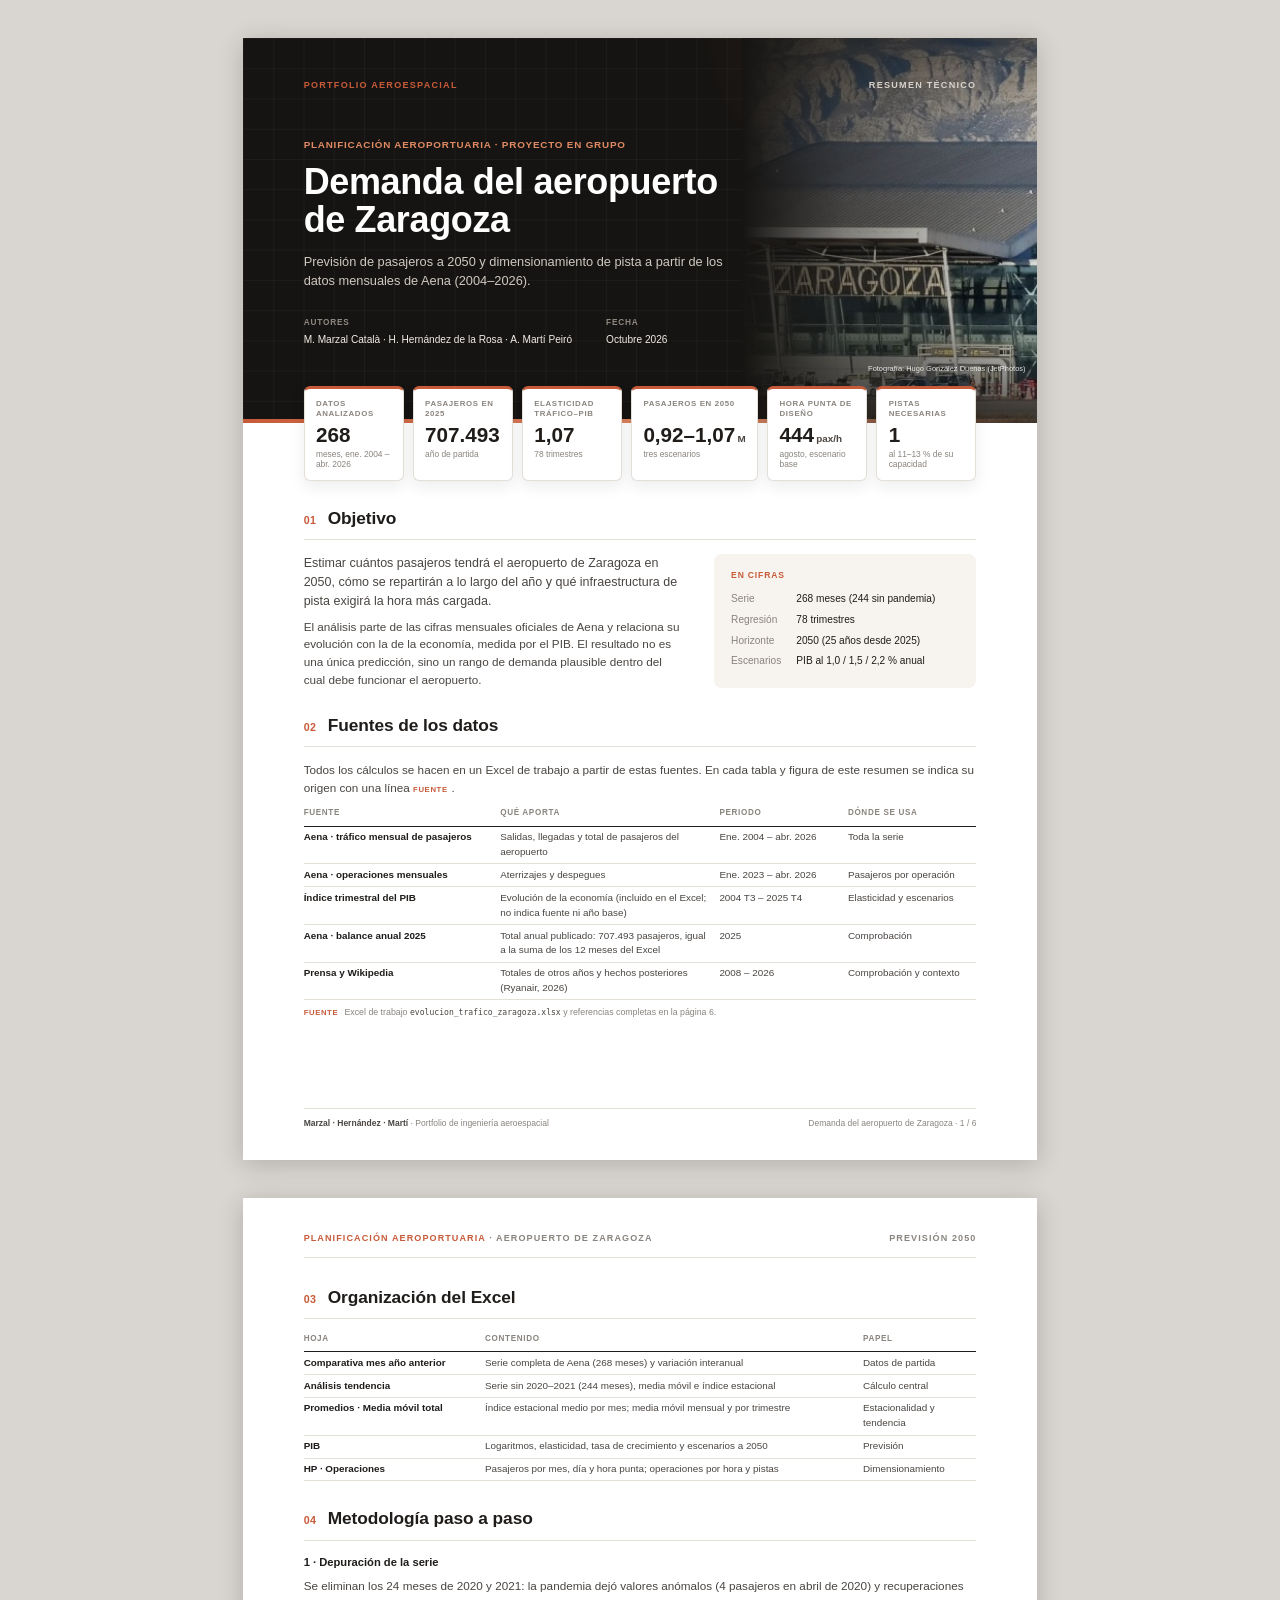
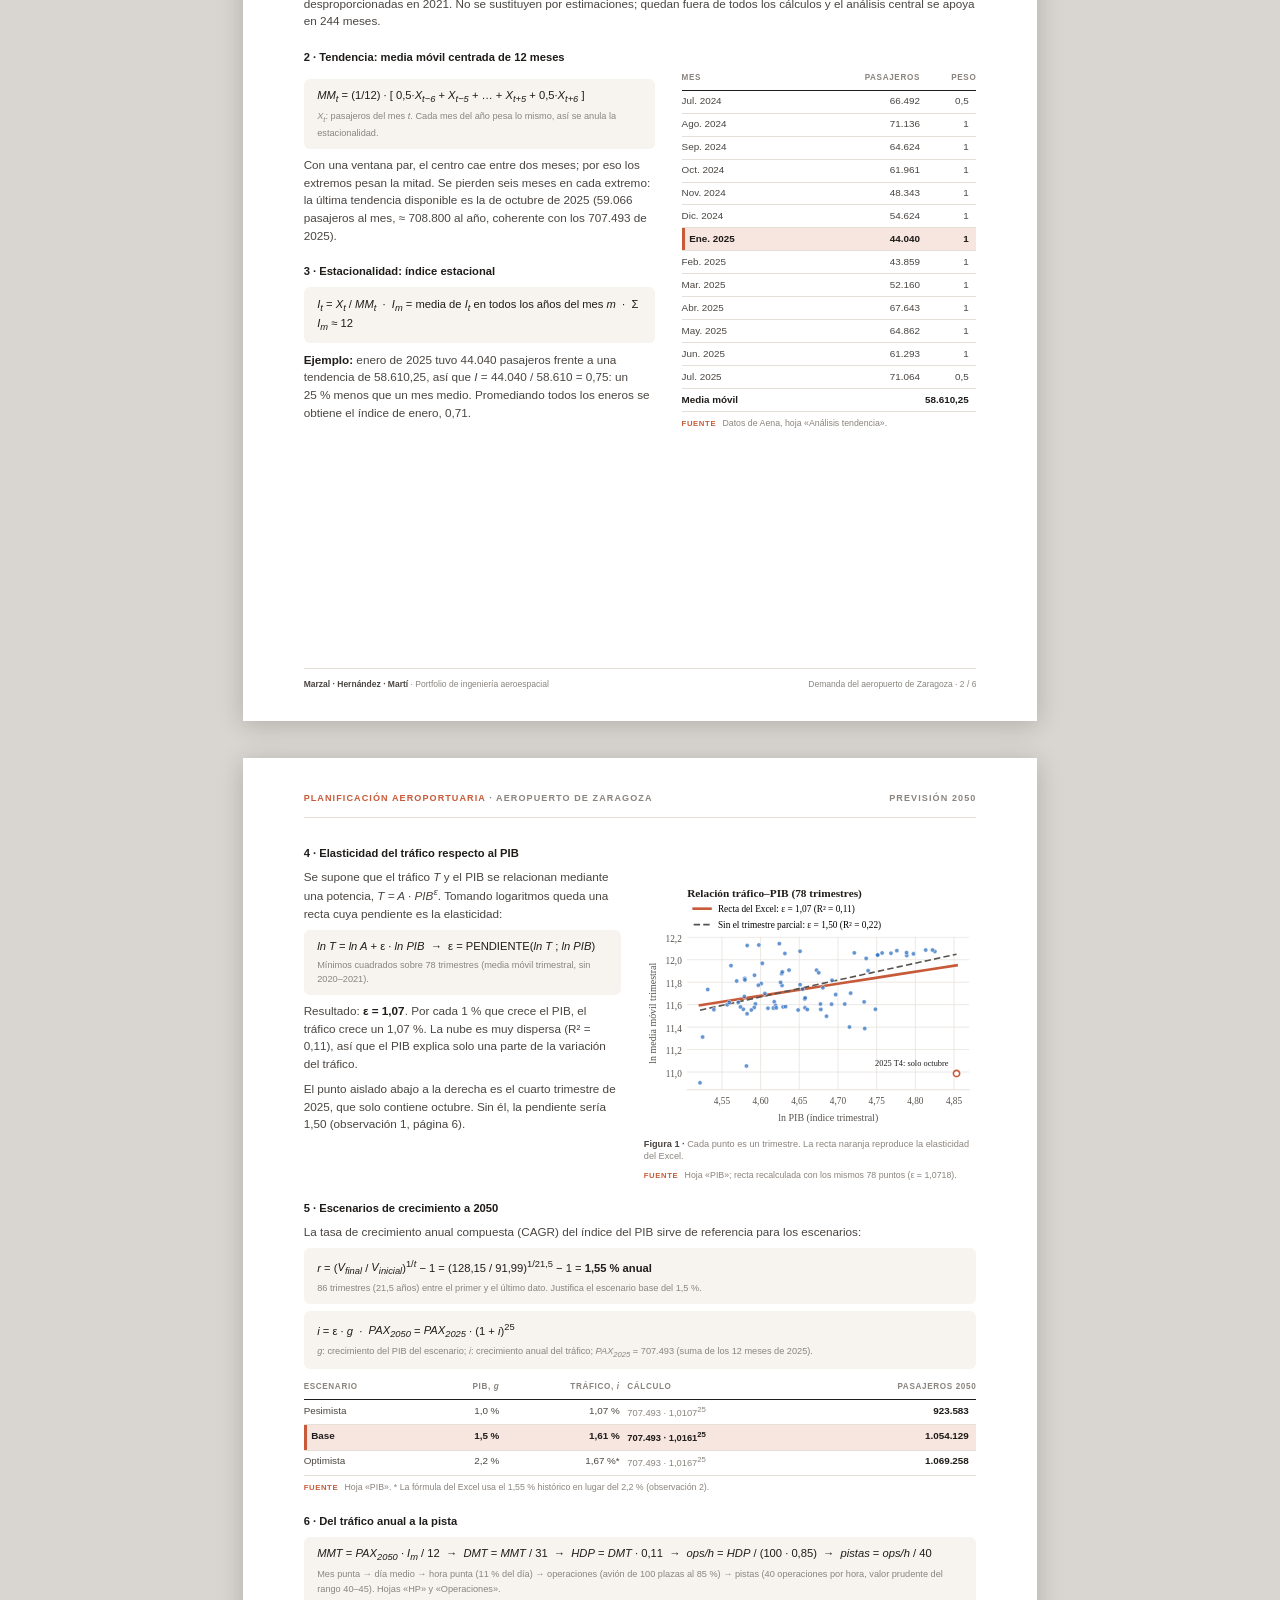
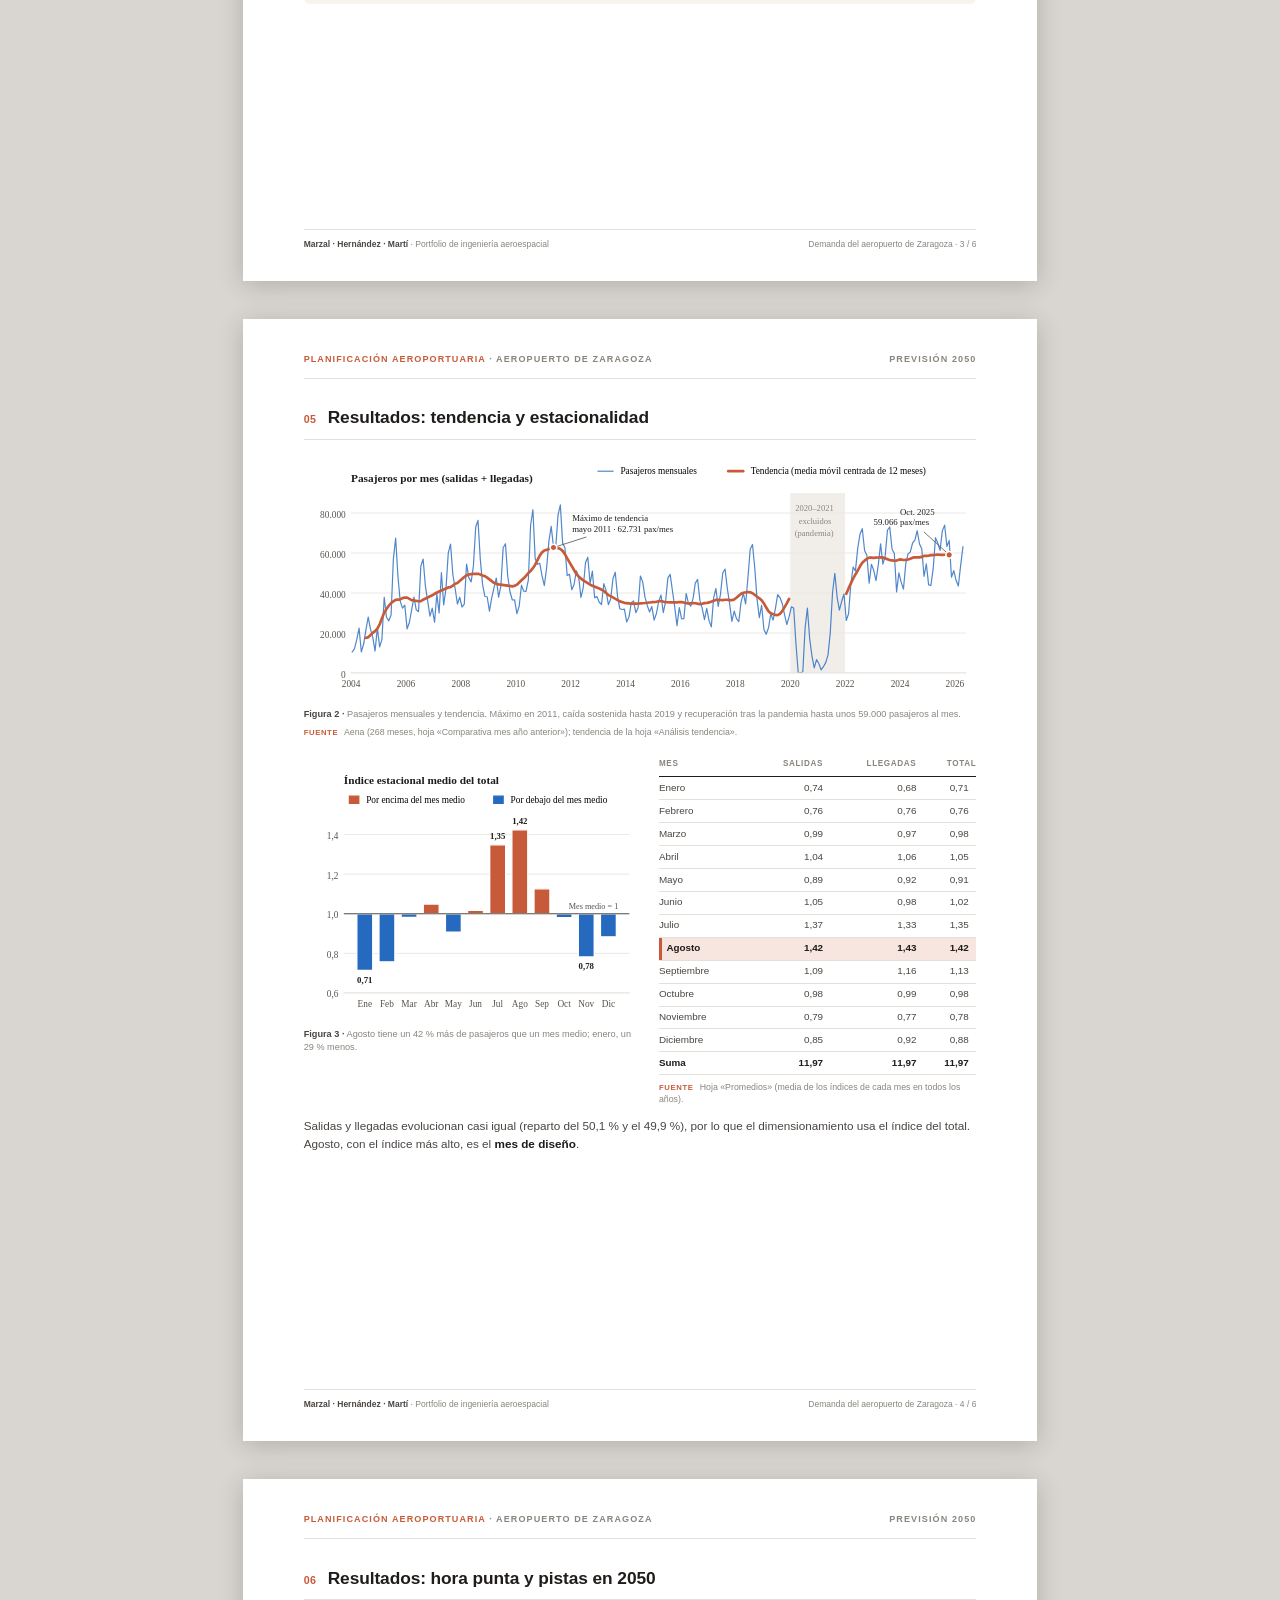
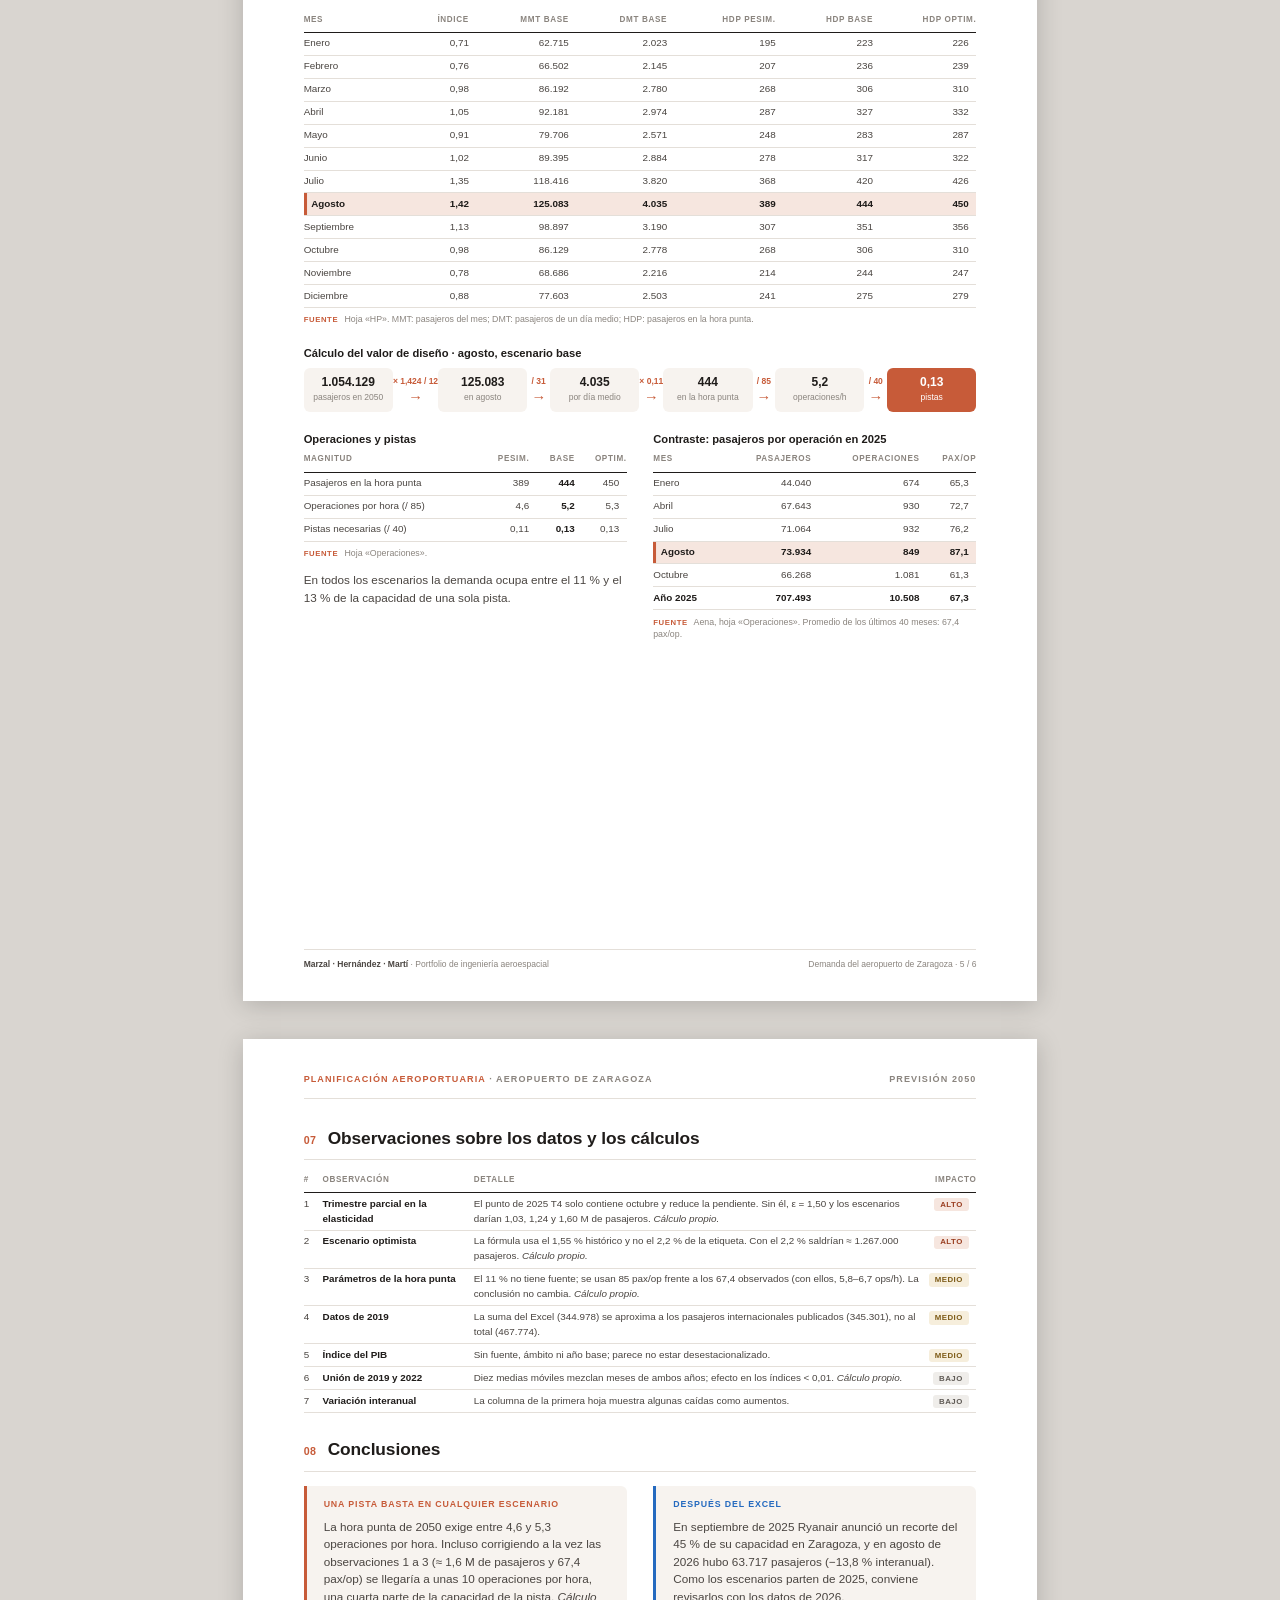
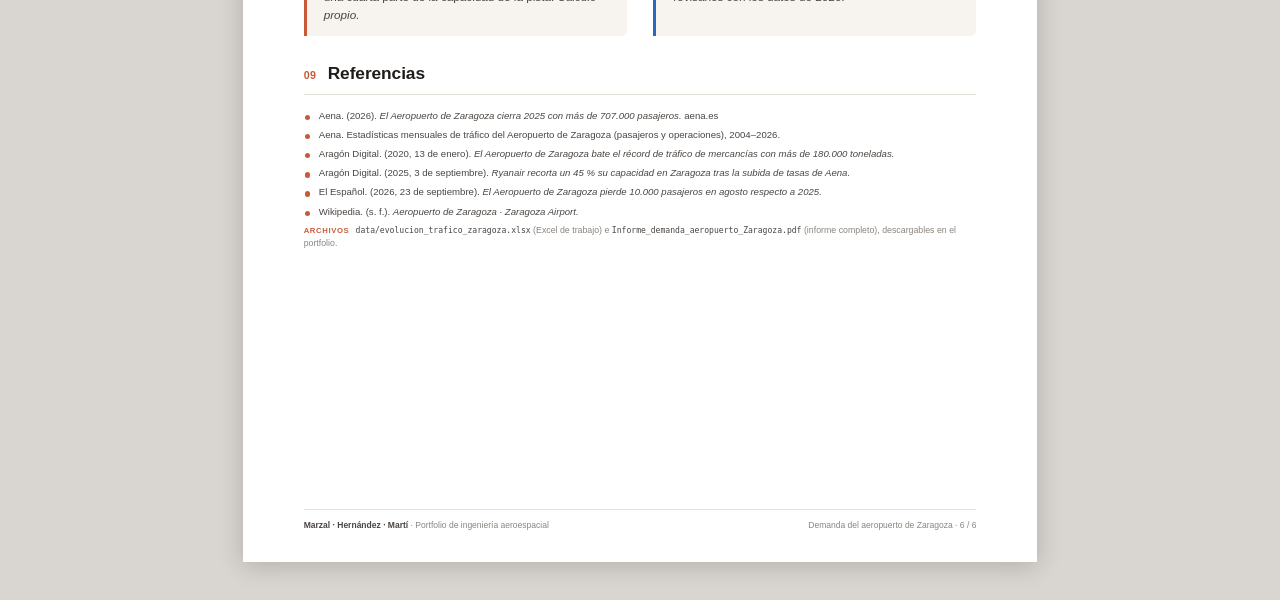
<file: tools/resumenes/zaragoza_es.html>
<!DOCTYPE html>
<html lang="es">
<head>
  <meta charset="UTF-8" />
  <title>Resumen — Demanda del aeropuerto de Zaragoza</title>
  <meta name="author" content="Marc Marzal Català; Héctor Hernández de la Rosa; Andreu Martí Peiró" />
  <link rel="stylesheet" href="resumen.css" />
</head>
<body>

<!-- ===================== Página 1 ===================== -->
<div class="page">
  <header class="band">
    <div class="band-photo" style="background-image:url('graficos/zaragoza_portada.jpg')">
      <small>Fotografía: Hugo González Duenas (JetPhotos)</small>
    </div>
    <div class="band-top">
      <span class="brand">Portfolio aeroespacial</span>
      <span>Resumen técnico</span>
    </div>
    <div class="band-body" style="max-width:112mm">
      <p class="kicker">Planificación aeroportuaria · Proyecto en grupo</p>
      <h1>Demanda del aeropuerto de Zaragoza</h1>
      <p class="subtitle">Previsión de pasajeros a 2050 y dimensionamiento de pista a partir de los datos mensuales de Aena (2004–2026).</p>
      <div class="band-meta">
        <div><span>Autores</span>M. Marzal Català · H. Hernández de la Rosa · A. Martí Peiró</div>
        <div><span>Fecha</span>Octubre 2026</div>
      </div>
    </div>
  </header>

  <div class="kpis">
    <div class="kpi"><div class="kpi-label">Datos analizados</div><div class="kpi-value">268</div><div class="kpi-note">meses, ene. 2004 – abr. 2026</div></div>
    <div class="kpi"><div class="kpi-label">Pasajeros en 2025</div><div class="kpi-value">707.493</div><div class="kpi-note">año de partida</div></div>
    <div class="kpi"><div class="kpi-label">Elasticidad tráfico–PIB</div><div class="kpi-value">1,07</div><div class="kpi-note">78 trimestres</div></div>
    <div class="kpi"><div class="kpi-label">Pasajeros en 2050</div><div class="kpi-value">0,92–1,07<small>M</small></div><div class="kpi-note">tres escenarios</div></div>
    <div class="kpi"><div class="kpi-label">Hora punta de diseño</div><div class="kpi-value">444<small>pax/h</small></div><div class="kpi-note">agosto, escenario base</div></div>
    <div class="kpi"><div class="kpi-label">Pistas necesarias</div><div class="kpi-value">1</div><div class="kpi-note">al 11–13&nbsp;% de su capacidad</div></div>
  </div>

  <div class="content">
    <section>
      <div class="sec-head"><span class="sec-num">01</span><h2>Objetivo</h2></div>
      <div class="grid-60">
        <div>
          <p class="lead">Estimar cuántos pasajeros tendrá el aeropuerto de Zaragoza en 2050, cómo se repartirán a lo largo del año y qué infraestructura de pista exigirá la hora más cargada.</p>
          <p>El análisis parte de las cifras mensuales oficiales de Aena y relaciona su evolución con la de la economía, medida por el PIB. El resultado no es una única predicción, sino un rango de demanda plausible dentro del cual debe funcionar el aeropuerto.</p>
        </div>
        <aside class="card">
          <h3>En cifras</h3>
          <dl class="spec">
            <dt>Serie</dt><dd>268 meses (244 sin pandemia)</dd>
            <dt>Regresión</dt><dd>78 trimestres</dd>
            <dt>Horizonte</dt><dd>2050 (25 años desde 2025)</dd>
            <dt>Escenarios</dt><dd>PIB al 1,0 / 1,5 / 2,2&nbsp;% anual</dd>
          </dl>
        </aside>
      </div>
    </section>

    <section>
      <div class="sec-head"><span class="sec-num">02</span><h2>Fuentes de los datos</h2></div>
      <p>Todos los cálculos se hacen en un Excel de trabajo a partir de estas fuentes. En cada tabla y figura de este resumen se indica su origen con una línea <span class="src" style="display:inline"><b>Fuente</b></span>.</p>
      <table class="compact mt-s">
        <thead><tr><th style="width:52mm">Fuente</th><th>Qué aporta</th><th style="width:34mm">Periodo</th><th style="width:34mm">Dónde se usa</th></tr></thead>
        <tbody>
          <tr><td class="strong">Aena · tráfico mensual de pasajeros</td><td>Salidas, llegadas y total de pasajeros del aeropuerto</td><td>Ene. 2004 – abr. 2026</td><td>Toda la serie</td></tr>
          <tr><td class="strong">Aena · operaciones mensuales</td><td>Aterrizajes y despegues</td><td>Ene. 2023 – abr. 2026</td><td>Pasajeros por operación</td></tr>
          <tr><td class="strong">Índice trimestral del PIB</td><td>Evolución de la economía (incluido en el Excel; no indica fuente ni año base)</td><td>2004 T3 – 2025 T4</td><td>Elasticidad y escenarios</td></tr>
          <tr><td class="strong">Aena · balance anual 2025</td><td>Total anual publicado: 707.493 pasajeros, igual a la suma de los 12 meses del Excel</td><td>2025</td><td>Comprobación</td></tr>
          <tr><td class="strong">Prensa y Wikipedia</td><td>Totales de otros años y hechos posteriores (Ryanair, 2026)</td><td>2008 – 2026</td><td>Comprobación y contexto</td></tr>
        </tbody>
      </table>
      <p class="src"><b>Fuente</b> Excel de trabajo <code>evolucion_trafico_zaragoza.xlsx</code> y referencias completas en la página 6.</p>
    </section>
  </div>

  <footer class="foot"><span><b>Marzal · Hernández · Martí</b> · Portfolio de ingeniería aeroespacial</span><span>Demanda del aeropuerto de Zaragoza · 1 / 6</span></footer>
</div>

<!-- ===================== Página 2 ===================== -->
<div class="page">
  <div class="running"><span><b>Planificación aeroportuaria</b> · Aeropuerto de Zaragoza</span><span>Previsión 2050</span></div>
  <div class="running-rule"></div>

  <div class="content">
    <section style="margin-top:0">
      <div class="sec-head"><span class="sec-num">03</span><h2>Organización del Excel</h2></div>
      <table class="compact">
        <thead><tr><th style="width:48mm">Hoja</th><th>Contenido</th><th style="width:30mm">Papel</th></tr></thead>
        <tbody>
          <tr><td class="strong">Comparativa mes año anterior</td><td>Serie completa de Aena (268 meses) y variación interanual</td><td>Datos de partida</td></tr>
          <tr><td class="strong">Análisis tendencia</td><td>Serie sin 2020–2021 (244 meses), media móvil e índice estacional</td><td>Cálculo central</td></tr>
          <tr><td class="strong">Promedios · Media móvil total</td><td>Índice estacional medio por mes; media móvil mensual y por trimestre</td><td>Estacionalidad y tendencia</td></tr>
          <tr><td class="strong">PIB</td><td>Logaritmos, elasticidad, tasa de crecimiento y escenarios a 2050</td><td>Previsión</td></tr>
          <tr><td class="strong">HP · Operaciones</td><td>Pasajeros por mes, día y hora punta; operaciones por hora y pistas</td><td>Dimensionamiento</td></tr>
        </tbody>
      </table>
    </section>

    <section>
      <div class="sec-head"><span class="sec-num">04</span><h2>Metodología paso a paso</h2></div>
      <h3>1 · Depuración de la serie</h3>
      <p>Se eliminan los 24 meses de 2020 y 2021: la pandemia dejó valores anómalos (4 pasajeros en abril de 2020) y recuperaciones desproporcionadas en 2021. No se sustituyen por estimaciones; quedan fuera de todos los cálculos y el análisis central se apoya en 244 meses.</p>

      <h3 class="sub">2 · Tendencia: media móvil centrada de 12 meses</h3>
      <div class="grid-2" style="grid-template-columns: 1fr 78mm">
        <div>
          <div class="formula"><i>MM<sub>t</sub></i> = (1/12) · [ 0,5·<i>X<sub>t−6</sub></i> + <i>X<sub>t−5</sub></i> + … + <i>X<sub>t+5</sub></i> + 0,5·<i>X<sub>t+6</sub></i> ]<small><i>X<sub>t</sub></i>: pasajeros del mes <i>t</i>. Cada mes del año pesa lo mismo, así se anula la estacionalidad.</small></div>
          <p>Con una ventana par, el centro cae entre dos meses; por eso los extremos pesan la mitad. Se pierden seis meses en cada extremo: la última tendencia disponible es la de octubre de 2025 (59.066 pasajeros al mes, ≈ 708.800 al año, coherente con los 707.493 de 2025).</p>
          <h3 class="sub">3 · Estacionalidad: índice estacional</h3>
          <div class="formula"><i>I<sub>t</sub></i> = <i>X<sub>t</sub></i> / <i>MM<sub>t</sub></i> &nbsp;·&nbsp; <i>I<sub>m</sub></i> = media de <i>I<sub>t</sub></i> en todos los años del mes <i>m</i> &nbsp;·&nbsp; Σ <i>I<sub>m</sub></i> ≈ 12</div>
          <p><strong>Ejemplo:</strong> enero de 2025 tuvo 44.040 pasajeros frente a una tendencia de 58.610,25, así que <i>I</i> = 44.040 / 58.610 = 0,75: un 25&nbsp;% menos que un mes medio. Promediando todos los eneros se obtiene el índice de enero, 0,71.</p>
        </div>
        <div>
          <table class="compact">
            <thead><tr><th>Mes</th><th class="num">Pasajeros</th><th class="num">Peso</th></tr></thead>
            <tbody>
              <tr><td>Jul. 2024</td><td class="num">66.492</td><td class="num">0,5</td></tr>
              <tr><td>Ago. 2024</td><td class="num">71.136</td><td class="num">1</td></tr>
              <tr><td>Sep. 2024</td><td class="num">64.624</td><td class="num">1</td></tr>
              <tr><td>Oct. 2024</td><td class="num">61.961</td><td class="num">1</td></tr>
              <tr><td>Nov. 2024</td><td class="num">48.343</td><td class="num">1</td></tr>
              <tr><td>Dic. 2024</td><td class="num">54.624</td><td class="num">1</td></tr>
              <tr class="hl"><td>Ene. 2025</td><td class="num">44.040</td><td class="num">1</td></tr>
              <tr><td>Feb. 2025</td><td class="num">43.859</td><td class="num">1</td></tr>
              <tr><td>Mar. 2025</td><td class="num">52.160</td><td class="num">1</td></tr>
              <tr><td>Abr. 2025</td><td class="num">67.643</td><td class="num">1</td></tr>
              <tr><td>May. 2025</td><td class="num">64.862</td><td class="num">1</td></tr>
              <tr><td>Jun. 2025</td><td class="num">61.293</td><td class="num">1</td></tr>
              <tr><td>Jul. 2025</td><td class="num">71.064</td><td class="num">0,5</td></tr>
              <tr><td class="strong">Media móvil</td><td class="num strong" colspan="2">58.610,25</td></tr>
            </tbody>
          </table>
          <p class="src"><b>Fuente</b> Datos de Aena, hoja «Análisis tendencia».</p>
        </div>
      </div>
    </section>
  </div>

  <footer class="foot"><span><b>Marzal · Hernández · Martí</b> · Portfolio de ingeniería aeroespacial</span><span>Demanda del aeropuerto de Zaragoza · 2 / 6</span></footer>
</div>

<!-- ===================== Página 3 ===================== -->
<div class="page">
  <div class="running"><span><b>Planificación aeroportuaria</b> · Aeropuerto de Zaragoza</span><span>Previsión 2050</span></div>
  <div class="running-rule"></div>

  <div class="content">
    <section style="margin-top:0">
      <h3>4 · Elasticidad del tráfico respecto al PIB</h3>
      <div class="grid-2" style="grid-template-columns: 1fr 88mm; gap:6mm">
        <div>
          <p>Se supone que el tráfico <i>T</i> y el PIB se relacionan mediante una potencia, <i>T = A · PIB<sup>ε</sup></i>. Tomando logaritmos queda una recta cuya pendiente es la elasticidad:</p>
          <div class="formula"><i>ln T</i> = <i>ln A</i> + ε · <i>ln PIB</i> &nbsp;→&nbsp; ε = PENDIENTE(<i>ln T</i> ; <i>ln PIB</i>)<small>Mínimos cuadrados sobre 78 trimestres (media móvil trimestral, sin 2020–2021).</small></div>
          <p>Resultado: <strong>ε = 1,07</strong>. Por cada 1&nbsp;% que crece el PIB, el tráfico crece un 1,07&nbsp;%. La nube es muy dispersa (R² = 0,11), así que el PIB explica solo una parte de la variación del tráfico.</p>
          <p>El punto aislado abajo a la derecha es el cuarto trimestre de 2025, que solo contiene octubre. Sin él, la pendiente sería 1,50 (observación 1, página 6).</p>
        </div>
        <figure>
          <img src="graficos/zgz_elasticidad_es.svg" alt="Dispersión ln PIB frente a ln tráfico" />
          <figcaption><b>Figura 1 ·</b> Cada punto es un trimestre. La recta naranja reproduce la elasticidad del Excel.</figcaption>
          <p class="src"><b>Fuente</b> Hoja «PIB»; recta recalculada con los mismos 78 puntos (ε = 1,0718).</p>
        </figure>
      </div>

      <h3 class="sub">5 · Escenarios de crecimiento a 2050</h3>
      <p>La tasa de crecimiento anual compuesta (CAGR) del índice del PIB sirve de referencia para los escenarios:</p>
      <div class="formula"><i>r</i> = (<i>V<sub>final</sub></i> / <i>V<sub>inicial</sub></i>)<sup>1/<i>t</i></sup> − 1 = (128,15 / 91,99)<sup>1/21,5</sup> − 1 = <strong>1,55&nbsp;% anual</strong><small>86 trimestres (21,5 años) entre el primer y el último dato. Justifica el escenario base del 1,5&nbsp;%.</small></div>
      <div class="formula"><i>i</i> = ε · <i>g</i> &nbsp;·&nbsp; <i>PAX<sub>2050</sub></i> = <i>PAX<sub>2025</sub></i> · (1 + <i>i</i>)<sup>25</sup><small><i>g</i>: crecimiento del PIB del escenario; <i>i</i>: crecimiento anual del tráfico; <i>PAX<sub>2025</sub></i> = 707.493 (suma de los 12 meses de 2025).</small></div>
      <table class="compact mt-s">
        <thead><tr><th>Escenario</th><th class="num">PIB, <i>g</i></th><th class="num">Tráfico, <i>i</i></th><th>Cálculo</th><th class="num">Pasajeros 2050</th></tr></thead>
        <tbody>
          <tr><td>Pesimista</td><td class="num">1,0&nbsp;%</td><td class="num">1,07&nbsp;%</td><td class="calc">707.493 · 1,0107<sup>25</sup></td><td class="num strong">923.583</td></tr>
          <tr class="hl"><td>Base</td><td class="num">1,5&nbsp;%</td><td class="num">1,61&nbsp;%</td><td class="calc">707.493 · 1,0161<sup>25</sup></td><td class="num">1.054.129</td></tr>
          <tr><td>Optimista</td><td class="num">2,2&nbsp;%</td><td class="num">1,67&nbsp;%*</td><td class="calc">707.493 · 1,0167<sup>25</sup></td><td class="num strong">1.069.258</td></tr>
        </tbody>
      </table>
      <p class="src"><b>Fuente</b> Hoja «PIB». * La fórmula del Excel usa el 1,55&nbsp;% histórico en lugar del 2,2&nbsp;% (observación 2).</p>

      <h3 class="sub">6 · Del tráfico anual a la pista</h3>
      <div class="formula"><i>MMT</i> = <i>PAX<sub>2050</sub></i> · <i>I<sub>m</sub></i> / 12 &nbsp;→&nbsp; <i>DMT</i> = <i>MMT</i> / 31 &nbsp;→&nbsp; <i>HDP</i> = <i>DMT</i> · 0,11 &nbsp;→&nbsp; <i>ops/h</i> = <i>HDP</i> / (100 · 0,85) &nbsp;→&nbsp; <i>pistas</i> = <i>ops/h</i> / 40<small>Mes punta → día medio → hora punta (11&nbsp;% del día) → operaciones (avión de 100 plazas al 85&nbsp;%) → pistas (40 operaciones por hora, valor prudente del rango 40–45). Hojas «HP» y «Operaciones».</small></div>
    </section>
  </div>

  <footer class="foot"><span><b>Marzal · Hernández · Martí</b> · Portfolio de ingeniería aeroespacial</span><span>Demanda del aeropuerto de Zaragoza · 3 / 6</span></footer>
</div>

<!-- ===================== Página 4 ===================== -->
<div class="page">
  <div class="running"><span><b>Planificación aeroportuaria</b> · Aeropuerto de Zaragoza</span><span>Previsión 2050</span></div>
  <div class="running-rule"></div>

  <div class="content">
    <section style="margin-top:0">
      <div class="sec-head"><span class="sec-num">05</span><h2>Resultados: tendencia y estacionalidad</h2></div>
      <figure>
        <img src="graficos/zgz_serie_es.svg" alt="Pasajeros mensuales y tendencia 2004-2026" />
        <figcaption><b>Figura 2 ·</b> Pasajeros mensuales y tendencia. Máximo en 2011, caída sostenida hasta 2019 y recuperación tras la pandemia hasta unos 59.000 pasajeros al mes.</figcaption>
        <p class="src"><b>Fuente</b> Aena (268 meses, hoja «Comparativa mes año anterior»); tendencia de la hoja «Análisis tendencia».</p>
      </figure>

      <div class="grid-2 mt-m" style="grid-template-columns: 88mm 1fr; gap:6mm">
        <figure>
          <img src="graficos/zgz_estacionalidad_es.svg" alt="Índice estacional por mes" />
          <figcaption><b>Figura 3 ·</b> Agosto tiene un 42&nbsp;% más de pasajeros que un mes medio; enero, un 29&nbsp;% menos.</figcaption>
        </figure>
        <div>
          <table class="compact">
            <thead><tr><th>Mes</th><th class="num">Salidas</th><th class="num">Llegadas</th><th class="num">Total</th></tr></thead>
            <tbody>
              <tr><td>Enero</td><td class="num">0,74</td><td class="num">0,68</td><td class="num">0,71</td></tr>
              <tr><td>Febrero</td><td class="num">0,76</td><td class="num">0,76</td><td class="num">0,76</td></tr>
              <tr><td>Marzo</td><td class="num">0,99</td><td class="num">0,97</td><td class="num">0,98</td></tr>
              <tr><td>Abril</td><td class="num">1,04</td><td class="num">1,06</td><td class="num">1,05</td></tr>
              <tr><td>Mayo</td><td class="num">0,89</td><td class="num">0,92</td><td class="num">0,91</td></tr>
              <tr><td>Junio</td><td class="num">1,05</td><td class="num">0,98</td><td class="num">1,02</td></tr>
              <tr><td>Julio</td><td class="num">1,37</td><td class="num">1,33</td><td class="num">1,35</td></tr>
              <tr class="hl"><td>Agosto</td><td class="num">1,42</td><td class="num">1,43</td><td class="num">1,42</td></tr>
              <tr><td>Septiembre</td><td class="num">1,09</td><td class="num">1,16</td><td class="num">1,13</td></tr>
              <tr><td>Octubre</td><td class="num">0,98</td><td class="num">0,99</td><td class="num">0,98</td></tr>
              <tr><td>Noviembre</td><td class="num">0,79</td><td class="num">0,77</td><td class="num">0,78</td></tr>
              <tr><td>Diciembre</td><td class="num">0,85</td><td class="num">0,92</td><td class="num">0,88</td></tr>
              <tr><td class="strong">Suma</td><td class="num strong">11,97</td><td class="num strong">11,97</td><td class="num strong">11,97</td></tr>
            </tbody>
          </table>
          <p class="src"><b>Fuente</b> Hoja «Promedios» (media de los índices de cada mes en todos los años).</p>
        </div>
      </div>
      <p class="mt-s">Salidas y llegadas evolucionan casi igual (reparto del 50,1&nbsp;% y el 49,9&nbsp;%), por lo que el dimensionamiento usa el índice del total. Agosto, con el índice más alto, es el <strong>mes de diseño</strong>.</p>
    </section>
  </div>

  <footer class="foot"><span><b>Marzal · Hernández · Martí</b> · Portfolio de ingeniería aeroespacial</span><span>Demanda del aeropuerto de Zaragoza · 4 / 6</span></footer>
</div>

<!-- ===================== Página 5 ===================== -->
<div class="page">
  <div class="running"><span><b>Planificación aeroportuaria</b> · Aeropuerto de Zaragoza</span><span>Previsión 2050</span></div>
  <div class="running-rule"></div>

  <div class="content">
    <section style="margin-top:0">
      <div class="sec-head"><span class="sec-num">06</span><h2>Resultados: hora punta y pistas en 2050</h2></div>
      <table class="compact">
        <thead><tr><th>Mes</th><th class="num">Índice</th><th class="num">MMT base</th><th class="num">DMT base</th><th class="num">HDP pesim.</th><th class="num">HDP base</th><th class="num">HDP optim.</th></tr></thead>
        <tbody>
          <tr><td>Enero</td><td class="num">0,71</td><td class="num">62.715</td><td class="num">2.023</td><td class="num">195</td><td class="num">223</td><td class="num">226</td></tr>
          <tr><td>Febrero</td><td class="num">0,76</td><td class="num">66.502</td><td class="num">2.145</td><td class="num">207</td><td class="num">236</td><td class="num">239</td></tr>
          <tr><td>Marzo</td><td class="num">0,98</td><td class="num">86.192</td><td class="num">2.780</td><td class="num">268</td><td class="num">306</td><td class="num">310</td></tr>
          <tr><td>Abril</td><td class="num">1,05</td><td class="num">92.181</td><td class="num">2.974</td><td class="num">287</td><td class="num">327</td><td class="num">332</td></tr>
          <tr><td>Mayo</td><td class="num">0,91</td><td class="num">79.706</td><td class="num">2.571</td><td class="num">248</td><td class="num">283</td><td class="num">287</td></tr>
          <tr><td>Junio</td><td class="num">1,02</td><td class="num">89.395</td><td class="num">2.884</td><td class="num">278</td><td class="num">317</td><td class="num">322</td></tr>
          <tr><td>Julio</td><td class="num">1,35</td><td class="num">118.416</td><td class="num">3.820</td><td class="num">368</td><td class="num">420</td><td class="num">426</td></tr>
          <tr class="hl"><td>Agosto</td><td class="num">1,42</td><td class="num">125.083</td><td class="num">4.035</td><td class="num">389</td><td class="num">444</td><td class="num">450</td></tr>
          <tr><td>Septiembre</td><td class="num">1,13</td><td class="num">98.897</td><td class="num">3.190</td><td class="num">307</td><td class="num">351</td><td class="num">356</td></tr>
          <tr><td>Octubre</td><td class="num">0,98</td><td class="num">86.129</td><td class="num">2.778</td><td class="num">268</td><td class="num">306</td><td class="num">310</td></tr>
          <tr><td>Noviembre</td><td class="num">0,78</td><td class="num">68.686</td><td class="num">2.216</td><td class="num">214</td><td class="num">244</td><td class="num">247</td></tr>
          <tr><td>Diciembre</td><td class="num">0,88</td><td class="num">77.603</td><td class="num">2.503</td><td class="num">241</td><td class="num">275</td><td class="num">279</td></tr>
        </tbody>
      </table>
      <p class="src"><b>Fuente</b> Hoja «HP». MMT: pasajeros del mes; DMT: pasajeros de un día medio; HDP: pasajeros en la hora punta.</p>

      <h3 class="sub">Cálculo del valor de diseño · agosto, escenario base</h3>
      <div class="flow small">
        <div class="node"><div class="v">1.054.129</div><div class="l">pasajeros en 2050</div></div>
        <div class="op"><span>× 1,424 / 12</span><span class="arr">→</span></div>
        <div class="node"><div class="v">125.083</div><div class="l">en agosto</div></div>
        <div class="op"><span>/ 31</span><span class="arr">→</span></div>
        <div class="node"><div class="v">4.035</div><div class="l">por día medio</div></div>
        <div class="op"><span>× 0,11</span><span class="arr">→</span></div>
        <div class="node"><div class="v">444</div><div class="l">en la hora punta</div></div>
        <div class="op"><span>/ 85</span><span class="arr">→</span></div>
        <div class="node"><div class="v">5,2</div><div class="l">operaciones/h</div></div>
        <div class="op"><span>/ 40</span><span class="arr">→</span></div>
        <div class="node end"><div class="v">0,13</div><div class="l">pistas</div></div>
      </div>

      <div class="grid-2 mt-m">
        <div>
          <h3>Operaciones y pistas</h3>
          <table class="compact">
            <thead><tr><th>Magnitud</th><th class="num">Pesim.</th><th class="num">Base</th><th class="num">Optim.</th></tr></thead>
            <tbody>
              <tr><td>Pasajeros en la hora punta</td><td class="num">389</td><td class="num strong">444</td><td class="num">450</td></tr>
              <tr><td>Operaciones por hora (/ 85)</td><td class="num">4,6</td><td class="num strong">5,2</td><td class="num">5,3</td></tr>
              <tr><td>Pistas necesarias (/ 40)</td><td class="num">0,11</td><td class="num strong">0,13</td><td class="num">0,13</td></tr>
            </tbody>
          </table>
          <p class="src"><b>Fuente</b> Hoja «Operaciones».</p>
          <p class="mt-s">En todos los escenarios la demanda ocupa entre el 11&nbsp;% y el 13&nbsp;% de la capacidad de una sola pista.</p>
        </div>
        <div>
          <h3>Contraste: pasajeros por operación en 2025</h3>
          <table class="compact">
            <thead><tr><th>Mes</th><th class="num">Pasajeros</th><th class="num">Operaciones</th><th class="num">Pax/op</th></tr></thead>
            <tbody>
              <tr><td>Enero</td><td class="num">44.040</td><td class="num">674</td><td class="num">65,3</td></tr>
              <tr><td>Abril</td><td class="num">67.643</td><td class="num">930</td><td class="num">72,7</td></tr>
              <tr><td>Julio</td><td class="num">71.064</td><td class="num">932</td><td class="num">76,2</td></tr>
              <tr class="hl"><td>Agosto</td><td class="num">73.934</td><td class="num">849</td><td class="num">87,1</td></tr>
              <tr><td>Octubre</td><td class="num">66.268</td><td class="num">1.081</td><td class="num">61,3</td></tr>
              <tr><td class="strong">Año 2025</td><td class="num strong">707.493</td><td class="num strong">10.508</td><td class="num strong">67,3</td></tr>
            </tbody>
          </table>
          <p class="src"><b>Fuente</b> Aena, hoja «Operaciones». Promedio de los últimos 40 meses: 67,4 pax/op.</p>
        </div>
      </div>
    </section>
  </div>

  <footer class="foot"><span><b>Marzal · Hernández · Martí</b> · Portfolio de ingeniería aeroespacial</span><span>Demanda del aeropuerto de Zaragoza · 5 / 6</span></footer>
</div>

<!-- ===================== Página 6 ===================== -->
<div class="page">
  <div class="running"><span><b>Planificación aeroportuaria</b> · Aeropuerto de Zaragoza</span><span>Previsión 2050</span></div>
  <div class="running-rule"></div>

  <div class="content">
    <section style="margin-top:0">
      <div class="sec-head"><span class="sec-num">07</span><h2>Observaciones sobre los datos y los cálculos</h2></div>
      <table class="compact">
        <thead><tr><th style="width:5mm">#</th><th style="width:40mm">Observación</th><th>Detalle</th><th class="num">Impacto</th></tr></thead>
        <tbody>
          <tr><td>1</td><td class="strong">Trimestre parcial en la elasticidad</td><td>El punto de 2025 T4 solo contiene octubre y reduce la pendiente. Sin él, ε = 1,50 y los escenarios darían 1,03, 1,24 y 1,60 M de pasajeros. <em>Cálculo propio.</em></td><td class="num"><span class="tag alto">Alto</span></td></tr>
          <tr><td>2</td><td class="strong">Escenario optimista</td><td>La fórmula usa el 1,55&nbsp;% histórico y no el 2,2&nbsp;% de la etiqueta. Con el 2,2&nbsp;% saldrían ≈ 1.267.000 pasajeros. <em>Cálculo propio.</em></td><td class="num"><span class="tag alto">Alto</span></td></tr>
          <tr><td>3</td><td class="strong">Parámetros de la hora punta</td><td>El 11&nbsp;% no tiene fuente; se usan 85 pax/op frente a los 67,4 observados (con ellos, 5,8–6,7 ops/h). La conclusión no cambia. <em>Cálculo propio.</em></td><td class="num"><span class="tag medio">Medio</span></td></tr>
          <tr><td>4</td><td class="strong">Datos de 2019</td><td>La suma del Excel (344.978) se aproxima a los pasajeros internacionales publicados (345.301), no al total (467.774).</td><td class="num"><span class="tag medio">Medio</span></td></tr>
          <tr><td>5</td><td class="strong">Índice del PIB</td><td>Sin fuente, ámbito ni año base; parece no estar desestacionalizado.</td><td class="num"><span class="tag medio">Medio</span></td></tr>
          <tr><td>6</td><td class="strong">Unión de 2019 y 2022</td><td>Diez medias móviles mezclan meses de ambos años; efecto en los índices &lt; 0,01. <em>Cálculo propio.</em></td><td class="num"><span class="tag bajo">Bajo</span></td></tr>
          <tr><td>7</td><td class="strong">Variación interanual</td><td>La columna de la primera hoja muestra algunas caídas como aumentos.</td><td class="num"><span class="tag bajo">Bajo</span></td></tr>
        </tbody>
      </table>
    </section>

    <section>
      <div class="sec-head"><span class="sec-num">08</span><h2>Conclusiones</h2></div>
      <div class="grid-2">
        <div class="callout">
          <h3>Una pista basta en cualquier escenario</h3>
          <p>La hora punta de 2050 exige entre 4,6 y 5,3 operaciones por hora. Incluso corrigiendo a la vez las observaciones 1 a 3 (≈ 1,6 M de pasajeros y 67,4 pax/op) se llegaría a unas 10 operaciones por hora, una cuarta parte de la capacidad de la pista. <em>Cálculo propio.</em></p>
        </div>
        <div class="callout" style="border-left-color: var(--blue)">
          <h3 style="color: var(--blue)">Después del Excel</h3>
          <p>En septiembre de 2025 Ryanair anunció un recorte del 45&nbsp;% de su capacidad en Zaragoza, y en agosto de 2026 hubo 63.717 pasajeros (−13,8&nbsp;% interanual). Como los escenarios parten de 2025, conviene revisarlos con los datos de 2026.</p>
        </div>
      </div>
    </section>

    <section>
      <div class="sec-head"><span class="sec-num">09</span><h2>Referencias</h2></div>
      <ul class="dots" style="font-size:7.2pt; line-height:1.45">
        <li>Aena. (2026). <em>El Aeropuerto de Zaragoza cierra 2025 con más de 707.000 pasajeros.</em> aena.es</li>
        <li>Aena. Estadísticas mensuales de tráfico del Aeropuerto de Zaragoza (pasajeros y operaciones), 2004–2026.</li>
        <li>Aragón Digital. (2020, 13 de enero). <em>El Aeropuerto de Zaragoza bate el récord de tráfico de mercancías con más de 180.000 toneladas.</em></li>
        <li>Aragón Digital. (2025, 3 de septiembre). <em>Ryanair recorta un 45&nbsp;% su capacidad en Zaragoza tras la subida de tasas de Aena.</em></li>
        <li>El Español. (2026, 23 de septiembre). <em>El Aeropuerto de Zaragoza pierde 10.000 pasajeros en agosto respecto a 2025.</em></li>
        <li>Wikipedia. (s. f.). <em>Aeropuerto de Zaragoza</em> · <em>Zaragoza Airport.</em></li>
      </ul>
      <p class="src mt-s"><b>Archivos</b> <code>data/evolucion_trafico_zaragoza.xlsx</code> (Excel de trabajo) e <code>Informe_demanda_aeropuerto_Zaragoza.pdf</code> (informe completo), descargables en el portfolio.</p>
    </section>
  </div>

  <footer class="foot"><span><b>Marzal · Hernández · Martí</b> · Portfolio de ingeniería aeroespacial</span><span>Demanda del aeropuerto de Zaragoza · 6 / 6</span></footer>
</div>

</body>
</html>
</file>
<file: styles.css>
/* ============================================
   SISTEMA DE DISEÑO — Portfolio Aeroespacial
   Guía completa en DESIGN.md. Usa siempre los tokens
   de :root; no escribas colores ni duraciones sueltos.
   ============================================ */

@import url('https://fonts.googleapis.com/css2?family=Inter:wght@300;400;500;600;700&family=Inter+Tight:wght@400;500;600;700&family=Instrument+Serif:ital@0;1&family=JetBrains+Mono:wght@400;500&display=swap');

:root {
  /* --- Escala de grises (color principal) --- */
  --gray-950: #0d0d0e;
  --gray-900: #131315;
  --gray-850: #19191b;
  --gray-800: #202023;
  --gray-700: #2c2c30;
  --gray-600: #45454a;
  --gray-500: #6e6e73;
  --gray-400: #8e8e93;
  --gray-300: #b4b4b8;
  --gray-200: #d6d6d8;
  --gray-100: #ededec;
  --gray-50:  #f7f7f6;

  /* --- Acento: naranja-rojo (secundario) --- */
  --accent: #e8552b;
  --accent-hover: #ff6b3d;
  --accent-deep: #b8401f;
  --accent-soft: rgba(232, 85, 43, 0.12);
  --accent-line: rgba(232, 85, 43, 0.4);
  --on-accent: #111112;

  /* --- Terciario: azul acero (datos, información secundaria) --- */
  --tertiary: #8aa1b9;
  --tertiary-soft: rgba(138, 161, 185, 0.12);
  --tertiary-line: rgba(138, 161, 185, 0.4);

  /* --- Roles semánticos --- */
  --bg: var(--gray-950);
  --bg-raised: var(--gray-900);
  --bg-elevated: var(--gray-850);
  --bg-sunken: rgba(0, 0, 0, 0.25);
  --text: var(--gray-100);
  --text-2: var(--gray-400);
  --text-3: var(--gray-500);
  --line: rgba(255, 255, 255, 0.08);
  --line-strong: rgba(255, 255, 255, 0.16);

  /* --- Tipografía --- */
  --font-display: 'Inter Tight', 'Inter', system-ui, sans-serif;
  --font-body: 'Inter', system-ui, sans-serif;
  --font-serif: 'Instrument Serif', Georgia, serif;
  --font-mono: 'JetBrains Mono', ui-monospace, monospace;

  --fs-2xs: 0.6875rem;
  --fs-xs: 0.75rem;
  --fs-sm: 0.875rem;
  --fs-base: 1rem;
  --fs-md: 1.125rem;
  --fs-lg: 1.375rem;
  --fs-xl: clamp(1.75rem, 3.2vw, 2.5rem);
  --fs-2xl: clamp(2.25rem, 5vw, 3.75rem);
  --fs-3xl: clamp(2.75rem, 8vw, 6.5rem);

  /* --- Espaciado --- */
  --space-2xs: 0.25rem;
  --space-xs: 0.5rem;
  --space-sm: 0.75rem;
  --space-md: 1rem;
  --space-lg: 1.5rem;
  --space-xl: 2rem;
  --space-2xl: 3rem;
  --space-3xl: 5rem;
  --space-4xl: 8rem;

  /* --- Layout --- */
  --container: 1240px;
  --gutter: clamp(1rem, 4vw, 3rem);
  --nav-h: 72px;

  /* --- Radios (contenidos: estética editorial) --- */
  --radius-xs: 2px;
  --radius-sm: 4px;
  --radius-md: 8px;
  --radius-pill: 999px;

  /* --- Movimiento --- */
  --ease-out: cubic-bezier(0.16, 1, 0.3, 1);
  --ease-in-out: cubic-bezier(0.65, 0, 0.35, 1);
  --dur-1: 160ms;
  --dur-2: 320ms;
  --dur-3: 600ms;
  --dur-4: 1000ms;

  /* --- Alias heredados (compatibilidad con contenido antiguo) --- */
  --text-primary: var(--text);
  --text-secondary: var(--text-2);
  --text-muted: var(--text-3);
  --accent-cyan: var(--accent);
  --accent-blue: var(--accent-deep);
  --accent-green: var(--tertiary);
  --border-color: var(--line);
  --border-glow: var(--line-strong);
  --bg-primary: var(--bg);
  --bg-secondary: var(--bg-raised);
  --bg-card: var(--bg-raised);
}

/* ============================================
   BASE
   ============================================ */
*, *::before, *::after { margin: 0; padding: 0; box-sizing: border-box; }

html {
  font-size: 16px;
  scroll-behavior: smooth;
  scroll-padding-top: calc(var(--nav-h) + 1rem);
}

body {
  font-family: var(--font-body);
  font-size: var(--fs-base);
  background: var(--bg);
  color: var(--text);
  line-height: 1.6;
  min-height: 100vh;
  overflow-x: hidden;
  -webkit-font-smoothing: antialiased;
  -moz-osx-font-smoothing: grayscale;
  font-feature-settings: 'ss01', 'cv11';
}

/* Retícula técnica de fondo, muy tenue y desvanecida hacia abajo */
body::before {
  content: '';
  position: fixed;
  inset: 0;
  z-index: 0;
  pointer-events: none;
  background-image:
    linear-gradient(var(--line) 1px, transparent 1px),
    linear-gradient(90deg, var(--line) 1px, transparent 1px);
  background-size: 96px 96px;
  background-position: center top;
  opacity: 0.28;
  -webkit-mask-image: radial-gradient(ellipse 80% 60% at 50% 0%, #000 0%, transparent 75%);
  mask-image: radial-gradient(ellipse 80% 60% at 50% 0%, #000 0%, transparent 75%);
}

::selection { background: var(--accent); color: var(--on-accent); }

a { color: inherit; text-decoration: none; }

img { max-width: 100%; height: auto; display: block; }

button { font: inherit; color: inherit; }

:focus-visible { outline: 2px solid var(--accent); outline-offset: 3px; border-radius: var(--radius-xs); }

::-webkit-scrollbar { width: 10px; height: 10px; }
::-webkit-scrollbar-track { background: var(--bg); }
::-webkit-scrollbar-thumb { background: var(--gray-700); border: 3px solid var(--bg); border-radius: var(--radius-pill); }
::-webkit-scrollbar-thumb:hover { background: var(--gray-600); }

#app { position: relative; z-index: 1; min-height: 100vh; }

.container {
  width: 100%;
  max-width: var(--container);
  margin: 0 auto;
  padding: 0 var(--gutter);
}

/* ============================================
   PRIMITIVAS TIPOGRÁFICAS
   ============================================ */
.eyebrow {
  display: inline-flex;
  align-items: center;
  gap: var(--space-xs);
  font-family: var(--font-mono);
  font-size: var(--fs-xs);
  font-weight: 500;
  letter-spacing: 0.08em;
  text-transform: uppercase;
  color: var(--text-2);
}

.eyebrow .dot {
  width: 6px;
  height: 6px;
  border-radius: 50%;
  background: var(--accent);
  box-shadow: 0 0 0 0 var(--accent-line);
  animation: dotPulse 2.4s var(--ease-out) infinite;
}

.serif-accent,
em.serif {
  font-family: var(--font-serif);
  font-style: italic;
  font-weight: 400;
  letter-spacing: 0;
}

/* Subrayado animado para enlaces de texto */
.link-underline {
  position: relative;
  display: inline-flex;
  align-items: center;
  gap: var(--space-xs);
}
.link-underline::after {
  content: '';
  position: absolute;
  left: 0; right: 0; bottom: -2px;
  height: 1px;
  background: currentColor;
  transform: scaleX(0);
  transform-origin: right;
  transition: transform var(--dur-2) var(--ease-out);
}
.link-underline:hover::after { transform: scaleX(1); transform-origin: left; }

/* ============================================
   NAVBAR
   ============================================ */
.navbar {
  position: fixed;
  top: 0; left: 0; right: 0;
  z-index: 100;
  height: var(--nav-h);
  display: flex;
  align-items: center;
  border-bottom: 1px solid transparent;
  transition:
    background var(--dur-2) var(--ease-out),
    border-color var(--dur-2) var(--ease-out),
    transform var(--dur-3) var(--ease-out);
}

.navbar.is-scrolled {
  background: rgba(13, 13, 14, 0.78);
  backdrop-filter: saturate(140%) blur(16px);
  -webkit-backdrop-filter: saturate(140%) blur(16px);
  border-bottom-color: var(--line);
}

.navbar.is-hidden { transform: translateY(-100%); }

.navbar .container {
  display: flex;
  align-items: center;
  justify-content: space-between;
  gap: var(--space-lg);
}

.navbar-brand {
  display: inline-flex;
  align-items: center;
  gap: var(--space-sm);
  font-family: var(--font-display);
  font-weight: 600;
  font-size: var(--fs-sm);
  letter-spacing: -0.01em;
  color: var(--text);
}

.brand-mark {
  display: grid;
  place-items: center;
  width: 32px;
  height: 32px;
  border: 1px solid var(--line-strong);
  border-radius: var(--radius-sm);
  font-family: var(--font-mono);
  font-size: var(--fs-2xs);
  font-weight: 500;
  letter-spacing: 0.04em;
  transition: background var(--dur-2) var(--ease-out), color var(--dur-2) var(--ease-out), border-color var(--dur-2) var(--ease-out);
}
.navbar-brand:hover .brand-mark { background: var(--accent); border-color: var(--accent); color: var(--on-accent); }

.brand-role { color: var(--text-3); font-weight: 400; }

.navbar-links {
  display: flex;
  align-items: center;
  gap: var(--space-xl);
  font-size: var(--fs-sm);
  color: var(--text-2);
}
.navbar-links a { transition: color var(--dur-1) ease; }
.navbar-links a:hover { color: var(--text); }

.navbar-back {
  display: none;
  align-items: center;
  gap: var(--space-xs);
  padding: 0.5rem 0.9rem 0.5rem 0.7rem;
  background: transparent;
  border: 1px solid var(--line-strong);
  border-radius: var(--radius-pill);
  color: var(--text);
  font-size: var(--fs-sm);
  cursor: pointer;
  transition: border-color var(--dur-2) var(--ease-out), background var(--dur-2) var(--ease-out);
}
.navbar-back svg { transition: transform var(--dur-2) var(--ease-out); }
.navbar-back:hover { border-color: var(--text); background: rgba(255, 255, 255, 0.04); }
.navbar-back:hover svg { transform: translateX(-3px); }
.navbar-back.visible { display: inline-flex; }
.navbar-back.visible + .navbar-links,
body.on-project .navbar-links { display: none; }

/* Barra de progreso de lectura */
.scroll-progress {
  position: absolute;
  left: 0; bottom: -1px;
  height: 1px;
  width: 100%;
  background: var(--accent);
  transform: scaleX(var(--progress, 0));
  transform-origin: left;
  pointer-events: none;
}

/* ============================================
   VISTAS Y TRANSICIÓN ENTRE ELLAS
   ============================================ */
.view {
  transition: opacity var(--dur-2) var(--ease-in-out), transform var(--dur-2) var(--ease-in-out);
}
#app.is-leaving .view { opacity: 0; transform: translateY(12px); }

/* ============================================
   REVELADO AL HACER SCROLL
   Añade .reveal a cualquier bloque; --d = retardo.
   ============================================ */
.js .reveal {
  opacity: 0;
  transform: translateY(28px);
  transition:
    opacity var(--dur-4) var(--ease-out),
    transform var(--dur-4) var(--ease-out);
  transition-delay: var(--d, 0ms);
}
.js .reveal.is-visible { opacity: 1; transform: none; }

/* ============================================
   HERO (portada)
   ============================================ */
.hero {
  position: relative;
  min-height: 100svh;
  display: flex;
  align-items: flex-end;
  padding: calc(var(--nav-h) + var(--space-3xl)) 0 calc(var(--space-3xl) + 3rem);
}

.hero .container { width: 100%; }

.hero-meta {
  display: flex;
  justify-content: space-between;
  align-items: center;
  flex-wrap: wrap;
  gap: var(--space-md);
  padding-bottom: var(--space-lg);
  margin-bottom: var(--space-2xl);
  border-bottom: 1px solid var(--line);
  animation: fadeIn var(--dur-4) var(--ease-out) both;
}

.hero-title {
  font-family: var(--font-display);
  font-size: var(--fs-3xl);
  font-weight: 500;
  line-height: 0.98;
  letter-spacing: -0.045em;
  margin-bottom: var(--space-2xl);
}

.hero-title .line { display: block; overflow: hidden; padding-bottom: 0.06em; }
.hero-title .line > span {
  display: inline-block;
  animation: lineUp 1.1s var(--ease-out) both;
}
.hero-title .line:nth-child(2) > span { animation-delay: 120ms; }
.hero-title .line:nth-child(3) > span { animation-delay: 240ms; }
.hero-title em { font-family: var(--font-serif); font-style: italic; font-weight: 400; letter-spacing: -0.02em; color: var(--accent); }

.hero-bottom {
  display: grid;
  grid-template-columns: minmax(0, 1.2fr) minmax(0, 1fr);
  gap: var(--space-2xl);
  align-items: end;
  animation: fadeUp var(--dur-4) var(--ease-out) 380ms both;
}

.hero-subtitle {
  max-width: 34rem;
  font-size: var(--fs-md);
  line-height: 1.6;
  color: var(--text-2);
}

.hero-stats {
  display: grid;
  grid-template-columns: repeat(3, 1fr);
  border-top: 1px solid var(--line);
}

.hero-stat {
  padding: var(--space-md) var(--space-md) 0 0;
}
.hero-stat + .hero-stat { padding-left: var(--space-md); border-left: 1px solid var(--line); }

.hero-stat-value {
  font-family: var(--font-display);
  font-size: var(--fs-xl);
  font-weight: 500;
  letter-spacing: -0.03em;
  line-height: 1.1;
  font-variant-numeric: tabular-nums;
}

.hero-stat-label {
  margin-top: var(--space-2xs);
  font-family: var(--font-mono);
  font-size: var(--fs-2xs);
  letter-spacing: 0.08em;
  text-transform: uppercase;
  color: var(--text-3);
}

.hero-scroll {
  position: absolute;
  left: 50%;
  bottom: var(--space-lg);
  transform: translateX(-50%);
  display: flex;
  flex-direction: column;
  align-items: center;
  gap: var(--space-xs);
  font-family: var(--font-mono);
  font-size: var(--fs-2xs);
  letter-spacing: 0.1em;
  text-transform: uppercase;
  color: var(--text-3);
  transition: color var(--dur-2) ease;
  animation: fadeIn var(--dur-4) ease 900ms both;
}
.hero-scroll:hover { color: var(--text); }
.hero-scroll-line {
  position: relative;
  width: 1px;
  height: 40px;
  background: var(--line-strong);
  overflow: hidden;
}
.hero-scroll-line::after {
  content: '';
  position: absolute;
  left: 0; top: 0;
  width: 100%;
  height: 40%;
  background: var(--accent);
  animation: scrollLine 2.2s var(--ease-in-out) infinite;
}

/* ============================================
   SECCIONES GENÉRICAS (patrón para nuevos apartados)
   <section class="section" id="…">
     <header class="section-head reveal">…</header>
   ============================================ */
.section { padding: var(--space-4xl) 0 var(--space-3xl); }

.section-head {
  display: grid;
  grid-template-columns: 5rem minmax(0, 1fr) minmax(0, 22rem);
  align-items: end;
  gap: var(--space-xl);
  padding-bottom: var(--space-lg);
  margin-bottom: var(--space-2xl);
  border-bottom: 1px solid var(--line);
}

.section-index {
  font-family: var(--font-mono);
  font-size: var(--fs-sm);
  color: var(--accent);
  align-self: start;
  padding-top: 0.4rem;
}

.section-title {
  font-family: var(--font-display);
  font-size: var(--fs-2xl);
  font-weight: 500;
  letter-spacing: -0.035em;
  line-height: 1.05;
  margin-top: var(--space-xs);
}

.section-intro {
  font-size: var(--fs-sm);
  color: var(--text-2);
  line-height: 1.6;
}

/* ============================================
   TARJETAS DE PROYECTO
   ============================================ */
.projects-grid {
  display: grid;
  grid-template-columns: repeat(auto-fill, minmax(min(100%, 480px), 1fr));
  gap: var(--space-2xl) var(--space-xl);
}

.project-card {
  position: relative;
  display: flex;
  flex-direction: column;
  cursor: pointer;
  outline: none;
}

.project-card-media {
  position: relative;
  aspect-ratio: 16 / 10;
  overflow: hidden;
  border-radius: var(--radius-md);
  background: var(--bg-raised);
  border: 1px solid var(--line);
}

.project-card-media img {
  width: 100%;
  height: 100%;
  object-fit: cover;
  filter: grayscale(0.85) brightness(0.82) contrast(1.05);
  transform: scale(1.01);
  transition:
    transform 1.2s var(--ease-out),
    filter var(--dur-3) var(--ease-out);
}

.project-card:hover .project-card-media img,
.project-card:focus-visible .project-card-media img {
  filter: grayscale(0) brightness(1) contrast(1);
  transform: scale(1.045);
}

.project-card-media::after {
  content: '';
  position: absolute;
  inset: 0;
  background: linear-gradient(180deg, transparent 55%, rgba(13, 13, 14, 0.55));
  pointer-events: none;
}

.project-card-status {
  position: absolute;
  top: var(--space-md);
  left: var(--space-md);
  z-index: 2;
  display: inline-flex;
  align-items: center;
  gap: 0.45rem;
  padding: 0.3rem 0.65rem;
  background: rgba(13, 13, 14, 0.72);
  backdrop-filter: blur(8px);
  -webkit-backdrop-filter: blur(8px);
  border: 1px solid var(--line-strong);
  border-radius: var(--radius-pill);
  font-family: var(--font-mono);
  font-size: var(--fs-2xs);
  letter-spacing: 0.06em;
  text-transform: uppercase;
  color: var(--text);
}
.project-card-status::before {
  content: '';
  width: 6px;
  height: 6px;
  border-radius: 50%;
  background: var(--accent);
}
.project-card-status.is-done::before { background: var(--tertiary); }

.project-card-body {
  display: grid;
  grid-template-columns: 3rem minmax(0, 1fr);
  gap: 0 var(--space-md);
  padding-top: var(--space-lg);
}

.project-card-index {
  font-family: var(--font-mono);
  font-size: var(--fs-xs);
  color: var(--text-3);
  padding-top: 0.45rem;
  transition: color var(--dur-2) ease;
}
.project-card:hover .project-card-index { color: var(--accent); }

.project-card-title {
  font-family: var(--font-display);
  font-size: var(--fs-lg);
  font-weight: 500;
  letter-spacing: -0.02em;
  line-height: 1.25;
  margin-bottom: var(--space-xs);
}

.project-card-desc {
  font-size: var(--fs-sm);
  color: var(--text-2);
  line-height: 1.6;
  margin-bottom: var(--space-md);
  display: -webkit-box;
  -webkit-line-clamp: 3;
  -webkit-box-orient: vertical;
  overflow: hidden;
}

.project-card-foot {
  display: flex;
  flex-direction: column;
  align-items: flex-start;
  gap: var(--space-lg);
}

.project-card-tags,
.project-hero-tags {
  display: flex;
  flex-wrap: wrap;
  gap: var(--space-2xs) var(--space-xs);
}

.project-card-cta {
  display: inline-flex;
  align-items: center;
  gap: var(--space-xs);
  font-size: var(--fs-sm);
  color: var(--text);
  white-space: nowrap;
}
.project-card-cta svg { transition: transform var(--dur-2) var(--ease-out); }
.project-card:hover .project-card-cta svg { transform: translateX(4px); }
.project-card:hover .project-card-cta { color: var(--accent); }

.project-card-date {
  font-family: var(--font-mono);
  font-size: var(--fs-xs);
  color: var(--text-3);
}

/* Etiqueta neutra */
.tag {
  display: inline-flex;
  align-items: center;
  padding: 0.22rem 0.6rem;
  border: 1px solid var(--line-strong);
  border-radius: var(--radius-pill);
  font-family: var(--font-mono);
  font-size: var(--fs-2xs);
  letter-spacing: 0.02em;
  color: var(--text-2);
  white-space: nowrap;
}

/* ============================================
   VISTA DE PROYECTO
   ============================================ */
.project-view {
  display: none;
  padding-top: var(--nav-h);
  min-height: 100vh;
}
.project-view.active { display: block; }

.project-hero { padding: var(--space-3xl) 0 var(--space-2xl); }

.project-hero-meta {
  display: flex;
  justify-content: space-between;
  flex-wrap: wrap;
  gap: var(--space-md);
  margin-bottom: var(--space-xl);
  animation: fadeIn var(--dur-3) var(--ease-out) both;
}

.project-hero h1 {
  font-family: var(--font-display);
  font-size: var(--fs-2xl);
  font-weight: 500;
  letter-spacing: -0.04em;
  line-height: 1.02;
  max-width: 24ch;
  margin-bottom: var(--space-lg);
}
.project-hero h1 .line { display: block; overflow: hidden; padding-bottom: 0.06em; }
.project-hero h1 .line > span { display: inline-block; animation: lineUp 1s var(--ease-out) both; }

.project-hero-row {
  display: flex;
  justify-content: space-between;
  align-items: flex-end;
  flex-wrap: wrap;
  gap: var(--space-lg);
  animation: fadeUp var(--dur-4) var(--ease-out) 200ms both;
}

.project-hero .project-subtitle {
  max-width: 36rem;
  font-size: var(--fs-md);
  color: var(--text-2);
}

/* Imagen de cabecera con revelado por máscara */
.project-hero-media {
  position: relative;
  margin-top: var(--space-2xl);
  aspect-ratio: 21 / 9;
  border-radius: var(--radius-md);
  overflow: hidden;
  background: var(--bg-raised);
  animation: clipReveal 1.3s var(--ease-out) 250ms both;
}
.project-hero-media img {
  width: 100%;
  height: 100%;
  object-fit: cover;
  animation: imgSettle 1.8s var(--ease-out) 250ms both;
}

/* --- Pestañas de apartados --- */
.section-tabs {
  position: sticky;
  top: 0;
  z-index: 20;
  display: flex;
  gap: var(--space-xl);
  margin-bottom: var(--space-3xl);
  border-bottom: 1px solid var(--line);
  background: rgba(13, 13, 14, 0.9);
  backdrop-filter: blur(16px);
  -webkit-backdrop-filter: blur(16px);
  overflow-x: auto;
  scrollbar-width: none;
  transition: top var(--dur-3) var(--ease-out);
  animation: fadeIn var(--dur-3) var(--ease-out) 300ms both;
}
.section-tabs::-webkit-scrollbar { display: none; }
body:not(.nav-hidden) .section-tabs { top: var(--nav-h); }

.section-tab {
  position: relative;
  display: inline-flex;
  align-items: center;
  gap: var(--space-xs);
  padding: var(--space-md) 0;
  background: none;
  border: 0;
  color: var(--text-3);
  font-size: var(--fs-sm);
  font-weight: 500;
  white-space: nowrap;
  cursor: pointer;
  transition: color var(--dur-2) ease;
}
.section-tab:hover { color: var(--text-2); }
.section-tab.active { color: var(--text); }

.section-tab-icon {
  font-family: var(--font-mono);
  font-size: var(--fs-2xs);
  font-weight: 400;
  color: inherit;
  opacity: 0.7;
}
.section-tab.active .section-tab-icon { color: var(--accent); opacity: 1; }

.section-tabs-indicator {
  position: absolute;
  left: 0;
  bottom: -1px;
  height: 2px;
  width: var(--w, 0);
  background: var(--accent);
  transform: translateX(var(--x, 0));
  transition: transform var(--dur-3) var(--ease-out), width var(--dur-3) var(--ease-out);
  pointer-events: none;
}

/* --- Contenido del apartado --- */
.section-content { animation: fadeUp var(--dur-3) var(--ease-out) both; }

.section-content-header {
  display: grid;
  grid-template-columns: minmax(0, 1fr) minmax(0, 1fr);
  gap: var(--space-lg) var(--space-2xl);
  margin-bottom: var(--space-3xl);
}

.section-content-title-row {
  display: flex;
  align-items: center;
  flex-wrap: wrap;
  gap: var(--space-md);
}

.section-content-title {
  font-family: var(--font-display);
  font-size: var(--fs-xl);
  font-weight: 500;
  letter-spacing: -0.03em;
  line-height: 1.1;
}

.section-content-summary {
  color: var(--text-2);
  font-size: var(--fs-md);
  line-height: 1.6;
}

.section-content-meta {
  grid-column: 1 / -1;
  display: flex;
  align-items: center;
  justify-content: space-between;
  flex-wrap: wrap;
  gap: var(--space-md);
  padding: var(--space-md) 0;
  border-top: 1px solid var(--line);
  border-bottom: 1px solid var(--line);
}

.software-list { display: flex; flex-wrap: wrap; align-items: center; gap: var(--space-xs); }
.software-list::before {
  content: 'Software';
  margin-right: var(--space-xs);
  font-family: var(--font-mono);
  font-size: var(--fs-2xs);
  letter-spacing: 0.08em;
  text-transform: uppercase;
  color: var(--text-3);
}

.software-badge {
  display: inline-flex;
  align-items: center;
  gap: 0.4rem;
  padding: 0.22rem 0.6rem;
  background: var(--tertiary-soft);
  border-radius: var(--radius-pill);
  font-family: var(--font-mono);
  font-size: var(--fs-2xs);
  color: var(--tertiary);
}

/* --- Estado («En curso») --- */
.status-badge,
.section-tab-status {
  display: inline-flex;
  align-items: center;
  gap: 0.4rem;
  border: 1px solid var(--accent-line);
  border-radius: var(--radius-pill);
  font-family: var(--font-mono);
  font-weight: 400;
  color: var(--accent);
  text-transform: uppercase;
  letter-spacing: 0.06em;
}
.status-badge { padding: 0.2rem 0.6rem; font-size: var(--fs-2xs); }
.status-badge-dot {
  width: 6px;
  height: 6px;
  border-radius: 50%;
  background: var(--accent);
  animation: dotPulse 2.4s var(--ease-out) infinite;
}
.section-tab-status { padding: 0 0.4rem; font-size: 0.5625rem; line-height: 1.6; }

.wip-panel {
  display: flex;
  flex-direction: column;
  align-items: flex-start;
  gap: var(--space-sm);
  padding: var(--space-2xl);
  border: 1px dashed var(--line-strong);
  border-radius: var(--radius-md);
}
.wip-panel-icon {
  display: grid;
  place-items: center;
  width: 44px;
  height: 44px;
  margin-bottom: var(--space-xs);
  border-radius: 50%;
  background: var(--accent-soft);
  color: var(--accent);
}
.wip-panel-icon svg { animation: spinSlow 12s linear infinite; }
.wip-panel-title { font-family: var(--font-display); font-size: var(--fs-lg); font-weight: 500; letter-spacing: -0.02em; }
.wip-panel-text { max-width: 36rem; color: var(--text-2); font-size: var(--fs-sm); }

/* --- Botones --- */
.btn,
.download-box-btn {
  display: inline-flex;
  align-items: center;
  justify-content: center;
  gap: var(--space-xs);
  padding: 0.65rem 1.1rem;
  background: var(--accent);
  color: var(--on-accent);
  border: 1px solid var(--accent);
  border-radius: var(--radius-pill);
  font-size: var(--fs-sm);
  font-weight: 500;
  white-space: nowrap;
  cursor: pointer;
  text-decoration: none;
  transition:
    background var(--dur-2) var(--ease-out),
    border-color var(--dur-2) var(--ease-out),
    color var(--dur-2) var(--ease-out),
    transform var(--dur-2) var(--ease-out);
}
.btn:hover,
.download-box-btn:hover { background: var(--accent-hover); border-color: var(--accent-hover); color: var(--on-accent); }
.btn:active,
.download-box-btn:active { transform: scale(0.98); }
.btn svg,
.download-box-btn svg { transition: transform var(--dur-2) var(--ease-out); }
.btn:hover svg,
.download-box-btn:hover svg { transform: translateY(2px); }

.btn.ghost,
.section-pdf-btn.ghost {
  background: transparent;
  color: var(--text);
  border-color: var(--line-strong);
}
.btn.ghost:hover,
.section-pdf-btn.ghost:hover { background: rgba(255, 255, 255, 0.05); border-color: var(--text); color: var(--text); }

.section-pdf-btns { display: flex; flex-wrap: wrap; gap: var(--space-xs); }

/* ============================================
   TIMELINE DE PASOS
   ============================================ */
.timeline { position: relative; padding-left: var(--space-3xl); }

.timeline::before {
  content: '';
  position: absolute;
  left: 15px;
  top: 0;
  bottom: 0;
  width: 1px;
  background: var(--line);
}

.timeline-item { position: relative; margin-bottom: var(--space-md); }
.timeline-item:last-child { margin-bottom: 0; }

.timeline-dot {
  position: absolute;
  left: calc(-1 * var(--space-3xl) + 11px);
  top: 1.75rem;
  width: 9px;
  height: 9px;
  background: var(--bg);
  border: 1px solid var(--gray-500);
  border-radius: 50%;
  z-index: 2;
  transition: background var(--dur-2) ease, border-color var(--dur-2) ease, transform var(--dur-2) var(--ease-out);
}
.timeline-item:hover .timeline-dot,
.timeline-item:has(.timeline-card.expanded) .timeline-dot {
  background: var(--accent);
  border-color: var(--accent);
  transform: scale(1.3);
}

.timeline-card {
  border: 1px solid var(--line);
  border-radius: var(--radius-md);
  background: rgba(19, 19, 21, 0.6);
  transition: border-color var(--dur-2) ease, background var(--dur-2) ease;
}
.timeline-item:hover .timeline-card { border-color: var(--line-strong); }
.timeline-card.expanded { background: var(--bg-raised); border-color: var(--line-strong); }

.timeline-card-header {
  display: flex;
  justify-content: space-between;
  align-items: center;
  gap: var(--space-md);
  padding: var(--space-lg);
  cursor: pointer;
  user-select: none;
}

.timeline-step-number {
  font-family: var(--font-mono);
  font-size: var(--fs-2xs);
  letter-spacing: 0.08em;
  text-transform: uppercase;
  color: var(--text-3);
  margin-bottom: var(--space-2xs);
  transition: color var(--dur-2) ease;
}
.expanded > .timeline-card-header .timeline-step-number { color: var(--accent); }

.timeline-card-title {
  font-family: var(--font-display);
  font-size: var(--fs-md);
  font-weight: 500;
  letter-spacing: -0.015em;
}

/* Icono +/− del desplegable */
.expand-icon-wrapper {
  position: relative;
  flex-shrink: 0;
  width: 32px;
  height: 32px;
  border: 1px solid var(--line-strong);
  border-radius: 50%;
  color: var(--text-2);
  transition: border-color var(--dur-2) ease, background var(--dur-2) ease, color var(--dur-2) ease, transform var(--dur-3) var(--ease-out);
}
.expand-icon-wrapper::before,
.expand-icon-wrapper::after {
  content: '';
  position: absolute;
  top: 50%; left: 50%;
  width: 11px;
  height: 1px;
  background: currentColor;
  transform: translate(-50%, -50%);
  transition: transform var(--dur-3) var(--ease-out);
}
.expand-icon-wrapper::after { transform: translate(-50%, -50%) rotate(90deg); }
.expand-icon-wrapper svg { display: none; }
.timeline-card-header:hover .expand-icon-wrapper,
.parametric-substep-header:hover .expand-icon-wrapper { border-color: var(--text); color: var(--text); }
.expandable-card.expanded > div > .expand-icon-wrapper {
  background: var(--accent);
  border-color: var(--accent);
  color: var(--on-accent);
  transform: rotate(180deg);
}
.expandable-card.expanded > div > .expand-icon-wrapper::after { transform: translate(-50%, -50%) rotate(0deg); }

/* Desplegable con altura animada (grid 0fr → 1fr) */
.collapse {
  display: grid;
  grid-template-rows: 0fr;
  transition: grid-template-rows var(--dur-3) var(--ease-out);
}
.collapse > .collapse-inner {
  min-height: 0;
  overflow: hidden;
  opacity: 0;
  transition: opacity var(--dur-2) ease;
}
.expandable-card.expanded > .collapse { grid-template-rows: 1fr; }
.expandable-card.expanded > .collapse > .collapse-inner { opacity: 1; transition-delay: 80ms; }

.timeline-card-content {
  padding: 0 var(--space-lg) var(--space-lg);
  border-top: 1px solid var(--line);
  padding-top: var(--space-lg);
}

.timeline-card-desc {
  max-width: 70ch;
  color: var(--text-2);
  font-size: var(--fs-sm);
  line-height: 1.75;
}

.custom-html-content { margin-top: var(--space-lg); }

/* --- Tablas --- */
.table-responsive {
  width: 100%;
  overflow-x: auto;
  margin-bottom: var(--space-md);
  border: 1px solid var(--line);
  border-radius: var(--radius-md);
}

.custom-html-content table {
  width: 100%;
  border-collapse: collapse;
  font-size: var(--fs-sm);
  color: var(--text-2);
  text-align: left;
}

.custom-html-content th {
  position: sticky;
  top: 0;
  padding: 0.7rem var(--space-md);
  background: var(--bg-elevated);
  border-bottom: 1px solid var(--line-strong);
  font-family: var(--font-mono);
  font-size: var(--fs-2xs);
  font-weight: 500;
  letter-spacing: 0.06em;
  text-transform: uppercase;
  color: var(--text);
  white-space: nowrap;
}

.custom-html-content td {
  padding: 0.55rem var(--space-md);
  border-bottom: 1px solid var(--line);
  font-variant-numeric: tabular-nums;
}
.custom-html-content tr:last-child td { border-bottom: none; }
.custom-html-content tbody tr { transition: background var(--dur-1) ease; }
.custom-html-content tbody tr:hover td { background: rgba(255, 255, 255, 0.025); color: var(--text); }

.custom-html-content tr.table-group-header td {
  padding: 0.6rem var(--space-md);
  background: transparent;
  border-bottom: 1px solid var(--line-strong);
  font-family: var(--font-mono);
  font-size: var(--fs-2xs);
  font-weight: 500;
  letter-spacing: 0.08em;
  text-transform: uppercase;
  text-align: left;
  color: var(--accent);
}

/* --- Imágenes --- */
.timeline-card-image {
  width: 100%;
  margin-top: var(--space-md);
  border-radius: var(--radius-md);
  overflow: hidden;
  border: 1px solid var(--line);
  background: var(--bg-elevated);
}
.timeline-card-image img {
  width: 100%;
  height: 100%;
  object-fit: cover;
  transition: transform 1.2s var(--ease-out);
}
.timeline-card-image:hover img { transform: scale(1.025); }

.image-placeholder {
  width: 100%;
  height: 100%;
  min-height: 200px;
  display: flex;
  flex-direction: column;
  align-items: center;
  justify-content: center;
  gap: var(--space-xs);
  background:
    repeating-linear-gradient(135deg, transparent 0 12px, rgba(255, 255, 255, 0.02) 12px 13px),
    var(--bg-raised);
  color: var(--text-3);
  font-family: var(--font-mono);
  font-size: var(--fs-xs);
}
.image-placeholder-icon { opacity: 0.5; }

/* ============================================
   CAJA DE DESCARGA
   ============================================ */
.download-box {
  display: flex;
  align-items: center;
  gap: var(--space-lg);
  padding: var(--space-lg);
  margin: var(--space-lg) 0;
  border: 1px solid var(--line);
  border-radius: var(--radius-md);
  background: var(--bg-sunken);
  transition: border-color var(--dur-2) ease;
}
.download-box:hover { border-color: var(--line-strong); }

.download-box-icon {
  display: grid;
  place-items: center;
  width: 44px;
  height: 44px;
  min-width: 44px;
  border-radius: 50%;
  background: var(--accent-soft);
  color: var(--accent);
}
.download-box-icon svg { width: 20px; height: 20px; }

.download-box-content { flex: 1; min-width: 0; }
.download-box-title { font-family: var(--font-display); font-weight: 500; font-size: var(--fs-base); margin-bottom: 2px; }
.download-box-desc { font-size: var(--fs-xs); color: var(--text-2); line-height: 1.5; }

/* ============================================
   SUBPASOS PARAMÉTRICOS
   ============================================ */
.parametric-substeps {
  display: flex;
  flex-direction: column;
  gap: var(--space-xs);
  margin-top: var(--space-lg);
}

.parametric-substep {
  border: 1px solid var(--line);
  border-radius: var(--radius-md);
  background: var(--bg-sunken);
  transition: border-color var(--dur-2) ease;
}
.parametric-substep:hover,
.parametric-substep.expanded { border-color: var(--line-strong); }

.parametric-substep-header {
  display: flex;
  justify-content: space-between;
  align-items: center;
  gap: var(--space-md);
  padding: var(--space-md) var(--space-lg);
  cursor: pointer;
  user-select: none;
}

.parametric-substep-number {
  font-family: var(--font-mono);
  font-size: var(--fs-2xs);
  letter-spacing: 0.08em;
  text-transform: uppercase;
  color: var(--tertiary);
  margin-bottom: 2px;
}

.parametric-substep-title {
  font-family: var(--font-display);
  font-size: var(--fs-base);
  font-weight: 500;
  color: var(--text);
}

.parametric-substep-content { padding: var(--space-md) var(--space-lg) var(--space-lg); border-top: 1px solid var(--line); }

.parametric-substep-desc {
  max-width: 70ch;
  color: var(--text-2);
  font-size: var(--fs-sm);
  line-height: 1.75;
  margin-bottom: var(--space-lg);
}

/* ============================================
   GRÁFICOS (Plotly)
   ============================================ */
.chart-container {
  width: 100%;
  min-height: 480px;
  border: 1px solid var(--line);
  border-radius: var(--radius-md);
  background: var(--bg);
  overflow: hidden;
}
.chart-container .modebar-group { background: transparent !important; }
.chart-container .modebar-btn { color: var(--text-3) !important; }
.chart-container .modebar-btn:hover,
.chart-container .modebar-btn.active { color: var(--accent) !important; }

/* ============================================
   FOOTER
   ============================================ */
.footer {
  margin-top: var(--space-4xl);
  padding: var(--space-2xl) 0 var(--space-xl);
  border-top: 1px solid var(--line);
}

.footer-inner {
  display: flex;
  justify-content: space-between;
  align-items: flex-end;
  flex-wrap: wrap;
  gap: var(--space-lg);
}

.footer-name {
  font-family: var(--font-display);
  font-size: var(--fs-xl);
  font-weight: 500;
  letter-spacing: -0.03em;
  line-height: 1.1;
}

.footer-text { margin-top: var(--space-xs); font-size: var(--fs-sm); color: var(--text-2); }
.footer-text .highlight { color: var(--text); }

.footer-aside {
  display: flex;
  align-items: center;
  gap: var(--space-xl);
  font-family: var(--font-mono);
  font-size: var(--fs-xs);
  color: var(--text-3);
}
.footer-top { cursor: pointer; color: var(--text-2); background: none; border: 0; font: inherit; transition: color var(--dur-1) ease; }
.footer-top:hover { color: var(--accent); }

/* ============================================
   ANIMACIONES
   ============================================ */
@keyframes fadeIn { from { opacity: 0; } to { opacity: 1; } }
@keyframes fadeUp { from { opacity: 0; transform: translateY(20px); } to { opacity: 1; transform: none; } }
@keyframes lineUp { from { transform: translateY(105%); } to { transform: none; } }
@keyframes clipReveal { from { clip-path: inset(100% 0 0 0); } to { clip-path: inset(0 0 0 0); } }
@keyframes imgSettle { from { transform: scale(1.15); } to { transform: scale(1); } }
@keyframes scrollLine { 0% { transform: translateY(-100%); } 100% { transform: translateY(250%); } }
@keyframes dotPulse {
  0% { box-shadow: 0 0 0 0 var(--accent-line); }
  70%, 100% { box-shadow: 0 0 0 6px rgba(232, 85, 43, 0); }
}
@keyframes spinSlow { to { transform: rotate(360deg); } }

/* Alias heredados por si algún contenido los usa */
@keyframes fadeInUp { from { opacity: 0; transform: translateY(20px); } to { opacity: 1; transform: none; } }
@keyframes pulse { 0%, 100% { opacity: 1; } 50% { opacity: 0.5; } }

@media (prefers-reduced-motion: reduce) {
  *, *::before, *::after {
    animation-duration: 1ms !important;
    animation-iteration-count: 1 !important;
    transition-duration: 1ms !important;
    scroll-behavior: auto !important;
  }
  .js .reveal { opacity: 1; transform: none; }
}

/* ============================================
   RESPONSIVE
   ============================================ */
@media (max-width: 900px) {
  .hero-bottom { grid-template-columns: 1fr; }
  .section-head { grid-template-columns: 1fr; gap: var(--space-xs); }
  .section-content-header { grid-template-columns: 1fr; }
  .brand-role { display: none; }
}

@media (max-width: 640px) {
  :root { --nav-h: 60px; }
  .hero { min-height: auto; padding-top: calc(var(--nav-h) + var(--space-2xl)); }
  .hero-scroll { display: none; }
  .hero-stat-value { font-size: var(--fs-lg); }
  .section { padding: var(--space-3xl) 0 var(--space-2xl); }
  .project-card-body { grid-template-columns: 1fr; }
  .project-card-index { display: none; }
  .project-hero-media { aspect-ratio: 4 / 3; }
  .section-tabs { gap: var(--space-lg); }
  .timeline { padding-left: var(--space-xl); }
  .timeline::before { left: 7px; }
  .timeline-dot { left: calc(-1 * var(--space-xl) + 3px); }
  .timeline-card-header,
  .timeline-card-content { padding-left: var(--space-md); padding-right: var(--space-md); }
  .download-box { flex-direction: column; align-items: flex-start; }
  .download-box-btn { width: 100%; }
  .chart-container { min-height: 360px; }
  .footer-inner { flex-direction: column; align-items: flex-start; }
}

/* ============================================
   PROYECTO ZARAGOZA — página propia
   Usa los mismos tokens del sistema: --zp-gold = acento,
   --zp-cyan = terciario, --zp-coral = gris claro de apoyo.
   ============================================ */
body.zgz-mode {
  --zp-bg: var(--bg); --zp-bg2: var(--bg-raised); --zp-card: var(--bg-raised);
  --zp-line: var(--line-strong);
  --zp-serif: var(--font-display);
  --zp-gold: var(--accent); --zp-cyan: var(--tertiary); --zp-coral: #c4c4c8;
  --zp-text: var(--text); --zp-muted: var(--text-2);
}

.zp { color: var(--zp-text); padding-bottom: 4rem; }
.zp b, .zp strong { color: var(--zp-text); }
.zp-eyebrow { font-family: var(--font-mono); font-size: 0.75rem; letter-spacing: 0.14em; text-transform: uppercase; color: var(--zp-cyan); margin: 0 0 0.4rem; }
.zp-h2 { font-size: clamp(1.8rem, 4vw, 2.6rem); margin: 0 0 1.2rem; letter-spacing: -0.02em; }
.zp-note { font-size: 0.8rem; color: var(--zp-muted); line-height: 1.55; }
.zp-reveal { opacity: 0; transform: translateY(40px); transition: opacity 0.8s ease, transform 0.8s cubic-bezier(.2,.7,.2,1); }
.zp-reveal.in { opacity: 1; transform: none; }

/* ---------- Intro + carrusel ---------- */
.zp-intro { min-height: calc(100vh - 6rem); display: flex; flex-direction: column; justify-content: center; padding: 2rem 0 3rem; }
.zp-hero-head { display: flex; gap: 1.5rem; align-items: center; margin-bottom: 2.5rem; }
.zp-board {
  font-family: var(--font-mono); font-weight: 700; font-size: 2.2rem; letter-spacing: 0.1em; color: var(--on-accent);
  background: var(--zp-gold); padding: 0.6rem 1rem; border-radius: 8px; 
  
}
@keyframes zpFlip { from { transform: perspective(400px) rotateX(-90deg); opacity: 0; } to { transform: none; opacity: 1; } }
.zp-title { font-size: clamp(2rem, 5vw, 3.4rem); line-height: 1.05; margin: 0; letter-spacing: -0.03em;
  color: var(--zp-text); }
.zp-lead { color: var(--zp-muted); margin: 0.5rem 0 0; font-size: 1.05rem; }

.zp-deck { position: relative; height: 360px; perspective: 1400px; outline: none; }
.zp-card {
  position: absolute; inset: 0; margin: auto; width: min(680px, 92%); height: 330px;
  background: var(--bg-raised);
  border: 1px solid var(--zp-line); border-radius: 8px; padding: 2rem 2.2rem;
  box-shadow: 0 30px 60px rgba(0,0,0,0.45); display: flex; flex-direction: column;
  transition: transform 0.75s cubic-bezier(.2,.8,.2,1), opacity 0.6s ease, filter 0.6s ease;
  cursor: pointer; overflow: hidden;
}
.zp-card::before { content: ''; position: absolute; top: 0; left: 0; bottom: 0; width: 4px; background: var(--zp-gold); }
.zp-card[data-pos="0"] { transform: translateX(0) rotateY(0) scale(1); z-index: 3; opacity: 1; cursor: default; }
.zp-card[data-pos="1"] { transform: translateX(14%) translateZ(-120px) rotateY(-4deg) scale(0.92); z-index: 2; opacity: 0.55; filter: blur(1px); }
.zp-card[data-pos="2"] { transform: translateX(26%) translateZ(-240px) rotateY(-6deg) scale(0.84); z-index: 1; opacity: 0.25; filter: blur(2px); }
.zp-card[data-pos="out"] { transform: translateX(-75%) rotateY(8deg) scale(0.85); z-index: 0; opacity: 0; pointer-events: none; }
.zp-card-top { display: flex; justify-content: space-between; font-family: var(--font-mono); font-size: 0.78rem; color: var(--zp-gold); letter-spacing: 0.08em; text-transform: uppercase; }
.zp-card-of { color: var(--zp-muted); }
.zp-card h2 { font-size: 1.6rem; margin: 0.9rem 0 0.6rem; letter-spacing: -0.01em; }
.zp-card p { color: var(--gray-300); line-height: 1.65; margin: 0; font-size: 0.98rem; }
.zp-card-stat { margin-top: auto; display: flex; align-items: baseline; gap: 0.7rem; color: var(--zp-muted); font-size: 0.85rem; }
.zp-card-stat span { font-family: var(--font-mono); font-size: 2.4rem; color: var(--zp-gold); font-weight: 700; }
.zp-deck-nav { display: flex; justify-content: center; align-items: center; gap: 1.2rem; margin-top: 1.4rem; }
.zp-arrow {
  width: 54px; height: 54px; border-radius: 50%; border: 1px solid var(--zp-line); background: var(--zp-card);
  color: var(--zp-text); font-size: 1.3rem; cursor: pointer; transition: all 0.25s ease;
}
.zp-arrow:hover { background: var(--zp-gold); color: var(--on-accent); transform: scale(1.08);  }
.zp-dots { display: flex; gap: 0.5rem; }
.zp-dots button { width: 10px; height: 10px; border-radius: 99px; border: 0; background: var(--zp-line); cursor: pointer; transition: all 0.35s ease; padding: 0; }
.zp-dots button.active { width: 34px; background: var(--zp-gold); }
.zp-scroll-hint { align-self: center; margin-top: 2rem; color: var(--zp-muted); font-family: var(--font-mono); font-size: 0.8rem; text-decoration: none;  }
@keyframes zpBob { 50% { transform: translateY(6px); color: var(--zp-gold); } }

/* ---------- Cabecera flujo ---------- */
.zp-section-head { margin: 3rem 0 2rem; }
.zp-pipeline { display: flex; flex-wrap: wrap; align-items: center; gap: 0.4rem; }
.zp-pipe { display: inline-flex; align-items: center; gap: 0.5rem; padding: 0.5rem 0.9rem 0.5rem 0.5rem; border: 1px solid var(--zp-line); border-radius: 99px; background: var(--zp-card); color: var(--zp-text); text-decoration: none; font-size: 0.88rem; transition: all 0.25s ease; }
.zp-pipe span { width: 26px; height: 26px; border-radius: 50%; display: grid; place-items: center; background: rgba(232,85,43,0.15); color: var(--zp-gold); font-family: var(--font-mono); font-size: 0.8rem; }
.zp-pipe:hover { border-color: var(--zp-gold); transform: translateY(-2px); }
.zp-pipe-arrow { width: 22px; height: 2px; background: linear-gradient(90deg, var(--zp-gold), transparent); position: relative; overflow: hidden; }
.zp-pipe-arrow::after { content: ''; position: absolute; inset: 0; background: linear-gradient(90deg, transparent, #fff, transparent); display: none; }
@keyframes zpFlowDash { from { transform: translateX(-100%); } to { transform: translateX(100%); } }

/* ---------- Diagrama de flujo ---------- */
.zp-flow { position: relative; padding-left: 64px; }
.zp-flow-line { position: absolute; left: 22px; top: 0; bottom: 0; width: 3px; background: var(--zp-line); border-radius: 3px; }
.zp-flow-progress { width: 100%; height: 0; background: linear-gradient(var(--zp-cyan), var(--zp-gold)); border-radius: 3px;  transition: height 0.15s linear; }
.zp-step { position: relative; margin-bottom: 3rem; }
.zp-node { position: absolute; left: -64px; top: 1.6rem; width: 47px; height: 47px; border-radius: 50%; background: var(--zp-bg2); border: 2px solid var(--zp-line); display: grid; place-items: center; font-family: var(--font-mono); font-weight: 700; color: var(--zp-muted); transition: all 0.4s ease; z-index: 1; }
.zp-step.active .zp-node, .zp-step:hover .zp-node { border-color: var(--zp-gold); color: var(--on-accent); background: var(--zp-gold);  }
.zp-step-card { background: var(--zp-card); border: 1px solid var(--zp-line); border-radius: 8px; padding: 1.8rem; backdrop-filter: blur(10px); transition: border-color 0.4s ease, box-shadow 0.4s ease; }
.zp-step.active .zp-step-card { border-color: rgba(232,85,43,0.35); box-shadow: 0 20px 50px rgba(0,0,0,0.35); }
.zp-step-head { display: flex; justify-content: space-between; align-items: flex-start; gap: 1rem; }
.zp-step-head h2 { margin: 0; font-size: 1.45rem; letter-spacing: -0.01em; }
.zp-step-lead { color: var(--gray-300); line-height: 1.7; margin: 0.9rem 0 1.2rem; }
.zp-info-wrap { position: static; }
.zp-step-card { position: relative; }
.zp-info-btn {
  flex-shrink: 0; width: 40px; height: 40px; border-radius: 50%; border: 2px solid var(--zp-gold); background: transparent;
  color: var(--zp-gold); font-weight: 800; font-size: 1.15rem; cursor: pointer; transition: all 0.3s ease;
  
}
.zp-info-btn:hover, .zp-info-btn.open { background: var(--zp-gold); color: var(--on-accent); animation: none; }
@keyframes zpPulse { 0%,100% {  } 50% {  } }
.zp-info { max-height: 0; overflow: hidden; transition: max-height 0.55s cubic-bezier(.2,.7,.2,1); }
.zp-step-head .zp-info { position: absolute; left: 1.8rem; right: 1.8rem; top: 5.2rem; z-index: 5; }
.zp-info-inner { background: var(--bg-elevated); border: 1px solid rgba(232,85,43,0.4); border-left: 4px solid var(--zp-gold); border-radius: 6px; padding: 1.2rem 1.4rem; box-shadow: 0 25px 60px rgba(0,0,0,0.6); }
.zp-info-inner p { color: var(--gray-300); line-height: 1.7; margin: 0 0 0.8rem; font-size: 0.93rem; }
.zp-info-inner p:last-child { margin-bottom: 0; }

.zp-eq { font-family: 'Cambria Math', 'STIX Two Math', Georgia, serif; font-style: italic; font-size: clamp(1rem, 2.2vw, 1.3rem); text-align: center; padding: 1rem; margin-bottom: 1.4rem; border-radius: 6px; background: var(--bg-sunken); border: 1px dashed rgba(232,85,43,0.35); color: #fff; overflow-x: auto; }
.zp-eq sub, .zp-eq sup { font-size: 0.65em; }

.zp-lab { display: grid; grid-template-columns: 200px 1fr; gap: 1.6rem; align-items: start; margin-bottom: 1.2rem; }
.zp-lab-main { min-width: 0; }
.zp-lab-cap { font-size: 0.8rem; color: var(--zp-muted); margin: 0 0 0.5rem; }
.zp-lab-cap b { color: var(--zp-gold); }
.zp-lab-txt { color: var(--gray-300); margin: 0.6rem 0 1rem; }

/* Rueda */
.zp-wheel { display: flex; flex-direction: column; align-items: stretch; background: rgba(0,0,0,0.3); border: 1px solid var(--zp-line); border-radius: 8px; overflow: hidden; }
.zp-wheel-arrow { background: none; border: 0; color: var(--zp-muted); padding: 0.4rem; cursor: pointer; font-size: 0.7rem; transition: color 0.2s; }
.zp-wheel-arrow:hover { color: var(--zp-gold); }
.zp-wheel-view { position: relative; height: 240px; overflow-y: scroll; scroll-snap-type: y mandatory; perspective: 600px; scrollbar-width: none; outline: none; }
.zp-wheel-view::-webkit-scrollbar { display: none; }
.zp-wheel-list { padding: 100px 0; }
.zp-wheel-item { height: 40px; line-height: 40px; text-align: center; scroll-snap-align: center; font-family: var(--font-mono); color: var(--zp-muted); cursor: pointer; transition: color 0.2s; user-select: none; }
.zp-wheel-item.sel { color: var(--zp-gold); font-weight: 700; font-size: 1.05rem; }
.zp-wheel-lens { position: sticky; bottom: 100px; height: 40px; margin-top: -40px; pointer-events: none; border-top: 1px solid rgba(232,85,43,0.5); border-bottom: 1px solid rgba(232,85,43,0.5); background: rgba(232,85,43,0.06); }
.zp-wheel-view { -webkit-mask-image: linear-gradient(transparent, #000 30%, #000 70%, transparent); mask-image: linear-gradient(transparent, #000 30%, #000 70%, transparent); }

/* Tablas */
.zp-table-wrap { max-height: 360px; overflow: auto; border-radius: 6px; border: 1px solid var(--zp-line); }
.zp-table { width: 100%; border-collapse: collapse; font-size: 0.86rem; }
.zp-table th { position: sticky; top: 0; background: var(--bg-elevated); color: var(--zp-muted); font-weight: 500; text-align: right; padding: 0.55rem 0.8rem; font-size: 0.75rem; text-transform: uppercase; letter-spacing: 0.05em; }
.zp-table th:first-child, .zp-table td:first-child { text-align: left; }
.zp-table td { padding: 0.42rem 0.8rem; text-align: right; font-family: var(--font-mono); border-top: 1px solid var(--zp-line); color: var(--gray-300); }
.zp-table tbody tr { animation: zpRow 0.45s ease both; animation-delay: var(--d, 0ms); }
@keyframes zpRow { from { opacity: 0; transform: translateX(-12px); } }
.zp-table tr.mid td { background: rgba(232,85,43,0.14); color: var(--zp-gold); font-weight: 700; }
.zp-table-info td { font-family: var(--font-body); }
.zp-table-info { margin: 0.6rem 0 1rem; }

.zp-result { display: flex; flex-wrap: wrap; align-items: baseline; gap: 0.6rem; margin-top: 1rem; padding: 1rem 1.2rem; border-radius: 6px; background: linear-gradient(90deg, rgba(232,85,43,0.16), transparent); color: var(--zp-muted); }
.zp-result strong { font-family: var(--font-mono); font-size: 2rem; color: var(--zp-gold); }
.zp-result em { font-style: normal; font-size: 0.85rem; }

.zp-calc { display: flex; flex-wrap: wrap; align-items: center; gap: 0.6rem; }
.zp-calc > div { flex: 1 1 110px; background: rgba(0,0,0,0.3); border: 1px solid var(--zp-line); border-radius: 6px; padding: 0.7rem 0.9rem; }
.zp-calc > div span { display: block; font-size: 0.72rem; color: var(--zp-muted); }
.zp-calc > div b { font-family: var(--font-mono); font-size: 1.25rem; }
.zp-calc > div.hl { border-color: var(--zp-gold); background: rgba(232,85,43,0.1); }
.zp-calc > div.hl b { color: var(--zp-gold); font-size: 1.6rem; }
.zp-calc > i { font-style: normal; color: var(--zp-gold); font-size: 1.3rem; }

.zp-gauge-bar { --v: 0.5; position: relative; height: 10px; margin: 1.2rem 0 0.4rem; border-radius: 99px; background: linear-gradient(90deg, var(--zp-cyan), rgba(255,255,255,0.15) 55%, var(--zp-gold)); }
.zp-gauge-bar > div { position: absolute; top: 50%; left: calc(var(--v) * 100%); width: 20px; height: 20px; margin: -10px 0 0 -10px; border-radius: 50%; background: #fff;  transition: left 0.6s cubic-bezier(.2,.8,.2,1); }
.zp-gauge-bar .mark { position: absolute; top: 14px; transform: translateX(-50%); font-size: 0.7rem; color: var(--zp-muted); font-family: var(--font-mono); }

.zp-chips { display: grid; grid-template-columns: repeat(12, 1fr); gap: 0.4rem; }
.zp-chip-m { position: relative; overflow: hidden; display: flex; flex-direction: column; align-items: center; padding: 0.5rem 0.2rem 0.4rem; height: 88px; justify-content: flex-end; border: 1px solid var(--zp-line); border-radius: 10px; background: var(--bg-sunken); color: var(--zp-text); cursor: pointer; font: inherit; transition: all 0.25s ease; }
.zp-chip-m i { position: absolute; left: 0; right: 0; bottom: 0; height: var(--h); opacity: 0.25; transition: opacity 0.25s; }
.zp-chip-m.hi i { background: var(--zp-gold); } .zp-chip-m.lo i { background: var(--zp-cyan); }
.zp-chip-m b, .zp-chip-m span { position: relative; z-index: 1; font-size: 0.75rem; }
.zp-chip-m span { font-family: var(--font-mono); color: var(--zp-muted); }
.zp-chip-m:hover { transform: translateY(-3px); }
.zp-chip-m.active { border-color: var(--zp-gold);  }
.zp-chip-m.active i { opacity: 0.55; }

.zp-check { display: inline-flex; align-items: center; gap: 0.45rem; color: var(--zp-muted); font-size: 0.85rem; cursor: pointer; margin: 0.8rem 0 0.4rem; }
.zp-check input { accent-color: var(--zp-gold); width: 16px; height: 16px; }
.zp-kpis { display: grid; grid-template-columns: repeat(auto-fit, minmax(150px, 1fr)); gap: 0.8rem; margin: 1rem 0; }
.zp-kpi { background: rgba(0,0,0,0.28); border: 1px solid var(--zp-line); border-radius: 6px; padding: 0.9rem 1rem; }
.zp-kpi b { display: block; font-family: var(--font-mono); font-size: 1.6rem; }
.zp-kpi span { font-size: 0.76rem; color: var(--zp-muted); text-transform: uppercase; letter-spacing: 0.06em; }
.zp-kpi.hl { border-color: var(--zp-gold); background: rgba(232,85,43,0.09); }
.zp-kpi.hl b { color: var(--zp-gold); }
.zp-minis { display: grid; grid-template-columns: repeat(auto-fit, minmax(180px, 1fr)); gap: 0.8rem; }
.zp-mini { border-left: 3px solid var(--zp-cyan); padding: 0.4rem 0.9rem; display: flex; flex-direction: column; }
.zp-mini span { font-size: 0.75rem; color: var(--zp-muted); } .zp-mini b { font-family: var(--font-mono); } .zp-mini em { font-style: normal; font-size: 0.82rem; color: var(--zp-gold); }

.zp-controls { display: flex; flex-wrap: wrap; align-items: center; gap: 0.6rem 1rem; margin-bottom: 1.2rem; }
.zp-seg { display: inline-flex; flex-wrap: wrap; background: rgba(0,0,0,0.35); border: 1px solid var(--zp-line); border-radius: 99px; padding: 3px; }
.zp-seg button { background: none; border: 0; color: var(--zp-muted); font: inherit; font-size: 0.83rem; padding: 0.42rem 0.95rem; border-radius: 99px; cursor: pointer; transition: all 0.25s ease; }
.zp-seg button:hover { color: var(--zp-text); }
.zp-seg button.active { background: var(--zp-gold); color: var(--on-accent); font-weight: 600; }

/* Embudo hora punta */
.zp-funnel { display: flex; flex-direction: column; gap: 0.25rem; }
.zp-f-row { display: grid; grid-template-columns: 90px 1fr 100px 120px; align-items: center; gap: 0.7rem; }
.zp-f-l { font-size: 0.82rem; color: var(--zp-muted); }
.zp-f-bar { height: 26px; border-radius: 6px; background: linear-gradient(90deg, rgba(138,161,185,0.75), rgba(138,161,185,0.25)); transition: width 0.7s cubic-bezier(.2,.8,.2,1); }
.zp-f-row.hl .zp-f-bar { background: linear-gradient(90deg, var(--zp-gold), rgba(232,85,43,0.3));  }
.zp-f-row b { font-family: var(--font-mono); font-size: 1.15rem; text-align: right; }
.zp-f-row.hl b { color: var(--zp-gold); font-size: 1.5rem; }
.zp-f-row em { font-style: normal; font-size: 0.75rem; color: var(--zp-muted); }
.zp-f-op { margin-left: 100px; font-size: 0.75rem; color: var(--zp-cyan); font-family: var(--font-mono); padding: 0.1rem 0; }
.zp-f-op::before { content: '↓ '; }
.zp-pill { display: inline-block; margin-top: 1rem; padding: 0.4rem 0.9rem; border-radius: 99px; background: rgba(196,196,200,0.14); color: var(--zp-coral); font-size: 0.82rem; }

/* Operaciones */
.zp-grid2 { display: grid; grid-template-columns: 1fr 1fr; gap: 1.6rem; align-items: start; }
.zp-slider { margin: 0.8rem 0; }
.zp-slider > div { display: flex; justify-content: space-between; font-size: 0.85rem; color: var(--zp-muted); margin-bottom: 0.3rem; }
.zp-slider output { font-family: var(--font-mono); color: var(--zp-gold); }
.zp-slider input { width: 100%; accent-color: var(--zp-gold); cursor: pointer; }
.zp-btns { display: flex; flex-wrap: wrap; gap: 0.4rem; }
.zp-btns button { font: inherit; font-size: 0.78rem; padding: 0.35rem 0.8rem; border-radius: 99px; border: 1px solid var(--zp-line); background: transparent; color: var(--zp-text); cursor: pointer; transition: all 0.2s; }
.zp-btns button:hover { border-color: var(--zp-gold); color: var(--zp-gold); }
.zp-runway { display: grid; grid-template-columns: repeat(10, 1fr); gap: 5px; padding: 14px; border-radius: 6px; background: repeating-linear-gradient(90deg, #18181a 0 18px, #1d1d20 18px 36px); border: 1px solid var(--zp-line); position: relative; }
.zp-runway span { aspect-ratio: 1; border-radius: 6px; border: 1px dashed rgba(180,180,184,0.3); display: grid; place-items: center; font-size: 0.9rem; color: var(--on-accent); }
.zp-runway span.on { background: var(--zp-gold); border: 0;  animation: zpLand 0.5s cubic-bezier(.2,.8,.2,1) both; animation-delay: var(--d); }
@keyframes zpLand { from { transform: translateX(-30px) scale(0.4); opacity: 0; } }
.zp-verdict { margin-top: 1rem; font-size: 1.05rem; color: var(--gray-300); }
.zp-verdict b { color: var(--zp-gold); }

/* Gráficos */
.zp-chart { width: 100%; height: 420px; border-radius: 6px; background: rgba(0,0,0,0.22); border: 1px solid var(--zp-line); overflow: hidden; }
.zp-chart-sm { height: 300px; }
.zp-chart-xs { height: 240px; }

/* Resultados */
.zp-panel { background: var(--zp-card); border: 1px solid var(--zp-line); border-radius: 8px; padding: 1.8rem; margin-bottom: 2rem; }
.zp-panel-head { display: flex; flex-wrap: wrap; justify-content: space-between; align-items: center; gap: 1rem; }
.zp-panel-head h3 { margin: 0; font-size: 1.3rem; }
.zp-panel-head .zp-controls { margin: 0; }
.zp-scen { display: grid; grid-template-columns: repeat(auto-fit, minmax(200px, 1fr)); gap: 1rem; margin: 1.2rem 0; }
.zp-scen-card { padding: 1.1rem; border-radius: 6px; background: rgba(0,0,0,0.28); border: 1px solid var(--zp-line); display: flex; flex-direction: column; gap: 0.2rem; }
.zp-scen-card span { font-size: 0.8rem; color: var(--zp-muted); }
.zp-scen-card b { font-family: var(--font-mono); font-size: 1.8rem; color: var(--zp-gold); }
.zp-scen-card em { font-style: normal; font-size: 0.8rem; color: var(--zp-cyan); }
.zp-scen-bar { height: 6px; background: var(--zp-line); border-radius: 9px; margin-top: 0.5rem; overflow: hidden; }
.zp-scen-bar i { display: block; height: 100%; width: var(--w); background: linear-gradient(90deg, var(--zp-cyan), var(--zp-gold)); animation: zpGrow 1.4s cubic-bezier(.2,.8,.2,1) both; }
@keyframes zpGrow { from { width: 0; } }
.zp-final-grid { display: grid; grid-template-columns: repeat(auto-fit, minmax(200px, 1fr)); gap: 1rem; margin-bottom: 1.4rem; }
.zp-final-grid > div { padding: 1.2rem; border-radius: 6px; border: 1px solid var(--zp-line); }
.zp-final-grid b { display: block; font-family: var(--font-mono); font-size: 1.4rem; }
.zp-final-grid span { font-size: 0.82rem; color: var(--zp-muted); }
.zp-final-grid .hl { background: var(--zp-gold); border-color: var(--zp-gold); }
.zp-final-grid .hl b, .zp-final-grid .hl span { color: var(--on-accent); }
.zp-callout { border-left: 4px solid var(--zp-coral); background: rgba(196,196,200,0.08); padding: 1rem 1.2rem; border-radius: 0 12px 12px 0; color: var(--gray-300); line-height: 1.65; font-size: 0.92rem; }
.zp-downloads { display: flex; flex-wrap: wrap; gap: 0.8rem; margin: 1.4rem 0 0.6rem; }
.zp-btn { padding: 0.75rem 1.4rem; border-radius: 99px; background: var(--zp-gold); color: var(--on-accent); font-weight: 600; text-decoration: none; transition: all 0.25s; }
.zp-btn.ghost { background: transparent; color: var(--zp-text); border: 1px solid var(--zp-line); }
.zp-btn:hover { transform: translateY(-2px); box-shadow: 0 10px 25px rgba(232,85,43,0.3); }

@media (max-width: 860px) {
  .zp-lab, .zp-grid2 { grid-template-columns: 1fr; }
  .zp-wheel-view { height: 160px; } .zp-wheel-list { padding: 60px 0; } .zp-wheel-lens { bottom: 60px; }
  .zp-chips { grid-template-columns: repeat(6, 1fr); }
  .zp-flow { padding-left: 44px; } .zp-flow-line { left: 14px; } .zp-node { left: -44px; width: 32px; height: 32px; font-size: 0.8rem; }
  .zp-f-row { grid-template-columns: 70px 1fr 80px; } .zp-f-row em { display: none; } .zp-f-op { margin-left: 80px; }
  .zp-card { height: auto; min-height: 330px; padding: 1.5rem; }
  .zp-deck { height: 420px; }
  .zp-hero-head { flex-direction: column; align-items: flex-start; }
  .zp-step-card { padding: 1.2rem; }
}

/* Tipografía y ajustes formales */
.zp-title, .zp-h2, .zp-card h2, .zp-step-head h2, .zp-panel-head h3 { font-family: var(--zp-serif); font-weight: 600; letter-spacing: -0.005em; }
.zp-title { font-size: clamp(2rem, 4.4vw, 3rem); }
.zp-board { font-family: var(--zp-serif); color: var(--zp-gold); background: transparent; border: 1.5px solid var(--zp-gold); font-size: 1.6rem; letter-spacing: 0.06em; padding: 0.5rem 0.9rem; border-radius: 4px; }
.zp-eyebrow, .zp-card-top { font-family: var(--font-body); font-weight: 600; letter-spacing: 0.1em; font-size: 0.74rem; }
.zp-eyebrow { color: var(--zp-gold); }
.zp-step-lead, .zp-card p, .zp-info-inner p { font-size: 1rem; }
.zp-eq { font-family: var(--zp-serif); border-style: solid; border-color: var(--zp-line); background: rgba(255,255,255,0.02); }
.zp-arrow:hover { background: var(--zp-gold); color: var(--on-accent); transform: none; }
.zp-seg button.active { color: var(--on-accent); }
.zp-seg, .zp-pipe, .zp-btn, .zp-btns button, .zp-dots button.active { border-radius: 4px; }
.zp-pipe { border-radius: 4px; }
.zp-pipe span, .zp-node { border-radius: 50%; }
.zp-pipe-arrow { background: var(--zp-line); }
.zp-flow-progress { background: var(--zp-gold); }
.zp-step-card, .zp-panel { backdrop-filter: none; }
.zp-card { box-shadow: 0 12px 30px rgba(0,0,0,0.35); }
.zp-final-grid .hl b, .zp-final-grid .hl span { color: var(--on-accent); }
.zp-runway { background: var(--bg-raised); }
.zp-runway span.on { color: var(--on-accent); }
.zp-step.active .zp-node, .zp-step:hover .zp-node { color: var(--on-accent); }
/* Escenarios interactivos */
.zp-scen-ctrl { display: grid; grid-template-columns: 1.2fr 1fr 1fr; gap: 1.4rem; align-items: start; margin-bottom: 0.6rem; }
.zp-scen-card { border-top: 3px solid var(--c); }
.zp-scen-card .t { font-size: 0.78rem; }
.zp-scen-card b { color: var(--zp-text); }
.zp-scen-card.user { background: rgba(255,255,255,0.04); border-style: dashed; border-top-style: solid; }
.zp-scen-bar i { width: 0; background: var(--c); animation: none; transition: width 0.6s ease; }
.zp-panel-head { position: relative; }
.zp-panel-head .zp-info { position: absolute; left: 0; right: 0; top: 3.2rem; z-index: 5; }
@media (max-width: 860px) { .zp-scen-ctrl { grid-template-columns: 1fr; } }
/* Resultados ampliados */
.zp-grid-side { display: grid; grid-template-columns: 1fr 240px; gap: 1.2rem; align-items: start; }
.zp-grid-side.wide { grid-template-columns: minmax(0, 1fr) minmax(0, 1fr); }
.zp-side { display: flex; flex-direction: column; gap: 0.8rem; }
.zp-side .zp-kpi { margin: 0; }
.zp-table-wrap.tall { max-height: none; }
.zp-hp-table th small { font-weight: 400; text-transform: none; }
.zp-hp-table tbody tr { cursor: pointer; }
.zp-hp-table tbody tr:hover td { background: rgba(255,255,255,0.03); }
.zp-hp-table td { position: relative; }
.zp-hp-table td span { position: relative; }
.zp-cellbar { position: absolute; right: 0.4rem; top: 50%; height: 60%; transform: translateY(-50%); width: calc(var(--w) * 0.85); max-width: 85%; background: rgba(138,161,185,0.18); border-radius: 2px; transition: width 0.5s ease; }
.zp-design .zp-table td:first-child { font-family: var(--font-body); }
.zp-design { border: 1px solid var(--zp-line); border-radius: 6px; overflow: hidden; }
.zp-design .zp-note { padding: 0 0.8rem; }
.zp-obs-filter { margin-bottom: 1rem; }
.zp-obs { display: flex; flex-direction: column; gap: 0.6rem; }
.zp-ob { border: 1px solid var(--zp-line); border-radius: 6px; background: rgba(0,0,0,0.18); transition: border-color 0.3s, opacity 0.3s; }
.zp-ob.hidden { display: none; }
.zp-ob.open { border-color: var(--zp-gold); }
.zp-ob-head { width: 100%; display: grid; grid-template-columns: 40px 1fr auto 24px; align-items: center; gap: 1rem; padding: 0.9rem 1.1rem; background: none; border: 0; color: var(--zp-text); font: inherit; text-align: left; cursor: pointer; }
.zp-ob-n { font-family: var(--font-mono); color: var(--zp-gold); }
.zp-ob-t { font-family: var(--zp-serif); font-size: 1.05rem; font-weight: 600; display: flex; flex-direction: column; }
.zp-ob-t small { font-family: var(--font-mono); font-weight: 400; font-size: 0.78rem; color: var(--zp-muted); margin-top: 0.15rem; }
.zp-ob-imp { font-size: 0.72rem; text-transform: uppercase; letter-spacing: 0.06em; padding: 0.2rem 0.6rem; border-radius: 3px; border: 1px solid; }
.zp-ob-imp.alto { color: var(--zp-coral); } .zp-ob-imp.medio { color: var(--zp-gold); } .zp-ob-imp.bajo { color: var(--zp-cyan); }
.zp-ob-plus { color: var(--zp-gold); font-family: var(--font-mono); font-size: 1.2rem; transition: transform 0.3s; }
.zp-ob.open .zp-ob-plus { transform: rotate(45deg); }
.zp-ob-body { max-height: 0; overflow: hidden; transition: max-height 0.45s ease; }
.zp-ob-body p { margin: 0; padding: 0 1.1rem 1rem calc(40px + 2.1rem); color: var(--gray-300); line-height: 1.7; }
@media (max-width: 860px) {
  .zp-grid-side, .zp-grid-side.wide { grid-template-columns: 1fr; }
  .zp-ob-head { grid-template-columns: 30px 1fr 20px; } .zp-ob-imp { display: none; }
  .zp-ob-body p { padding-left: 1.1rem; }
}

/* Ajustes de integración con el sistema de diseño */
.zp-intro { padding-top: var(--space-2xl); }
.zp-title, .zp-h2, .zp-card h2, .zp-step-head h2, .zp-panel-head h3, .zp-ob-t { font-weight: 500; letter-spacing: -0.03em; }
.zp-title { font-size: var(--fs-2xl); line-height: 1.02; }
.zp-h2 { font-size: var(--fs-xl); }
.zp-eyebrow, .zp-card-top { font-family: var(--font-mono); font-weight: 500; letter-spacing: 0.08em; font-size: var(--fs-2xs); }
.zp-board { font-family: var(--font-mono); font-weight: 500; font-size: 1.25rem; border-width: 1px; border-radius: var(--radius-sm); }
.zp-card, .zp-step-card, .zp-panel { border-color: var(--line); border-radius: var(--radius-md); }
.zp-card { box-shadow: 0 20px 50px rgba(0,0,0,0.45); }
.zp-card::before { width: 2px; }
.zp-panel { padding: var(--space-xl); }
.zp-btn, .zp-seg, .zp-seg button, .zp-btns button, .zp-pipe { border-radius: var(--radius-pill); }
.zp-btn { font-weight: 500; }
.zp-btn:hover { box-shadow: none; background: var(--accent-hover); }
.zp-btn.ghost:hover { background: rgba(255,255,255,0.05); border-color: var(--text); }
.zp-reveal { transform: translateY(28px); transition: opacity var(--dur-4) var(--ease-out), transform var(--dur-4) var(--ease-out); }
.zp-ob-imp.alto { color: var(--accent); } .zp-ob-imp.medio { color: var(--text); } .zp-ob-imp.bajo { color: var(--tertiary); }
.zp-callout { border-left-color: var(--accent); background: var(--accent-soft); }
.zp-pill { background: var(--accent-soft); color: var(--accent); }
</file>
<file: tools/resumenes/resumen.css>
/* ============================================
   Resúmenes técnicos en PDF — Portfolio aeroespacial
   A4 vertical, páginas de tamaño fijo (se imprime con Chromium)
   ============================================ */

:root {
  --ink: #1f1c1a;
  --ink-2: #4a4541;
  --muted: #8a847e;
  --rule: #e4dfd9;
  --paper: #ffffff;
  --tint: #f7f3ef;
  --band: #161412;
  --accent: #c75b39;
  --accent-soft: #f6e6df;
  --blue: #256abf;
  --blue-soft: #e5eef9;
  --amber: #b98a2e;
  --amber-soft: #f6eedc;
  --pad-x: 16mm;
}

@page { size: A4; margin: 0; }

* { margin: 0; padding: 0; box-sizing: border-box; }

html, body {
  background: #d9d5d0;
  font-family: 'Inter', sans-serif;
  font-size: 8.8pt;
  line-height: 1.5;
  color: var(--ink-2);
  -webkit-print-color-adjust: exact;
  print-color-adjust: exact;
  font-feature-settings: 'cv11' 1;
}

table, .kpi-value, .flow .v { font-variant-numeric: tabular-nums; }

@media print { html, body { background: none; } }

.page {
  position: relative;
  width: 210mm;
  height: 297mm;
  margin: 0 auto;
  background: var(--paper);
  overflow: hidden;
  page-break-after: always;
  break-after: page;
}

.page:last-child { page-break-after: auto; break-after: auto; }

@media screen { .page { margin: 10mm auto; box-shadow: 0 4px 24px rgba(0,0,0,.18); } }

.content { padding: 0 var(--pad-x); }

/* --- Portada: banda oscura --- */
.band {
  position: relative;
  height: 102mm;
  padding: 11mm var(--pad-x) 0;
  background-color: var(--band);
  background-image:
    radial-gradient(ellipse 70% 90% at 100% 0%, rgba(199, 91, 57, 0.28), transparent 60%),
    linear-gradient(rgba(255,255,255,0.035) 1px, transparent 1px),
    linear-gradient(90deg, rgba(255,255,255,0.035) 1px, transparent 1px);
  background-size: auto, 8mm 8mm, 8mm 8mm;
  color: #f1ece6;
  overflow: hidden;
}

.band::after {
  content: '';
  position: absolute;
  left: 0; right: 0; bottom: 0;
  height: 1.2mm;
  background: linear-gradient(90deg, var(--accent), #e08a63 60%, transparent);
}

.band-top {
  position: relative;
  z-index: 1;
  display: flex;
  justify-content: space-between;
  font-size: 6.8pt;
  font-weight: 600;
  letter-spacing: 0.14em;
  text-transform: uppercase;
  color: #a39d96;
}

.band-top .brand { color: var(--accent); }
.band-top span:last-child { color: #d8d2cb; }

.band-body { position: relative; z-index: 1; margin-top: 12mm; max-width: 118mm; }

.kicker {
  font-size: 7.4pt;
  font-weight: 600;
  letter-spacing: 0.08em;
  text-transform: uppercase;
  color: #e08a63;
  margin-bottom: 2.5mm;
}

h1 {
  font-family: 'Inter Display', 'Inter', sans-serif;
  font-size: 27pt;
  font-weight: 700;
  line-height: 1.08;
  letter-spacing: -0.01em;
  color: #ffffff;
  margin-bottom: 3.5mm;
}

.subtitle { font-size: 9.6pt; line-height: 1.45; color: #cfc8c0; }

.band-meta {
  display: flex;
  gap: 9mm;
  margin-top: 7mm;
}

.band-meta div { font-size: 7.6pt; color: #f1ece6; font-weight: 500; }

.band-meta span {
  display: block;
  font-size: 6.2pt;
  font-weight: 600;
  letter-spacing: 0.1em;
  text-transform: uppercase;
  color: #8f8881;
  margin-bottom: 0.6mm;
}

/* Foto opcional a la derecha de la banda */
.band-photo {
  position: absolute;
  top: 0; right: 0; bottom: 0;
  width: 78mm;
  background-size: cover;
  background-position: center;
}

.band-photo::before {
  content: '';
  position: absolute;
  inset: 0;
  background:
    linear-gradient(180deg, rgba(22,20,18,0.55) 0%, transparent 22%, transparent 70%, rgba(22,20,18,0.7) 100%),
    linear-gradient(90deg, var(--band) 0%, rgba(22,20,18,0.55) 35%, rgba(22,20,18,0.05) 100%);
}

.band-photo small {
  position: absolute;
  right: 3mm; bottom: 13mm;
  font-size: 5.6pt;
  color: rgba(255,255,255,0.85);
}

/* --- Cifras clave --- */
.kpis {
  position: relative;
  z-index: 2;
  display: grid;
  grid-template-columns: repeat(6, 1fr);
  gap: 2.4mm;
  margin: -10mm var(--pad-x) 0;
}

.kpi {
  background: #fff;
  border: 0.3mm solid var(--rule);
  border-top: 0.8mm solid var(--accent);
  border-radius: 1.6mm;
  padding: 2.8mm 3mm 2.6mm;
  box-shadow: 0 1.5mm 4mm rgba(31, 28, 26, 0.08);
}

.kpi-label {
  font-size: 5.9pt;
  font-weight: 600;
  letter-spacing: 0.08em;
  text-transform: uppercase;
  color: var(--muted);
  line-height: 1.3;
  min-height: 2.6em;
}

.kpi-value {
  font-family: 'Inter Display', 'Inter', sans-serif;
  font-size: 15.5pt;
  font-weight: 700;
  color: var(--ink);
  line-height: 1.15;
  margin-top: 1mm;
  white-space: nowrap;
}

.kpi-value small { font-size: 7.4pt; font-weight: 600; color: var(--ink-2); margin-left: 0.6mm; }

.kpi-note { font-size: 6.3pt; color: var(--muted); margin-top: 0.4mm; line-height: 1.3; }

/* --- Cabecera de páginas interiores --- */
.running {
  display: flex;
  justify-content: space-between;
  align-items: center;
  padding: 9mm var(--pad-x) 0;
  margin-bottom: 7mm;
  font-size: 6.8pt;
  font-weight: 600;
  letter-spacing: 0.12em;
  text-transform: uppercase;
  color: var(--muted);
}

.running b { color: var(--accent); font-weight: 600; }

.running-rule { height: 0.3mm; background: var(--rule); margin: -4mm var(--pad-x) 7mm; }

/* --- Secciones --- */
section { margin-top: 6.5mm; }

.sec-head {
  display: flex;
  align-items: baseline;
  gap: 3mm;
  padding-bottom: 2mm;
  margin-bottom: 3.6mm;
  border-bottom: 0.3mm solid var(--rule);
}

.sec-num {
  font-size: 8pt;
  font-weight: 700;
  color: var(--accent);
  letter-spacing: 0.04em;
}

h2 {
  font-family: 'Inter Display', 'Inter', sans-serif;
  font-size: 13pt;
  font-weight: 700;
  color: var(--ink);
  letter-spacing: -0.005em;
}

h3 {
  font-size: 8.4pt;
  font-weight: 700;
  color: var(--ink);
  margin-bottom: 1.6mm;
}

p + p { margin-top: 2mm; }

strong { color: var(--ink); font-weight: 600; }

.lead { font-size: 9.4pt; color: var(--ink-2); }

.grid-2 { display: grid; grid-template-columns: 1fr 1fr; gap: 7mm; }
.grid-60 { display: grid; grid-template-columns: 1.45fr 1fr; gap: 8mm; }
.grid-3 { display: grid; grid-template-columns: repeat(3, 1fr); gap: 4mm; }

/* --- Tablas --- */
table { width: 100%; border-collapse: collapse; font-size: 7.8pt; }

th {
  text-align: left;
  font-size: 6.1pt;
  font-weight: 600;
  letter-spacing: 0.08em;
  text-transform: uppercase;
  color: var(--muted);
  padding: 0 2mm 1.6mm 0;
  border-bottom: 0.4mm solid var(--ink);
}

td {
  padding: 1.3mm 2mm 1.3mm 0;
  border-bottom: 0.25mm solid var(--rule);
  color: var(--ink-2);
  vertical-align: top;
}

td.num, th.num { text-align: right; white-space: nowrap; }
td:last-child, th:last-child { padding-right: 0; }
td.strong, tr.hl td { color: var(--ink); font-weight: 600; }
tr.hl td { background: var(--accent-soft); }
tr.hl td:first-child { box-shadow: inset 0.8mm 0 0 var(--accent); padding-left: 2mm; }

.table-note { font-size: 6.8pt; color: var(--muted); margin-top: 1.8mm; line-height: 1.4; }

/* Etiquetas de origen / impacto */
.tag {
  display: inline-block;
  padding: 0.25mm 1.6mm;
  border-radius: 0.8mm;
  font-size: 5.9pt;
  font-weight: 600;
  letter-spacing: 0.06em;
  text-transform: uppercase;
  white-space: nowrap;
}

.tag.oficial { background: var(--accent-soft); color: #9a3f22; }
.tag.estimado { background: #efedea; color: #5f5a55; }
.tag.alto { background: var(--accent-soft); color: #9a3f22; }
.tag.medio { background: var(--amber-soft); color: #7d5b17; }
.tag.bajo { background: #efedea; color: #5f5a55; }
.tag.ok { background: #e6efe3; color: #3f6233; }
.tag.wip { background: var(--amber-soft); color: #7d5b17; }

/* --- Ficha lateral --- */
.card {
  background: var(--tint);
  border-radius: 2mm;
  padding: 4mm 4.5mm;
}

.card h3 {
  font-size: 6.4pt;
  letter-spacing: 0.1em;
  text-transform: uppercase;
  color: var(--accent);
  margin-bottom: 2.4mm;
}

dl.spec { display: grid; grid-template-columns: auto 1fr; gap: 1.5mm 4mm; font-size: 7.6pt; }
dl.spec dt { color: var(--muted); }
dl.spec dd { color: var(--ink); font-weight: 500; }

ul.scope {
  list-style: none;
  display: grid;
  grid-template-columns: repeat(3, 1fr);
  gap: 2.4mm;
  margin-top: 4mm;
}
ul.scope li {
  display: flex;
  justify-content: space-between;
  align-items: center;
  gap: 2mm;
  padding: 2mm 3mm;
  border: 0.3mm solid var(--rule);
  border-radius: 1.6mm;
  color: var(--ink);
  font-size: 7.6pt;
  font-weight: 500;
  line-height: 1.3;
}

/* --- Figuras --- */
figure { margin: 0; }
figure img { display: block; width: 100%; height: auto; }

figcaption {
  font-size: 6.9pt;
  color: var(--muted);
  margin-top: 1.4mm;
  line-height: 1.4;
}

figcaption b { color: var(--ink-2); font-weight: 600; }

/* --- Recuadro de lectura clave --- */
.callout {
  background: var(--tint);
  border-left: 1mm solid var(--accent);
  border-radius: 0 1.6mm 1.6mm 0;
  padding: 3.4mm 4.5mm;
}

.callout h3 { color: var(--accent); font-size: 6.6pt; letter-spacing: 0.1em; text-transform: uppercase; }

ul.dots { list-style: none; }
ul.dots li { position: relative; padding-left: 4mm; }
ul.dots li + li { margin-top: 1.4mm; }
ul.dots li::before {
  content: '';
  position: absolute;
  left: 0.4mm; top: 0.62em;
  width: 1.4mm; height: 1.4mm;
  border-radius: 50%;
  background: var(--accent);
}

/* --- Tarjetas de hallazgos --- */
.finding {
  border: 0.3mm solid var(--rule);
  border-radius: 2mm;
  padding: 3.4mm 3.8mm;
  background: #fff;
}

.finding .n {
  display: inline-flex;
  align-items: center;
  justify-content: center;
  width: 5mm; height: 5mm;
  border-radius: 1mm;
  background: var(--accent);
  color: #fff;
  font-size: 6.8pt;
  font-weight: 700;
  margin-bottom: 2mm;
}

.finding h3 { font-size: 8.4pt; }
.finding p { font-size: 7.6pt; line-height: 1.45; }

/* --- Cadena de pasos (metodología / dimensionamiento) --- */
.chain { display: grid; gap: 2.4mm; }
.chain.c3 { grid-template-columns: repeat(3, 1fr); }

.step {
  position: relative;
  border: 0.3mm solid var(--rule);
  border-radius: 2mm;
  padding: 3mm 3.6mm;
  background: #fff;
}

.step .n {
  font-size: 6.2pt;
  font-weight: 700;
  letter-spacing: 0.1em;
  text-transform: uppercase;
  color: var(--accent);
}

.step h3 { margin: 0.6mm 0 1mm; font-size: 8.4pt; }
.step p { font-size: 7.4pt; line-height: 1.42; }

.flow {
  display: flex;
  align-items: stretch;
  gap: 0;
  margin-top: 1mm;
}

.flow .node {
  flex: 1;
  background: var(--tint);
  border-radius: 1.6mm;
  padding: 2.6mm 2mm;
  text-align: center;
}

.flow .node.end { background: var(--accent); }
.flow .node.end .v, .flow .node.end .l { color: #fff; }

.flow .v {
  font-family: 'Inter Display', 'Inter', sans-serif;
  font-size: 11pt;
  font-weight: 700;
  color: var(--ink);
  line-height: 1.15;
  white-space: nowrap;
}

.flow .l { font-size: 6.4pt; color: var(--muted); line-height: 1.3; margin-top: 0.6mm; }

.flow .op {
  flex: 0 0 13mm;
  display: flex;
  flex-direction: column;
  align-items: center;
  justify-content: center;
  font-size: 6.4pt;
  font-weight: 600;
  color: var(--accent);
  white-space: nowrap;
}

.flow .op .arr { font-size: 11pt; line-height: 1; margin-top: 0.4mm; }

/* --- Pie de página --- */
.foot {
  position: absolute;
  left: var(--pad-x); right: var(--pad-x); bottom: 8mm;
  display: flex;
  justify-content: space-between;
  padding-top: 2.2mm;
  border-top: 0.3mm solid var(--rule);
  font-size: 6.4pt;
  color: var(--muted);
}

.foot b { color: var(--ink-2); font-weight: 600; }

.mt-s { margin-top: 3mm; }
.mt-m { margin-top: 5mm; }

/* --- Trazabilidad: fórmulas, fuentes y tablas agrupadas --- */
.formula {
  background: var(--tint);
  border-radius: 1.6mm;
  padding: 2.2mm 3.6mm;
  margin: 2mm 0;
  font-size: 8.4pt;
  color: var(--ink);
  line-height: 1.55;
}

.formula i { font-style: italic; }
.formula small { display: block; font-size: 6.9pt; color: var(--muted); margin-top: 0.6mm; }

.src {
  font-size: 6.6pt;
  color: var(--muted);
  margin-top: 1.4mm;
  line-height: 1.4;
}

.src b {
  font-size: 5.8pt;
  font-weight: 700;
  letter-spacing: 0.08em;
  text-transform: uppercase;
  color: var(--accent);
  margin-right: 1mm;
}

.src code, td code, p code {
  font-family: 'JetBrains Mono', 'DejaVu Sans Mono', monospace;
  font-size: 0.92em;
  color: var(--ink-2);
}

table.compact { font-size: 7.4pt; }
table.compact td { padding: 0.95mm 2mm 0.95mm 0; }
table.compact td.just { color: var(--muted); font-size: 6.9pt; }

tr.group td {
  font-size: 6pt;
  font-weight: 700;
  letter-spacing: 0.08em;
  text-transform: uppercase;
  color: var(--accent);
  padding-top: 2.6mm;
  border-bottom: 0.3mm solid var(--rule);
}

td.calc { font-size: 7pt; color: var(--muted); }
td.calc i { color: var(--ink-2); }
td.na { color: #c4beb7; text-align: center; }

.flow.small .v { font-size: 9pt; }
.flow.small .node { padding: 2.2mm 1.6mm; }
.flow.small .op { flex-basis: 6mm; }

h3.sub { margin-top: 5mm; }
th i, th .nt { text-transform: none; }
</file>
